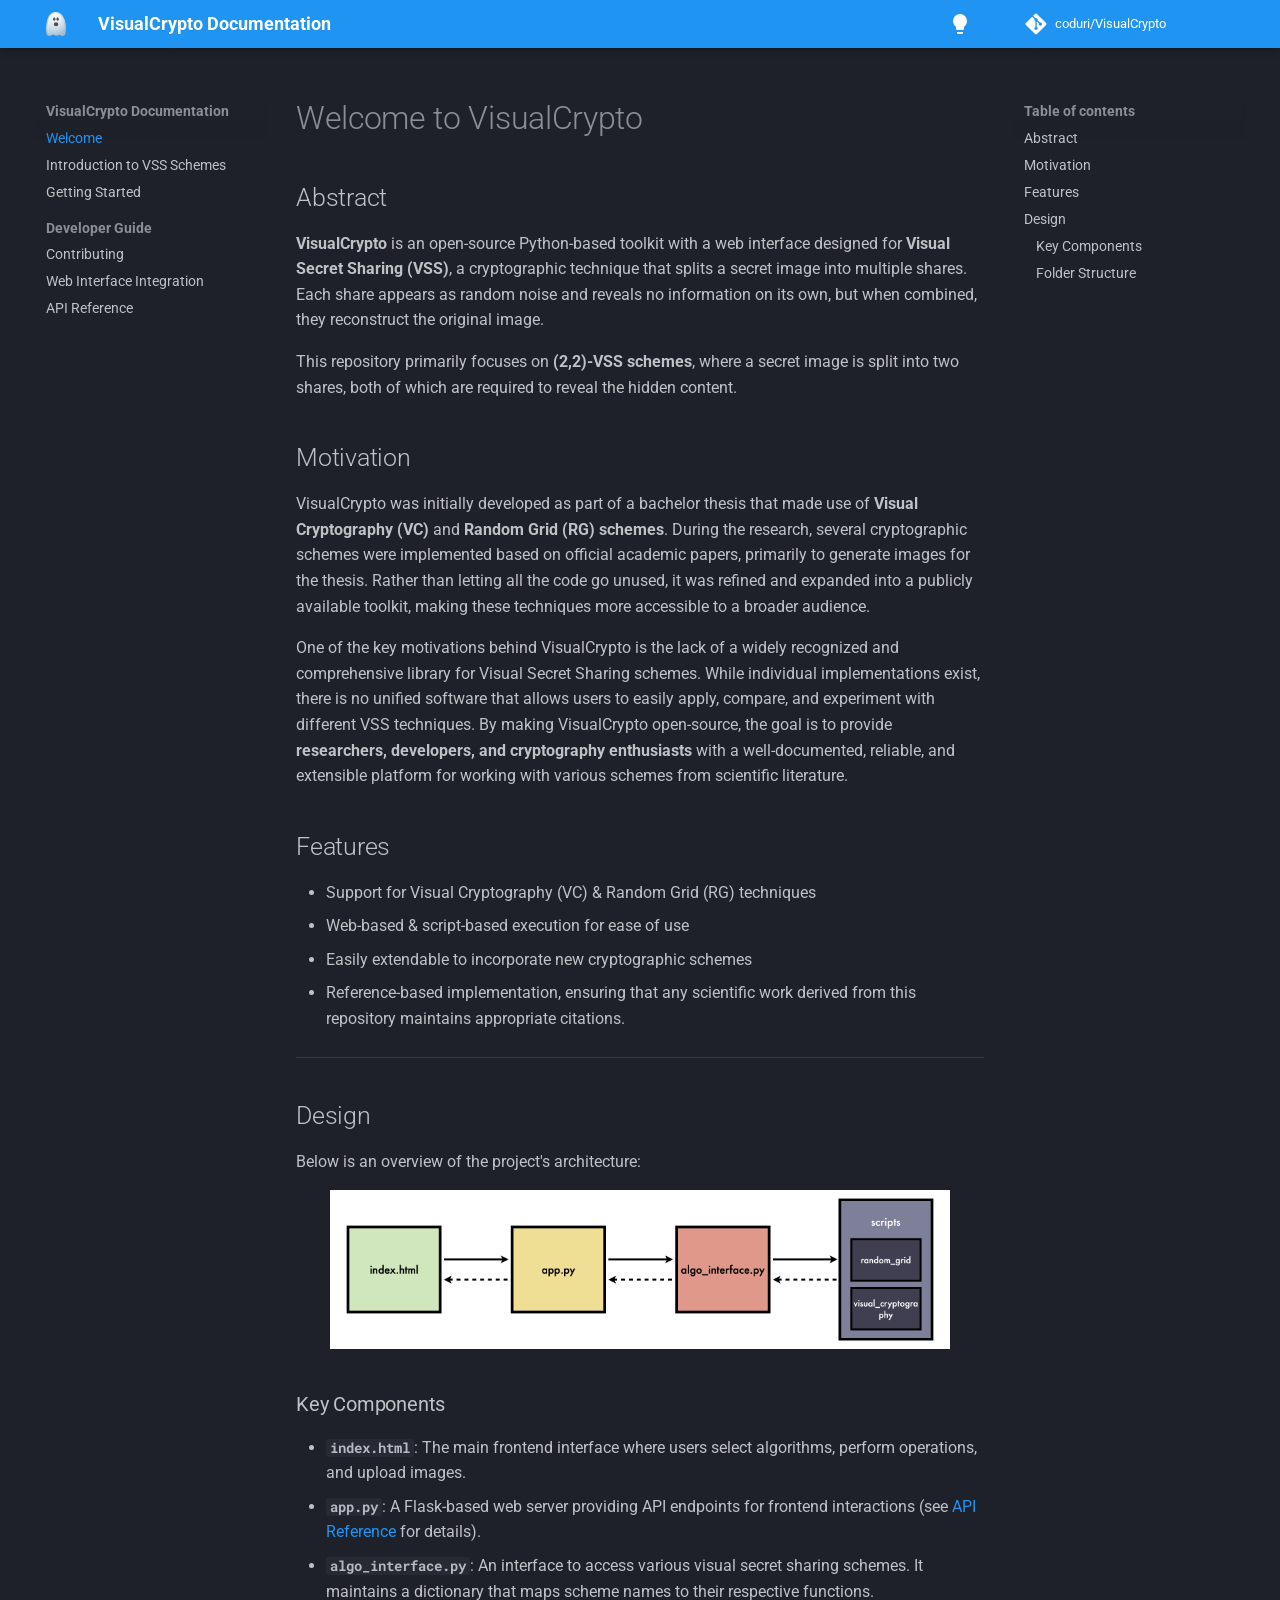
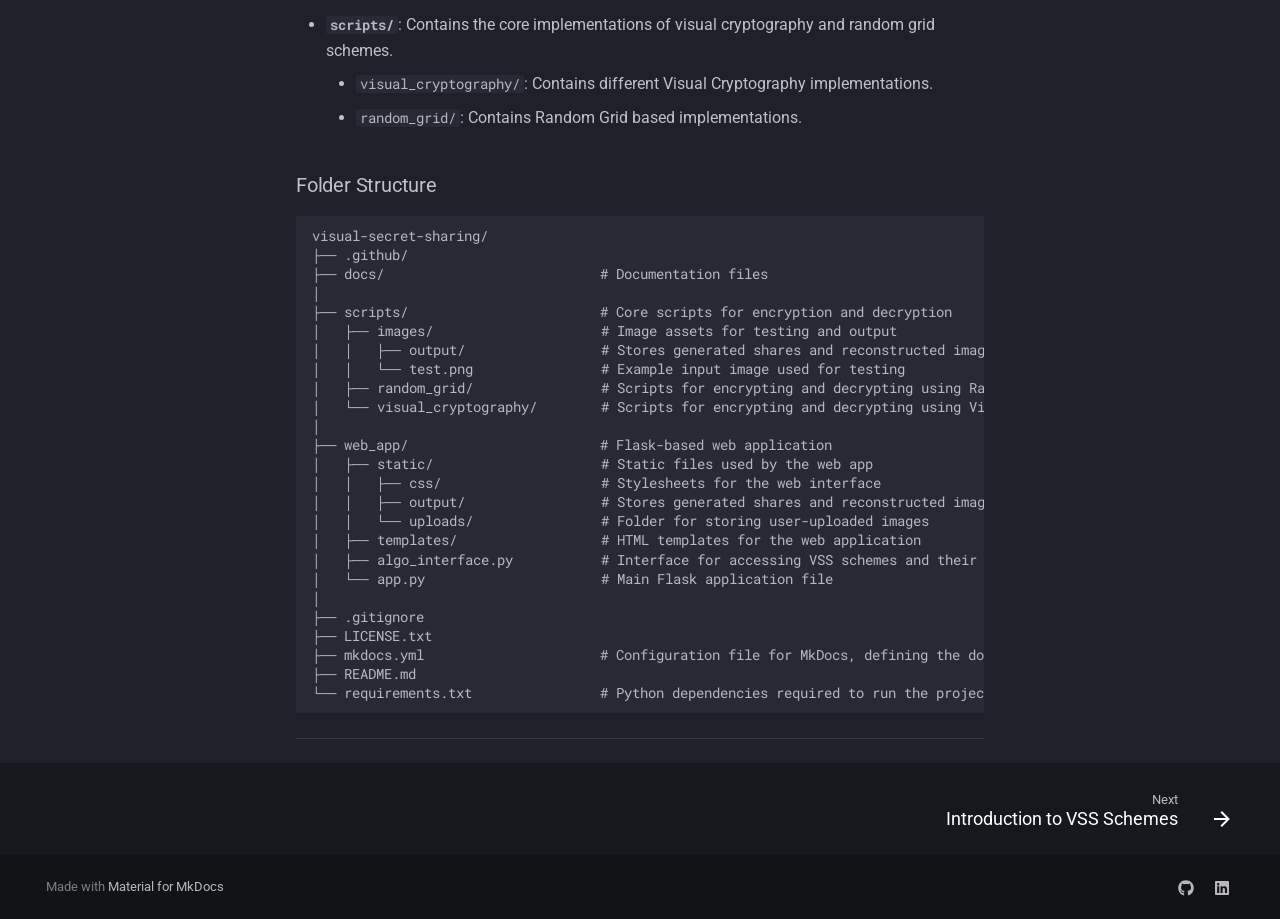
<file: index.html>
<!doctype html>
<html lang="en" class="no-js">
  <head>
    
      <meta charset="utf-8">
      <meta name="viewport" content="width=device-width,initial-scale=1">
      
        <meta name="description" content="Documentation of VisualCrypto, a repository containing a collection of Visual Cryptography and Random Grid schemes.">
      
      
        <meta name="author" content="Christian Coduri">
      
      
        <link rel="canonical" href="https://coduri.cc/">
      
      
      
        <link rel="next" href="pages/introductionVSS/">
      
      
        
      
      
      <link rel="icon" href="assets/ghost.svg">
      <meta name="generator" content="mkdocs-1.6.1, mkdocs-material-9.7.7">
    
    
      
        <title>VisualCrypto Documentation</title>
      
    
    
      <link rel="stylesheet" href="assets/stylesheets/main.ec1eaa64.min.css">
      
        
        <link rel="stylesheet" href="assets/stylesheets/palette.ab4e12ef.min.css">
      
      


    
    
      
    
    
      
        
        
        <link rel="preconnect" href="https://fonts.gstatic.com" crossorigin>
        <link rel="stylesheet" href="https://fonts.googleapis.com/css?family=Roboto:300,300i,400,400i,700,700i%7CRoboto+Mono:400,400i,700,700i&display=fallback">
        <style>:root{--md-text-font:"Roboto";--md-code-font:"Roboto Mono"}</style>
      
    
    
    <script>__md_scope=new URL(".",location),__md_hash=e=>[...e].reduce(((e,_)=>(e<<5)-e+_.charCodeAt(0)),0),__md_get=(e,_=localStorage,t=__md_scope)=>JSON.parse(_.getItem(t.pathname+"."+e)),__md_set=(e,_,t=localStorage,a=__md_scope)=>{try{t.setItem(a.pathname+"."+e,JSON.stringify(_))}catch(e){}}</script>
    
      

    
    
  </head>
  
  
    
    
      
    
    
    
    
    <body dir="ltr" data-md-color-scheme="slate" data-md-color-primary="blue" data-md-color-accent="indigo">
  
    
    <input class="md-toggle" data-md-toggle="drawer" type="checkbox" id="__drawer" autocomplete="off">
    <input class="md-toggle" data-md-toggle="search" type="checkbox" id="__search" autocomplete="off">
    <label class="md-overlay" for="__drawer"></label>
    <div data-md-component="skip">
      
        
        <a href="#welcome-to-visualcrypto" class="md-skip">
          Skip to content
        </a>
      
    </div>
    <div data-md-component="announce">
      
    </div>
    
    
      

  

<header class="md-header md-header--shadow" data-md-component="header">
  <nav class="md-header__inner md-grid" aria-label="Header">
    <a href="." title="VisualCrypto Documentation" class="md-header__button md-logo" aria-label="VisualCrypto Documentation" data-md-component="logo">
      
  <img src="assets/ghost.svg" alt="logo">

    </a>
    <label class="md-header__button md-icon" for="__drawer">
      
      <svg xmlns="http://www.w3.org/2000/svg" viewBox="0 0 24 24"><path d="M3 6h18v2H3zm0 5h18v2H3zm0 5h18v2H3z"/></svg>
    </label>
    <div class="md-header__title" data-md-component="header-title">
      <div class="md-header__ellipsis">
        <div class="md-header__topic">
          <span class="md-ellipsis">
            VisualCrypto Documentation
          </span>
        </div>
        <div class="md-header__topic" data-md-component="header-topic">
          <span class="md-ellipsis">
            
              Welcome
            
          </span>
        </div>
      </div>
    </div>
    
      
        <form class="md-header__option" data-md-component="palette">
  
    
    
    
    <input class="md-option" data-md-color-media="" data-md-color-scheme="slate" data-md-color-primary="blue" data-md-color-accent="indigo"  aria-label="Switch to light mode"  type="radio" name="__palette" id="__palette_0">
    
      <label class="md-header__button md-icon" title="Switch to light mode" for="__palette_1" hidden>
        <svg xmlns="http://www.w3.org/2000/svg" viewBox="0 0 24 24"><path d="M12 2a7 7 0 0 0-7 7c0 2.38 1.19 4.47 3 5.74V17a1 1 0 0 0 1 1h6a1 1 0 0 0 1-1v-2.26c1.81-1.27 3-3.36 3-5.74a7 7 0 0 0-7-7M9 21a1 1 0 0 0 1 1h4a1 1 0 0 0 1-1v-1H9z"/></svg>
      </label>
    
  
    
    
    
    <input class="md-option" data-md-color-media="" data-md-color-scheme="default" data-md-color-primary="blue" data-md-color-accent="indigo"  aria-label="Switch to dark mode"  type="radio" name="__palette" id="__palette_1">
    
      <label class="md-header__button md-icon" title="Switch to dark mode" for="__palette_0" hidden>
        <svg xmlns="http://www.w3.org/2000/svg" viewBox="0 0 24 24"><path d="M12 2a7 7 0 0 1 7 7c0 2.38-1.19 4.47-3 5.74V17a1 1 0 0 1-1 1H9a1 1 0 0 1-1-1v-2.26C6.19 13.47 5 11.38 5 9a7 7 0 0 1 7-7M9 21v-1h6v1a1 1 0 0 1-1 1h-4a1 1 0 0 1-1-1m3-17a5 5 0 0 0-5 5c0 2.05 1.23 3.81 3 4.58V16h4v-2.42c1.77-.77 3-2.53 3-4.58a5 5 0 0 0-5-5"/></svg>
      </label>
    
  
</form>
      
    
    
      <script>var palette=__md_get("__palette");if(palette&&palette.color){if("(prefers-color-scheme)"===palette.color.media){var media=matchMedia("(prefers-color-scheme: light)"),input=document.querySelector(media.matches?"[data-md-color-media='(prefers-color-scheme: light)']":"[data-md-color-media='(prefers-color-scheme: dark)']");palette.color.media=input.getAttribute("data-md-color-media"),palette.color.scheme=input.getAttribute("data-md-color-scheme"),palette.color.primary=input.getAttribute("data-md-color-primary"),palette.color.accent=input.getAttribute("data-md-color-accent")}for(var[key,value]of Object.entries(palette.color))document.body.setAttribute("data-md-color-"+key,value)}</script>
    
    
    
    
      <div class="md-header__source">
        <a href="https://github.com/coduri/VisualCrypto" title="Go to repository" class="md-source" data-md-component="source">
  <div class="md-source__icon md-icon">
    
    <svg xmlns="http://www.w3.org/2000/svg" viewBox="0 0 448 512"><!--! Font Awesome Free 7.1.0 by @fontawesome - https://fontawesome.com License - https://fontawesome.com/license/free (Icons: CC BY 4.0, Fonts: SIL OFL 1.1, Code: MIT License) Copyright 2025 Fonticons, Inc.--><path d="M439.6 236.1 244 40.5c-5.4-5.5-12.8-8.5-20.4-8.5s-15 3-20.4 8.4L162.5 81l51.5 51.5c27.1-9.1 52.7 16.8 43.4 43.7l49.7 49.7c34.2-11.8 61.2 31 35.5 56.7-26.5 26.5-70.2-2.9-56-37.3L240.3 199v121.9c25.3 12.5 22.3 41.8 9.1 55-6.4 6.4-15.2 10.1-24.3 10.1s-17.8-3.6-24.3-10.1c-17.6-17.6-11.1-46.9 11.2-56v-123c-20.8-8.5-24.6-30.7-18.6-45L142.6 101 8.5 235.1C3 240.6 0 247.9 0 255.5s3 15 8.5 20.4l195.6 195.7c5.4 5.4 12.7 8.4 20.4 8.4s15-3 20.4-8.4l194.7-194.7c5.4-5.4 8.4-12.8 8.4-20.4s-3-15-8.4-20.4"/></svg>
  </div>
  <div class="md-source__repository">
    coduri/VisualCrypto
  </div>
</a>
      </div>
    
  </nav>
  
</header>
    
    <div class="md-container" data-md-component="container">
      
      
        
          
        
      
      <main class="md-main" data-md-component="main">
        <div class="md-main__inner md-grid">
          
            
              
              <div class="md-sidebar md-sidebar--primary" data-md-component="sidebar" data-md-type="navigation" >
                <div class="md-sidebar__scrollwrap">
                  <div class="md-sidebar__inner">
                    



<nav class="md-nav md-nav--primary" aria-label="Navigation" data-md-level="0">
  <label class="md-nav__title" for="__drawer">
    <a href="." title="VisualCrypto Documentation" class="md-nav__button md-logo" aria-label="VisualCrypto Documentation" data-md-component="logo">
      
  <img src="assets/ghost.svg" alt="logo">

    </a>
    VisualCrypto Documentation
  </label>
  
    <div class="md-nav__source">
      <a href="https://github.com/coduri/VisualCrypto" title="Go to repository" class="md-source" data-md-component="source">
  <div class="md-source__icon md-icon">
    
    <svg xmlns="http://www.w3.org/2000/svg" viewBox="0 0 448 512"><!--! Font Awesome Free 7.1.0 by @fontawesome - https://fontawesome.com License - https://fontawesome.com/license/free (Icons: CC BY 4.0, Fonts: SIL OFL 1.1, Code: MIT License) Copyright 2025 Fonticons, Inc.--><path d="M439.6 236.1 244 40.5c-5.4-5.5-12.8-8.5-20.4-8.5s-15 3-20.4 8.4L162.5 81l51.5 51.5c27.1-9.1 52.7 16.8 43.4 43.7l49.7 49.7c34.2-11.8 61.2 31 35.5 56.7-26.5 26.5-70.2-2.9-56-37.3L240.3 199v121.9c25.3 12.5 22.3 41.8 9.1 55-6.4 6.4-15.2 10.1-24.3 10.1s-17.8-3.6-24.3-10.1c-17.6-17.6-11.1-46.9 11.2-56v-123c-20.8-8.5-24.6-30.7-18.6-45L142.6 101 8.5 235.1C3 240.6 0 247.9 0 255.5s3 15 8.5 20.4l195.6 195.7c5.4 5.4 12.7 8.4 20.4 8.4s15-3 20.4-8.4l194.7-194.7c5.4-5.4 8.4-12.8 8.4-20.4s-3-15-8.4-20.4"/></svg>
  </div>
  <div class="md-source__repository">
    coduri/VisualCrypto
  </div>
</a>
    </div>
  
  <ul class="md-nav__list" data-md-scrollfix>
    
      
      
  
  
    
  
  
  
    <li class="md-nav__item md-nav__item--active">
      
      <input class="md-nav__toggle md-toggle" type="checkbox" id="__toc">
      
      
        
      
      
        <label class="md-nav__link md-nav__link--active" for="__toc">
          
  
  
  <span class="md-ellipsis">
    
  
    Welcome
  

    
  </span>
  
  

          <span class="md-nav__icon md-icon"></span>
        </label>
      
      <a href="." class="md-nav__link md-nav__link--active">
        
  
  
  <span class="md-ellipsis">
    
  
    Welcome
  

    
  </span>
  
  

      </a>
      
        

<nav class="md-nav md-nav--secondary" aria-label="Table of contents">
  
  
  
    
  
  
    <label class="md-nav__title" for="__toc">
      <span class="md-nav__icon md-icon"></span>
      Table of contents
    </label>
    <ul class="md-nav__list" data-md-component="toc" data-md-scrollfix>
      
        <li class="md-nav__item">
  <a href="#abstract" class="md-nav__link">
    <span class="md-ellipsis">
      
        Abstract
      
    </span>
  </a>
  
</li>
      
        <li class="md-nav__item">
  <a href="#motivation" class="md-nav__link">
    <span class="md-ellipsis">
      
        Motivation
      
    </span>
  </a>
  
</li>
      
        <li class="md-nav__item">
  <a href="#features" class="md-nav__link">
    <span class="md-ellipsis">
      
        Features
      
    </span>
  </a>
  
</li>
      
        <li class="md-nav__item">
  <a href="#design" class="md-nav__link">
    <span class="md-ellipsis">
      
        Design
      
    </span>
  </a>
  
    <nav class="md-nav" aria-label="Design">
      <ul class="md-nav__list">
        
          <li class="md-nav__item">
  <a href="#key-components" class="md-nav__link">
    <span class="md-ellipsis">
      
        Key Components
      
    </span>
  </a>
  
</li>
        
          <li class="md-nav__item">
  <a href="#folder-structure" class="md-nav__link">
    <span class="md-ellipsis">
      
        Folder Structure
      
    </span>
  </a>
  
</li>
        
      </ul>
    </nav>
  
</li>
      
    </ul>
  
</nav>
      
    </li>
  

    
      
      
  
  
  
  
    <li class="md-nav__item">
      <a href="pages/introductionVSS/" class="md-nav__link">
        
  
  
  <span class="md-ellipsis">
    
  
    Introduction to VSS Schemes
  

    
  </span>
  
  

      </a>
    </li>
  

    
      
      
  
  
  
  
    <li class="md-nav__item">
      <a href="pages/getting_started/" class="md-nav__link">
        
  
  
  <span class="md-ellipsis">
    
  
    Getting Started
  

    
  </span>
  
  

      </a>
    </li>
  

    
      
      
  
  
  
  
    
    
    
    
      
        
        
      
    
    
    <li class="md-nav__item md-nav__item--section md-nav__item--nested">
      
        
        
        <input class="md-nav__toggle md-toggle " type="checkbox" id="__nav_4" >
        
          
          <label class="md-nav__link" for="__nav_4" id="__nav_4_label" tabindex="">
            
  
  
  <span class="md-ellipsis">
    
  
    Developer Guide
  

    
  </span>
  
  

            <span class="md-nav__icon md-icon"></span>
          </label>
        
        <nav class="md-nav" data-md-level="1" aria-labelledby="__nav_4_label" aria-expanded="false">
          <label class="md-nav__title" for="__nav_4">
            <span class="md-nav__icon md-icon"></span>
            
  
    Developer Guide
  

          </label>
          <ul class="md-nav__list" data-md-scrollfix>
            
              
                
  
  
  
  
    <li class="md-nav__item">
      <a href="pages/contributing/" class="md-nav__link">
        
  
  
  <span class="md-ellipsis">
    
  
    Contributing
  

    
  </span>
  
  

      </a>
    </li>
  

              
            
              
                
  
  
  
  
    <li class="md-nav__item">
      <a href="pages/web_interface_integration/" class="md-nav__link">
        
  
  
  <span class="md-ellipsis">
    
  
    Web Interface Integration
  

    
  </span>
  
  

      </a>
    </li>
  

              
            
              
                
  
  
  
  
    <li class="md-nav__item">
      <a href="pages/api_reference/" class="md-nav__link">
        
  
  
  <span class="md-ellipsis">
    
  
    API Reference
  

    
  </span>
  
  

      </a>
    </li>
  

              
            
          </ul>
        </nav>
      
    </li>
  

    
  </ul>
</nav>
                  </div>
                </div>
              </div>
            
            
              
              <div class="md-sidebar md-sidebar--secondary" data-md-component="sidebar" data-md-type="toc" >
                <div class="md-sidebar__scrollwrap">
                  <div class="md-sidebar__inner">
                    

<nav class="md-nav md-nav--secondary" aria-label="Table of contents">
  
  
  
    
  
  
    <label class="md-nav__title" for="__toc">
      <span class="md-nav__icon md-icon"></span>
      Table of contents
    </label>
    <ul class="md-nav__list" data-md-component="toc" data-md-scrollfix>
      
        <li class="md-nav__item">
  <a href="#abstract" class="md-nav__link">
    <span class="md-ellipsis">
      
        Abstract
      
    </span>
  </a>
  
</li>
      
        <li class="md-nav__item">
  <a href="#motivation" class="md-nav__link">
    <span class="md-ellipsis">
      
        Motivation
      
    </span>
  </a>
  
</li>
      
        <li class="md-nav__item">
  <a href="#features" class="md-nav__link">
    <span class="md-ellipsis">
      
        Features
      
    </span>
  </a>
  
</li>
      
        <li class="md-nav__item">
  <a href="#design" class="md-nav__link">
    <span class="md-ellipsis">
      
        Design
      
    </span>
  </a>
  
    <nav class="md-nav" aria-label="Design">
      <ul class="md-nav__list">
        
          <li class="md-nav__item">
  <a href="#key-components" class="md-nav__link">
    <span class="md-ellipsis">
      
        Key Components
      
    </span>
  </a>
  
</li>
        
          <li class="md-nav__item">
  <a href="#folder-structure" class="md-nav__link">
    <span class="md-ellipsis">
      
        Folder Structure
      
    </span>
  </a>
  
</li>
        
      </ul>
    </nav>
  
</li>
      
    </ul>
  
</nav>
                  </div>
                </div>
              </div>
            
          
          
            <div class="md-content" data-md-component="content">
              
              <article class="md-content__inner md-typeset">
                
                  


  
  


<h1 id="welcome-to-visualcrypto">Welcome to VisualCrypto</h1>
<h2 id="abstract">Abstract</h2>
<p><strong>VisualCrypto</strong> is an open-source Python-based toolkit with a web interface designed for <strong>Visual Secret Sharing (VSS)</strong>, a cryptographic technique that splits a secret image into multiple shares. Each share appears as random noise and reveals no information on its own, but when combined, they reconstruct the original image.</p>
<p>This repository primarily focuses on <strong>(2,2)-VSS schemes</strong>, where a secret image is split into two shares, both of which are required to reveal the hidden content.</p>
<h2 id="motivation">Motivation</h2>
<p>VisualCrypto was initially developed as part of a bachelor thesis that made use of <strong>Visual Cryptography (VC)</strong> and <strong>Random Grid (RG) schemes</strong>. During the research, several cryptographic schemes were implemented based on official academic papers, primarily to generate images for the thesis. Rather than letting all the code go unused, it was refined and expanded into a publicly available toolkit, making these techniques more accessible to a broader audience.  </p>
<p>One of the key motivations behind VisualCrypto is the lack of a widely recognized and comprehensive library for Visual Secret Sharing schemes. While individual implementations exist, there is no unified software that allows users to easily apply, compare, and experiment with different VSS techniques. By making VisualCrypto open-source, the goal is to provide <strong>researchers, developers, and cryptography enthusiasts</strong> with a well-documented, reliable, and extensible platform for working with various schemes from scientific literature.</p>
<h2 id="features">Features</h2>
<ul>
<li>Support for Visual Cryptography (VC) &amp; Random Grid (RG) techniques</li>
<li>Web-based &amp; script-based execution for ease of use</li>
<li>Easily extendable to incorporate new cryptographic schemes</li>
<li>Reference-based implementation, ensuring that any scientific work derived from this repository maintains appropriate citations.</li>
</ul>
<hr />
<h2 id="design">Design</h2>
<p>Below is an overview of the project's architecture:</p>
<div align="center">
    <img src="assets/design.png" alt="Project Structure" width="90%"> 
</div>

<h3 id="key-components">Key Components</h3>
<ul>
<li><strong><code>index.html</code></strong>: The main frontend interface where users select algorithms, perform operations, and upload images.</li>
<li><strong><code>app.py</code></strong>: A Flask-based web server providing API endpoints for frontend interactions (see <a href="pages/api_reference/">API Reference</a> for details).</li>
<li><strong><code>algo_interface.py</code></strong>: An interface to access various visual secret sharing schemes. It maintains a dictionary that maps scheme names to their respective functions.</li>
<li><strong><code>scripts/</code></strong>: Contains the core implementations of visual cryptography and random grid schemes.<ul>
<li><code>visual_cryptography/</code>: Contains different Visual Cryptography implementations.</li>
<li><code>random_grid/</code>: Contains Random Grid based implementations.</li>
</ul>
</li>
</ul>
<h3 id="folder-structure">Folder Structure</h3>
<div class="highlight"><pre><span></span><code>visual-secret-sharing/
├── .github/
├── docs/                           # Documentation files
│
├── scripts/                        # Core scripts for encryption and decryption
│   ├── images/                     # Image assets for testing and output
│   │   ├── output/                 # Stores generated shares and reconstructed images (when using CLI)
│   │   └── test.png                # Example input image used for testing
│   ├── random_grid/                # Scripts for encrypting and decrypting using Random Grid schemes
│   └── visual_cryptography/        # Scripts for encrypting and decrypting using Visual Cryptography schemes
│
├── web_app/                        # Flask-based web application
│   ├── static/                     # Static files used by the web app
│   │   ├── css/                    # Stylesheets for the web interface
│   │   ├── output/                 # Stores generated shares and reconstructed images (when using GUI)
│   │   └── uploads/                # Folder for storing user-uploaded images
│   ├── templates/                  # HTML templates for the web application
│   ├── algo_interface.py           # Interface for accessing VSS schemes and their corresponding functions
│   └── app.py                      # Main Flask application file
│
├── .gitignore
├── LICENSE.txt
├── mkdocs.yml                      # Configuration file for MkDocs, defining the documentation structure
├── README.md
└── requirements.txt                # Python dependencies required to run the project
</code></pre></div>
<hr />












                
              </article>
            </div>
          
          
<script>var target=document.getElementById(location.hash.slice(1));target&&target.name&&(target.checked=target.name.startsWith("__tabbed_"))</script>
        </div>
        
      </main>
      
        <footer class="md-footer">
  
    
      
      <nav class="md-footer__inner md-grid" aria-label="Footer" >
        
        
          
          <a href="pages/introductionVSS/" class="md-footer__link md-footer__link--next" aria-label="Next: Introduction to VSS Schemes">
            <div class="md-footer__title">
              <span class="md-footer__direction">
                Next
              </span>
              <div class="md-ellipsis">
                Introduction to VSS Schemes
              </div>
            </div>
            <div class="md-footer__button md-icon">
              
              <svg xmlns="http://www.w3.org/2000/svg" viewBox="0 0 24 24"><path d="M4 11v2h12l-5.5 5.5 1.42 1.42L19.84 12l-7.92-7.92L10.5 5.5 16 11z"/></svg>
            </div>
          </a>
        
      </nav>
    
  
  <div class="md-footer-meta md-typeset">
    <div class="md-footer-meta__inner md-grid">
      <div class="md-copyright">
  
  
    Made with
    <a href="https://squidfunk.github.io/mkdocs-material/" target="_blank" rel="noopener">
      Material for MkDocs
    </a>
  
</div>
      
        
<div class="md-social">
  
    
    
    
    
      
      
    
    <a href="https://github.com/coduri" target="_blank" rel="noopener" title="github.com" class="md-social__link">
      <svg xmlns="http://www.w3.org/2000/svg" viewBox="0 0 512 512"><!--! Font Awesome Free 7.1.0 by @fontawesome - https://fontawesome.com License - https://fontawesome.com/license/free (Icons: CC BY 4.0, Fonts: SIL OFL 1.1, Code: MIT License) Copyright 2025 Fonticons, Inc.--><path d="M173.9 397.4c0 2-2.3 3.6-5.2 3.6-3.3.3-5.6-1.3-5.6-3.6 0-2 2.3-3.6 5.2-3.6 3-.3 5.6 1.3 5.6 3.6m-31.1-4.5c-.7 2 1.3 4.3 4.3 4.9 2.6 1 5.6 0 6.2-2s-1.3-4.3-4.3-5.2c-2.6-.7-5.5.3-6.2 2.3m44.2-1.7c-2.9.7-4.9 2.6-4.6 4.9.3 2 2.9 3.3 5.9 2.6 2.9-.7 4.9-2.6 4.6-4.6-.3-1.9-3-3.2-5.9-2.9M252.8 8C114.1 8 8 113.3 8 252c0 110.9 69.8 205.8 169.5 239.2 12.8 2.3 17.3-5.6 17.3-12.1 0-6.2-.3-40.4-.3-61.4 0 0-70 15-84.7-29.8 0 0-11.4-29.1-27.8-36.6 0 0-22.9-15.7 1.6-15.4 0 0 24.9 2 38.6 25.8 21.9 38.6 58.6 27.5 72.9 20.9 2.3-16 8.8-27.1 16-33.7-55.9-6.2-112.3-14.3-112.3-110.5 0-27.5 7.6-41.3 23.6-58.9-2.6-6.5-11.1-33.3 2.6-67.9 20.9-6.5 69 27 69 27 20-5.6 41.5-8.5 62.8-8.5s42.8 2.9 62.8 8.5c0 0 48.1-33.6 69-27 13.7 34.7 5.2 61.4 2.6 67.9 16 17.7 25.8 31.5 25.8 58.9 0 96.5-58.9 104.2-114.8 110.5 9.2 7.9 17 22.9 17 46.4 0 33.7-.3 75.4-.3 83.6 0 6.5 4.6 14.4 17.3 12.1C436.2 457.8 504 362.9 504 252 504 113.3 391.5 8 252.8 8M105.2 352.9c-1.3 1-1 3.3.7 5.2 1.6 1.6 3.9 2.3 5.2 1 1.3-1 1-3.3-.7-5.2-1.6-1.6-3.9-2.3-5.2-1m-10.8-8.1c-.7 1.3.3 2.9 2.3 3.9 1.6 1 3.6.7 4.3-.7.7-1.3-.3-2.9-2.3-3.9-2-.6-3.6-.3-4.3.7m32.4 35.6c-1.6 1.3-1 4.3 1.3 6.2 2.3 2.3 5.2 2.6 6.5 1 1.3-1.3.7-4.3-1.3-6.2-2.2-2.3-5.2-2.6-6.5-1m-11.4-14.7c-1.6 1-1.6 3.6 0 5.9s4.3 3.3 5.6 2.3c1.6-1.3 1.6-3.9 0-6.2-1.4-2.3-4-3.3-5.6-2"/></svg>
    </a>
  
    
    
    
    
      
      
    
    <a href="https://www.linkedin.com/in/christiancoduri/" target="_blank" rel="noopener" title="www.linkedin.com" class="md-social__link">
      <svg xmlns="http://www.w3.org/2000/svg" viewBox="0 0 448 512"><!--! Font Awesome Free 7.1.0 by @fontawesome - https://fontawesome.com License - https://fontawesome.com/license/free (Icons: CC BY 4.0, Fonts: SIL OFL 1.1, Code: MIT License) Copyright 2025 Fonticons, Inc.--><path d="M416 32H31.9C14.3 32 0 46.5 0 64.3v383.4C0 465.5 14.3 480 31.9 480H416c17.6 0 32-14.5 32-32.3V64.3c0-17.8-14.4-32.3-32-32.3M135.4 416H69V202.2h66.5V416zM102.2 96a38.5 38.5 0 1 1 0 77 38.5 38.5 0 1 1 0-77m282.1 320h-66.4V312c0-24.8-.5-56.7-34.5-56.7-34.6 0-39.9 27-39.9 54.9V416h-66.4V202.2h63.7v29.2h.9c8.9-16.8 30.6-34.5 62.9-34.5 67.2 0 79.7 44.3 79.7 101.9z"/></svg>
    </a>
  
</div>
      
    </div>
  </div>
</footer>
      
    </div>
    <div class="md-dialog" data-md-component="dialog">
      <div class="md-dialog__inner md-typeset"></div>
    </div>
    
    
    
      
      
      <script id="__config" type="application/json">{"annotate": null, "base": ".", "features": ["navigation.instant", "navigation.sections", "navigation.instant.prefetch", "navigation.footer"], "search": "assets/javascripts/workers/search.2c215733.min.js", "tags": null, "translations": {"clipboard.copied": "Copied to clipboard", "clipboard.copy": "Copy to clipboard", "search.result.more.one": "1 more on this page", "search.result.more.other": "# more on this page", "search.result.none": "No matching documents", "search.result.one": "1 matching document", "search.result.other": "# matching documents", "search.result.placeholder": "Type to start searching", "search.result.term.missing": "Missing", "select.version": "Select version"}, "version": null}</script>
    
    
      <script src="assets/javascripts/bundle.d7400e89.min.js"></script>
      
    
  </body>
</html>
</file>
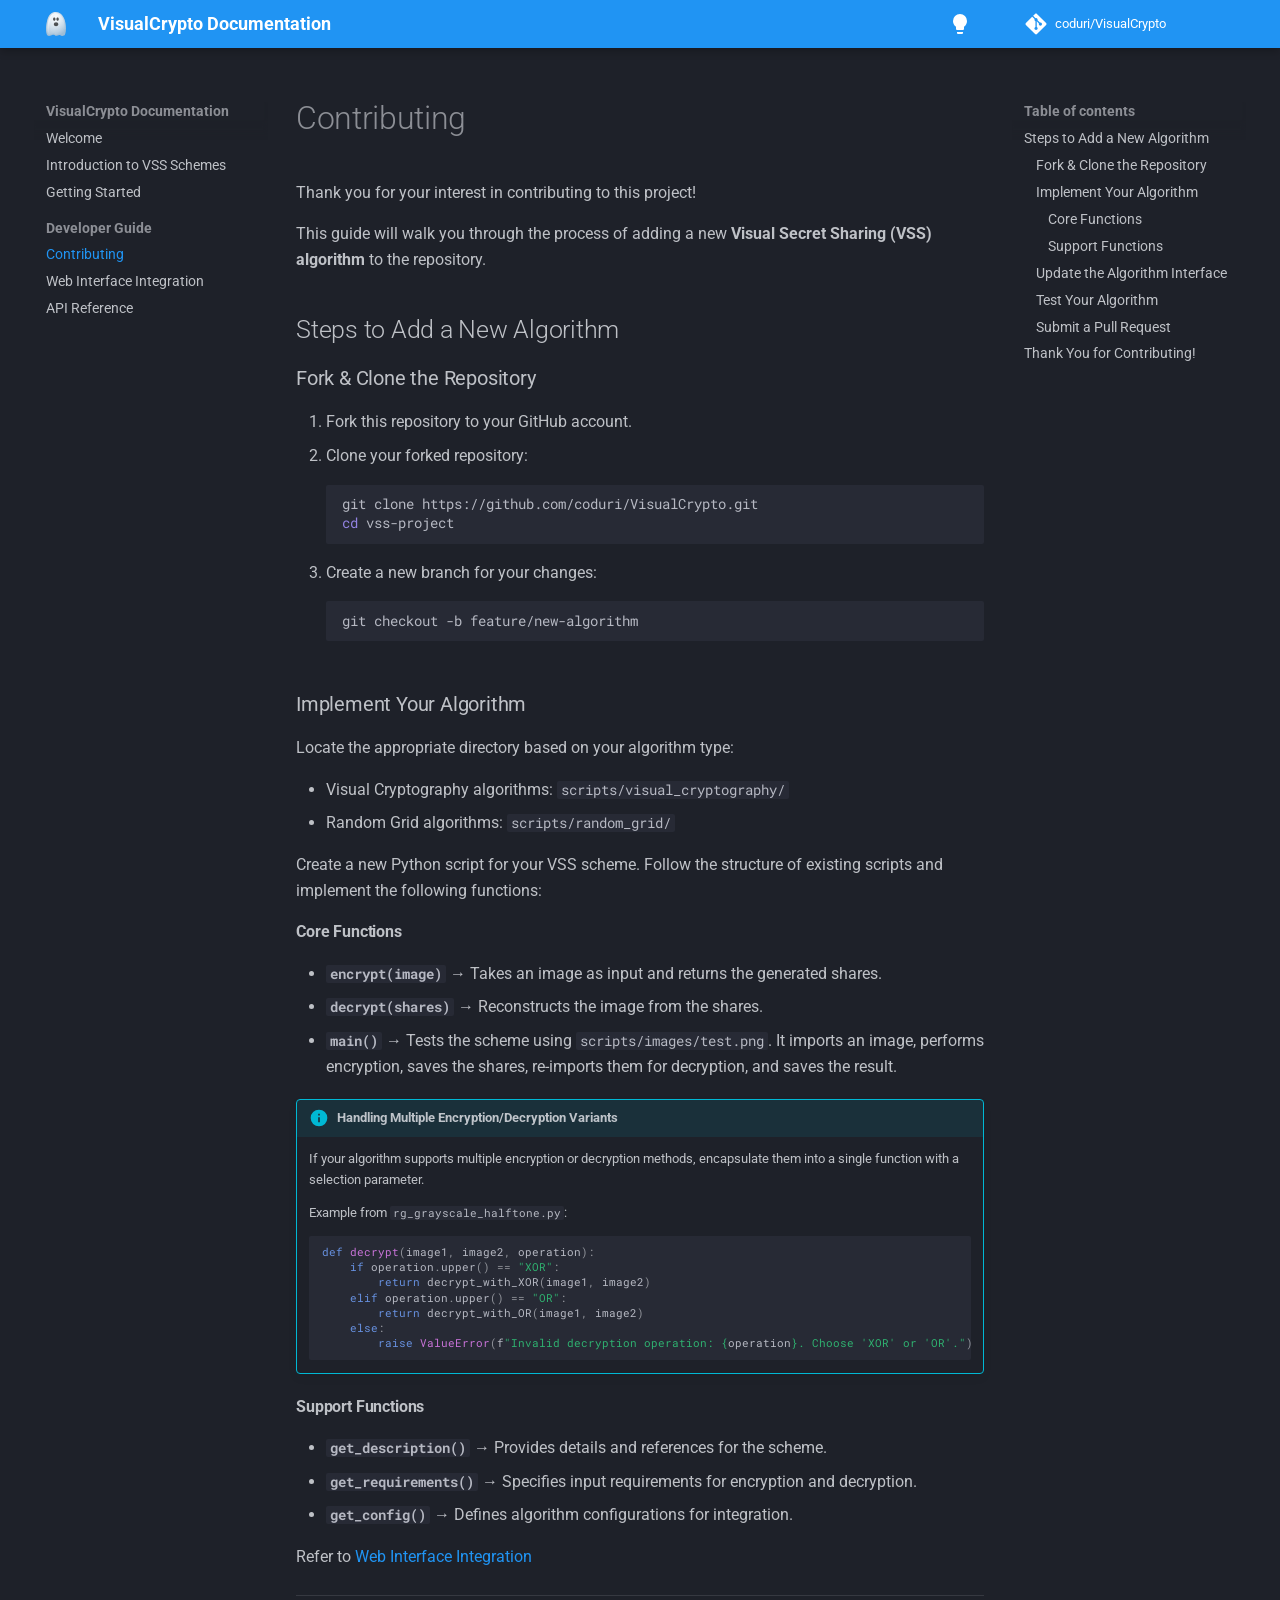
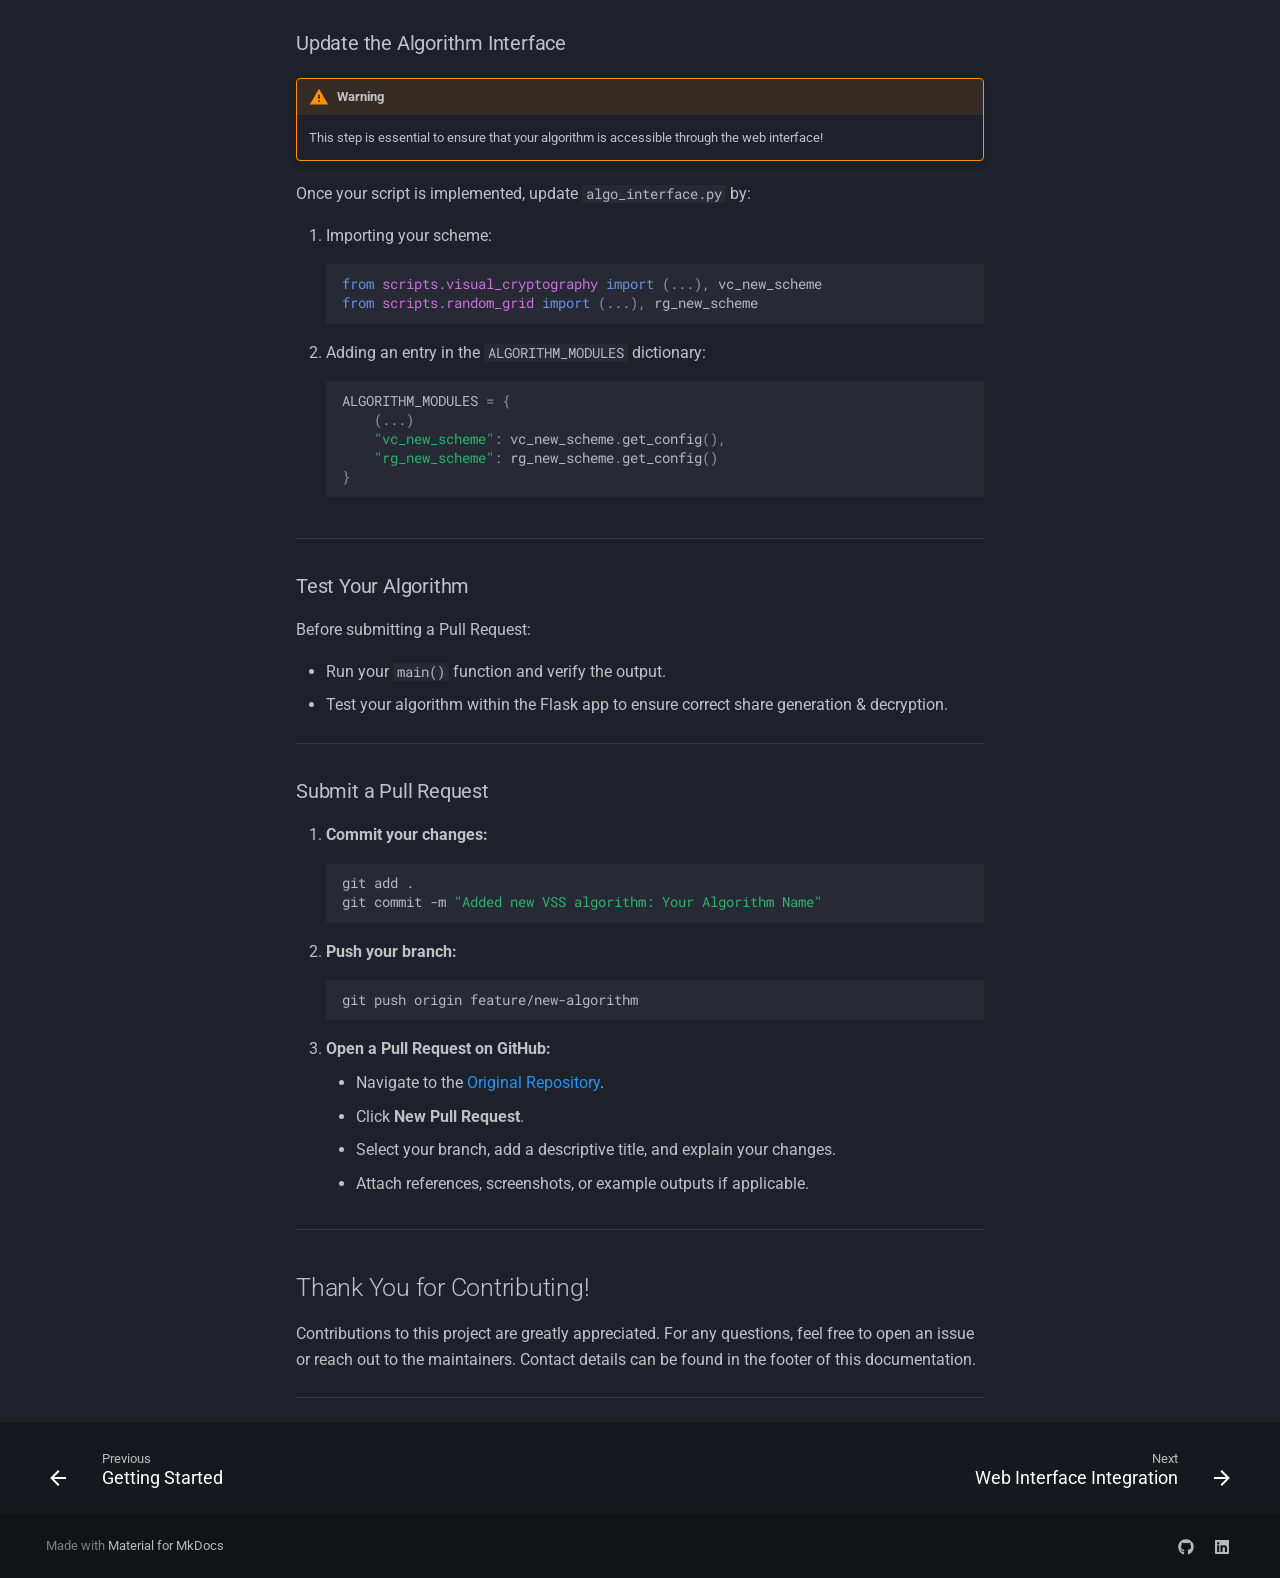
<file: pages/contributing/index.html>
<!doctype html>
<html lang="en" class="no-js">
  <head>
    
      <meta charset="utf-8">
      <meta name="viewport" content="width=device-width,initial-scale=1">
      
        <meta name="description" content="Documentation of VisualCrypto, a repository containing a collection of Visual Cryptography and Random Grid schemes.">
      
      
        <meta name="author" content="Christian Coduri">
      
      
        <link rel="canonical" href="https://coduri.cc/pages/contributing/">
      
      
        <link rel="prev" href="../getting_started/">
      
      
        <link rel="next" href="../web_interface_integration/">
      
      
        
      
      
      <link rel="icon" href="../../assets/ghost.svg">
      <meta name="generator" content="mkdocs-1.6.1, mkdocs-material-9.7.7">
    
    
      
        <title>Contributing - VisualCrypto Documentation</title>
      
    
    
      <link rel="stylesheet" href="../../assets/stylesheets/main.ec1eaa64.min.css">
      
        
        <link rel="stylesheet" href="../../assets/stylesheets/palette.ab4e12ef.min.css">
      
      


    
    
      
    
    
      
        
        
        <link rel="preconnect" href="https://fonts.gstatic.com" crossorigin>
        <link rel="stylesheet" href="https://fonts.googleapis.com/css?family=Roboto:300,300i,400,400i,700,700i%7CRoboto+Mono:400,400i,700,700i&display=fallback">
        <style>:root{--md-text-font:"Roboto";--md-code-font:"Roboto Mono"}</style>
      
    
    
    <script>__md_scope=new URL("../..",location),__md_hash=e=>[...e].reduce(((e,_)=>(e<<5)-e+_.charCodeAt(0)),0),__md_get=(e,_=localStorage,t=__md_scope)=>JSON.parse(_.getItem(t.pathname+"."+e)),__md_set=(e,_,t=localStorage,a=__md_scope)=>{try{t.setItem(a.pathname+"."+e,JSON.stringify(_))}catch(e){}}</script>
    
      

    
    
  </head>
  
  
    
    
      
    
    
    
    
    <body dir="ltr" data-md-color-scheme="slate" data-md-color-primary="blue" data-md-color-accent="indigo">
  
    
    <input class="md-toggle" data-md-toggle="drawer" type="checkbox" id="__drawer" autocomplete="off">
    <input class="md-toggle" data-md-toggle="search" type="checkbox" id="__search" autocomplete="off">
    <label class="md-overlay" for="__drawer"></label>
    <div data-md-component="skip">
      
        
        <a href="#contributing" class="md-skip">
          Skip to content
        </a>
      
    </div>
    <div data-md-component="announce">
      
    </div>
    
    
      

  

<header class="md-header md-header--shadow" data-md-component="header">
  <nav class="md-header__inner md-grid" aria-label="Header">
    <a href="../.." title="VisualCrypto Documentation" class="md-header__button md-logo" aria-label="VisualCrypto Documentation" data-md-component="logo">
      
  <img src="../../assets/ghost.svg" alt="logo">

    </a>
    <label class="md-header__button md-icon" for="__drawer">
      
      <svg xmlns="http://www.w3.org/2000/svg" viewBox="0 0 24 24"><path d="M3 6h18v2H3zm0 5h18v2H3zm0 5h18v2H3z"/></svg>
    </label>
    <div class="md-header__title" data-md-component="header-title">
      <div class="md-header__ellipsis">
        <div class="md-header__topic">
          <span class="md-ellipsis">
            VisualCrypto Documentation
          </span>
        </div>
        <div class="md-header__topic" data-md-component="header-topic">
          <span class="md-ellipsis">
            
              Contributing
            
          </span>
        </div>
      </div>
    </div>
    
      
        <form class="md-header__option" data-md-component="palette">
  
    
    
    
    <input class="md-option" data-md-color-media="" data-md-color-scheme="slate" data-md-color-primary="blue" data-md-color-accent="indigo"  aria-label="Switch to light mode"  type="radio" name="__palette" id="__palette_0">
    
      <label class="md-header__button md-icon" title="Switch to light mode" for="__palette_1" hidden>
        <svg xmlns="http://www.w3.org/2000/svg" viewBox="0 0 24 24"><path d="M12 2a7 7 0 0 0-7 7c0 2.38 1.19 4.47 3 5.74V17a1 1 0 0 0 1 1h6a1 1 0 0 0 1-1v-2.26c1.81-1.27 3-3.36 3-5.74a7 7 0 0 0-7-7M9 21a1 1 0 0 0 1 1h4a1 1 0 0 0 1-1v-1H9z"/></svg>
      </label>
    
  
    
    
    
    <input class="md-option" data-md-color-media="" data-md-color-scheme="default" data-md-color-primary="blue" data-md-color-accent="indigo"  aria-label="Switch to dark mode"  type="radio" name="__palette" id="__palette_1">
    
      <label class="md-header__button md-icon" title="Switch to dark mode" for="__palette_0" hidden>
        <svg xmlns="http://www.w3.org/2000/svg" viewBox="0 0 24 24"><path d="M12 2a7 7 0 0 1 7 7c0 2.38-1.19 4.47-3 5.74V17a1 1 0 0 1-1 1H9a1 1 0 0 1-1-1v-2.26C6.19 13.47 5 11.38 5 9a7 7 0 0 1 7-7M9 21v-1h6v1a1 1 0 0 1-1 1h-4a1 1 0 0 1-1-1m3-17a5 5 0 0 0-5 5c0 2.05 1.23 3.81 3 4.58V16h4v-2.42c1.77-.77 3-2.53 3-4.58a5 5 0 0 0-5-5"/></svg>
      </label>
    
  
</form>
      
    
    
      <script>var palette=__md_get("__palette");if(palette&&palette.color){if("(prefers-color-scheme)"===palette.color.media){var media=matchMedia("(prefers-color-scheme: light)"),input=document.querySelector(media.matches?"[data-md-color-media='(prefers-color-scheme: light)']":"[data-md-color-media='(prefers-color-scheme: dark)']");palette.color.media=input.getAttribute("data-md-color-media"),palette.color.scheme=input.getAttribute("data-md-color-scheme"),palette.color.primary=input.getAttribute("data-md-color-primary"),palette.color.accent=input.getAttribute("data-md-color-accent")}for(var[key,value]of Object.entries(palette.color))document.body.setAttribute("data-md-color-"+key,value)}</script>
    
    
    
    
      <div class="md-header__source">
        <a href="https://github.com/coduri/VisualCrypto" title="Go to repository" class="md-source" data-md-component="source">
  <div class="md-source__icon md-icon">
    
    <svg xmlns="http://www.w3.org/2000/svg" viewBox="0 0 448 512"><!--! Font Awesome Free 7.1.0 by @fontawesome - https://fontawesome.com License - https://fontawesome.com/license/free (Icons: CC BY 4.0, Fonts: SIL OFL 1.1, Code: MIT License) Copyright 2025 Fonticons, Inc.--><path d="M439.6 236.1 244 40.5c-5.4-5.5-12.8-8.5-20.4-8.5s-15 3-20.4 8.4L162.5 81l51.5 51.5c27.1-9.1 52.7 16.8 43.4 43.7l49.7 49.7c34.2-11.8 61.2 31 35.5 56.7-26.5 26.5-70.2-2.9-56-37.3L240.3 199v121.9c25.3 12.5 22.3 41.8 9.1 55-6.4 6.4-15.2 10.1-24.3 10.1s-17.8-3.6-24.3-10.1c-17.6-17.6-11.1-46.9 11.2-56v-123c-20.8-8.5-24.6-30.7-18.6-45L142.6 101 8.5 235.1C3 240.6 0 247.9 0 255.5s3 15 8.5 20.4l195.6 195.7c5.4 5.4 12.7 8.4 20.4 8.4s15-3 20.4-8.4l194.7-194.7c5.4-5.4 8.4-12.8 8.4-20.4s-3-15-8.4-20.4"/></svg>
  </div>
  <div class="md-source__repository">
    coduri/VisualCrypto
  </div>
</a>
      </div>
    
  </nav>
  
</header>
    
    <div class="md-container" data-md-component="container">
      
      
        
          
        
      
      <main class="md-main" data-md-component="main">
        <div class="md-main__inner md-grid">
          
            
              
              <div class="md-sidebar md-sidebar--primary" data-md-component="sidebar" data-md-type="navigation" >
                <div class="md-sidebar__scrollwrap">
                  <div class="md-sidebar__inner">
                    



<nav class="md-nav md-nav--primary" aria-label="Navigation" data-md-level="0">
  <label class="md-nav__title" for="__drawer">
    <a href="../.." title="VisualCrypto Documentation" class="md-nav__button md-logo" aria-label="VisualCrypto Documentation" data-md-component="logo">
      
  <img src="../../assets/ghost.svg" alt="logo">

    </a>
    VisualCrypto Documentation
  </label>
  
    <div class="md-nav__source">
      <a href="https://github.com/coduri/VisualCrypto" title="Go to repository" class="md-source" data-md-component="source">
  <div class="md-source__icon md-icon">
    
    <svg xmlns="http://www.w3.org/2000/svg" viewBox="0 0 448 512"><!--! Font Awesome Free 7.1.0 by @fontawesome - https://fontawesome.com License - https://fontawesome.com/license/free (Icons: CC BY 4.0, Fonts: SIL OFL 1.1, Code: MIT License) Copyright 2025 Fonticons, Inc.--><path d="M439.6 236.1 244 40.5c-5.4-5.5-12.8-8.5-20.4-8.5s-15 3-20.4 8.4L162.5 81l51.5 51.5c27.1-9.1 52.7 16.8 43.4 43.7l49.7 49.7c34.2-11.8 61.2 31 35.5 56.7-26.5 26.5-70.2-2.9-56-37.3L240.3 199v121.9c25.3 12.5 22.3 41.8 9.1 55-6.4 6.4-15.2 10.1-24.3 10.1s-17.8-3.6-24.3-10.1c-17.6-17.6-11.1-46.9 11.2-56v-123c-20.8-8.5-24.6-30.7-18.6-45L142.6 101 8.5 235.1C3 240.6 0 247.9 0 255.5s3 15 8.5 20.4l195.6 195.7c5.4 5.4 12.7 8.4 20.4 8.4s15-3 20.4-8.4l194.7-194.7c5.4-5.4 8.4-12.8 8.4-20.4s-3-15-8.4-20.4"/></svg>
  </div>
  <div class="md-source__repository">
    coduri/VisualCrypto
  </div>
</a>
    </div>
  
  <ul class="md-nav__list" data-md-scrollfix>
    
      
      
  
  
  
  
    <li class="md-nav__item">
      <a href="../.." class="md-nav__link">
        
  
  
  <span class="md-ellipsis">
    
  
    Welcome
  

    
  </span>
  
  

      </a>
    </li>
  

    
      
      
  
  
  
  
    <li class="md-nav__item">
      <a href="../introductionVSS/" class="md-nav__link">
        
  
  
  <span class="md-ellipsis">
    
  
    Introduction to VSS Schemes
  

    
  </span>
  
  

      </a>
    </li>
  

    
      
      
  
  
  
  
    <li class="md-nav__item">
      <a href="../getting_started/" class="md-nav__link">
        
  
  
  <span class="md-ellipsis">
    
  
    Getting Started
  

    
  </span>
  
  

      </a>
    </li>
  

    
      
      
  
  
    
  
  
  
    
    
    
    
      
        
        
      
    
    
    <li class="md-nav__item md-nav__item--active md-nav__item--section md-nav__item--nested">
      
        
        
        <input class="md-nav__toggle md-toggle " type="checkbox" id="__nav_4" checked>
        
          
          <label class="md-nav__link" for="__nav_4" id="__nav_4_label" tabindex="">
            
  
  
  <span class="md-ellipsis">
    
  
    Developer Guide
  

    
  </span>
  
  

            <span class="md-nav__icon md-icon"></span>
          </label>
        
        <nav class="md-nav" data-md-level="1" aria-labelledby="__nav_4_label" aria-expanded="true">
          <label class="md-nav__title" for="__nav_4">
            <span class="md-nav__icon md-icon"></span>
            
  
    Developer Guide
  

          </label>
          <ul class="md-nav__list" data-md-scrollfix>
            
              
                
  
  
    
  
  
  
    <li class="md-nav__item md-nav__item--active">
      
      <input class="md-nav__toggle md-toggle" type="checkbox" id="__toc">
      
      
        
      
      
        <label class="md-nav__link md-nav__link--active" for="__toc">
          
  
  
  <span class="md-ellipsis">
    
  
    Contributing
  

    
  </span>
  
  

          <span class="md-nav__icon md-icon"></span>
        </label>
      
      <a href="./" class="md-nav__link md-nav__link--active">
        
  
  
  <span class="md-ellipsis">
    
  
    Contributing
  

    
  </span>
  
  

      </a>
      
        

<nav class="md-nav md-nav--secondary" aria-label="Table of contents">
  
  
  
    
  
  
    <label class="md-nav__title" for="__toc">
      <span class="md-nav__icon md-icon"></span>
      Table of contents
    </label>
    <ul class="md-nav__list" data-md-component="toc" data-md-scrollfix>
      
        <li class="md-nav__item">
  <a href="#steps-to-add-a-new-algorithm" class="md-nav__link">
    <span class="md-ellipsis">
      
        Steps to Add a New Algorithm
      
    </span>
  </a>
  
    <nav class="md-nav" aria-label="Steps to Add a New Algorithm">
      <ul class="md-nav__list">
        
          <li class="md-nav__item">
  <a href="#fork-clone-the-repository" class="md-nav__link">
    <span class="md-ellipsis">
      
        Fork &amp; Clone the Repository
      
    </span>
  </a>
  
</li>
        
          <li class="md-nav__item">
  <a href="#implement-your-algorithm" class="md-nav__link">
    <span class="md-ellipsis">
      
        Implement Your Algorithm
      
    </span>
  </a>
  
    <nav class="md-nav" aria-label="Implement Your Algorithm">
      <ul class="md-nav__list">
        
          <li class="md-nav__item">
  <a href="#core-functions" class="md-nav__link">
    <span class="md-ellipsis">
      
        Core Functions
      
    </span>
  </a>
  
</li>
        
          <li class="md-nav__item">
  <a href="#support-functions" class="md-nav__link">
    <span class="md-ellipsis">
      
        Support Functions
      
    </span>
  </a>
  
</li>
        
      </ul>
    </nav>
  
</li>
        
          <li class="md-nav__item">
  <a href="#update-the-algorithm-interface" class="md-nav__link">
    <span class="md-ellipsis">
      
        Update the Algorithm Interface
      
    </span>
  </a>
  
</li>
        
          <li class="md-nav__item">
  <a href="#test-your-algorithm" class="md-nav__link">
    <span class="md-ellipsis">
      
        Test Your Algorithm
      
    </span>
  </a>
  
</li>
        
          <li class="md-nav__item">
  <a href="#submit-a-pull-request" class="md-nav__link">
    <span class="md-ellipsis">
      
        Submit a Pull Request
      
    </span>
  </a>
  
</li>
        
      </ul>
    </nav>
  
</li>
      
        <li class="md-nav__item">
  <a href="#thank-you-for-contributing" class="md-nav__link">
    <span class="md-ellipsis">
      
        Thank You for Contributing!
      
    </span>
  </a>
  
</li>
      
    </ul>
  
</nav>
      
    </li>
  

              
            
              
                
  
  
  
  
    <li class="md-nav__item">
      <a href="../web_interface_integration/" class="md-nav__link">
        
  
  
  <span class="md-ellipsis">
    
  
    Web Interface Integration
  

    
  </span>
  
  

      </a>
    </li>
  

              
            
              
                
  
  
  
  
    <li class="md-nav__item">
      <a href="../api_reference/" class="md-nav__link">
        
  
  
  <span class="md-ellipsis">
    
  
    API Reference
  

    
  </span>
  
  

      </a>
    </li>
  

              
            
          </ul>
        </nav>
      
    </li>
  

    
  </ul>
</nav>
                  </div>
                </div>
              </div>
            
            
              
              <div class="md-sidebar md-sidebar--secondary" data-md-component="sidebar" data-md-type="toc" >
                <div class="md-sidebar__scrollwrap">
                  <div class="md-sidebar__inner">
                    

<nav class="md-nav md-nav--secondary" aria-label="Table of contents">
  
  
  
    
  
  
    <label class="md-nav__title" for="__toc">
      <span class="md-nav__icon md-icon"></span>
      Table of contents
    </label>
    <ul class="md-nav__list" data-md-component="toc" data-md-scrollfix>
      
        <li class="md-nav__item">
  <a href="#steps-to-add-a-new-algorithm" class="md-nav__link">
    <span class="md-ellipsis">
      
        Steps to Add a New Algorithm
      
    </span>
  </a>
  
    <nav class="md-nav" aria-label="Steps to Add a New Algorithm">
      <ul class="md-nav__list">
        
          <li class="md-nav__item">
  <a href="#fork-clone-the-repository" class="md-nav__link">
    <span class="md-ellipsis">
      
        Fork &amp; Clone the Repository
      
    </span>
  </a>
  
</li>
        
          <li class="md-nav__item">
  <a href="#implement-your-algorithm" class="md-nav__link">
    <span class="md-ellipsis">
      
        Implement Your Algorithm
      
    </span>
  </a>
  
    <nav class="md-nav" aria-label="Implement Your Algorithm">
      <ul class="md-nav__list">
        
          <li class="md-nav__item">
  <a href="#core-functions" class="md-nav__link">
    <span class="md-ellipsis">
      
        Core Functions
      
    </span>
  </a>
  
</li>
        
          <li class="md-nav__item">
  <a href="#support-functions" class="md-nav__link">
    <span class="md-ellipsis">
      
        Support Functions
      
    </span>
  </a>
  
</li>
        
      </ul>
    </nav>
  
</li>
        
          <li class="md-nav__item">
  <a href="#update-the-algorithm-interface" class="md-nav__link">
    <span class="md-ellipsis">
      
        Update the Algorithm Interface
      
    </span>
  </a>
  
</li>
        
          <li class="md-nav__item">
  <a href="#test-your-algorithm" class="md-nav__link">
    <span class="md-ellipsis">
      
        Test Your Algorithm
      
    </span>
  </a>
  
</li>
        
          <li class="md-nav__item">
  <a href="#submit-a-pull-request" class="md-nav__link">
    <span class="md-ellipsis">
      
        Submit a Pull Request
      
    </span>
  </a>
  
</li>
        
      </ul>
    </nav>
  
</li>
      
        <li class="md-nav__item">
  <a href="#thank-you-for-contributing" class="md-nav__link">
    <span class="md-ellipsis">
      
        Thank You for Contributing!
      
    </span>
  </a>
  
</li>
      
    </ul>
  
</nav>
                  </div>
                </div>
              </div>
            
          
          
            <div class="md-content" data-md-component="content">
              
              <article class="md-content__inner md-typeset">
                
                  


  
  


<h1 id="contributing">Contributing</h1>
<p>Thank you for your interest in contributing to this project!</p>
<p>This guide will walk you through the process of adding a new <strong>Visual Secret Sharing (VSS) algorithm</strong> to the repository.  </p>
<h2 id="steps-to-add-a-new-algorithm">Steps to Add a New Algorithm</h2>
<h3 id="fork-clone-the-repository">Fork &amp; Clone the Repository</h3>
<ol>
<li>Fork this repository to your GitHub account.  </li>
<li>Clone your forked repository:<br />
   <div class="highlight"><pre><span></span><code>git<span class="w"> </span>clone<span class="w"> </span>https://github.com/coduri/VisualCrypto.git
<span class="nb">cd</span><span class="w"> </span>vss-project
</code></pre></div></li>
<li>Create a new branch for your changes:<br />
   <div class="highlight"><pre><span></span><code>git<span class="w"> </span>checkout<span class="w"> </span>-b<span class="w"> </span>feature/new-algorithm
</code></pre></div></li>
</ol>
<h3 id="implement-your-algorithm">Implement Your Algorithm</h3>
<p>Locate the appropriate directory based on your algorithm type:</p>
<ul>
<li>Visual Cryptography algorithms: <code>scripts/visual_cryptography/</code>  </li>
<li>Random Grid algorithms: <code>scripts/random_grid/</code></li>
</ul>
<p>Create a new Python script for your VSS scheme. Follow the structure of existing scripts and implement the following functions:</p>
<h4 id="core-functions"><strong>Core Functions</strong></h4>
<ul>
<li><strong><code>encrypt(image)</code></strong> → Takes an image as input and returns the generated shares.  </li>
<li><strong><code>decrypt(shares)</code></strong> → Reconstructs the image from the shares.  </li>
<li><strong><code>main()</code></strong> → Tests the scheme using <code>scripts/images/test.png</code>. It imports an image, performs encryption, saves the shares, re-imports them for decryption, and saves the result. </li>
</ul>
<div class="admonition info">
<p class="admonition-title">Handling Multiple Encryption/Decryption Variants</p>
<p>If your algorithm supports multiple encryption or decryption methods, encapsulate them into a single function with a selection parameter.</p>
<p>Example from <code>rg_grayscale_halftone.py</code>:</p>
<div class="highlight"><pre><span></span><code><span class="k">def</span><span class="w"> </span><span class="nf">decrypt</span><span class="p">(</span><span class="n">image1</span><span class="p">,</span> <span class="n">image2</span><span class="p">,</span> <span class="n">operation</span><span class="p">):</span>
    <span class="k">if</span> <span class="n">operation</span><span class="o">.</span><span class="n">upper</span><span class="p">()</span> <span class="o">==</span> <span class="s2">"XOR"</span><span class="p">:</span>
        <span class="k">return</span> <span class="n">decrypt_with_XOR</span><span class="p">(</span><span class="n">image1</span><span class="p">,</span> <span class="n">image2</span><span class="p">)</span>
    <span class="k">elif</span> <span class="n">operation</span><span class="o">.</span><span class="n">upper</span><span class="p">()</span> <span class="o">==</span> <span class="s2">"OR"</span><span class="p">:</span>
        <span class="k">return</span> <span class="n">decrypt_with_OR</span><span class="p">(</span><span class="n">image1</span><span class="p">,</span> <span class="n">image2</span><span class="p">)</span>
    <span class="k">else</span><span class="p">:</span>
        <span class="k">raise</span> <span class="ne">ValueError</span><span class="p">(</span><span class="sa">f</span><span class="s2">"Invalid decryption operation: </span><span class="si">{</span><span class="n">operation</span><span class="si">}</span><span class="s2">. Choose 'XOR' or 'OR'."</span><span class="p">)</span>
</code></pre></div>
</div>
<h4 id="support-functions"><strong>Support Functions</strong></h4>
<ul>
<li><strong><code>get_description()</code></strong> → Provides details and references for the scheme.  </li>
<li><strong><code>get_requirements()</code></strong> → Specifies input requirements for encryption and decryption.  </li>
<li><strong><code>get_config()</code></strong> → Defines algorithm configurations for integration.</li>
</ul>
<p>Refer to <a href="../web_interface_integration/#required-support-functions">Web Interface Integration</a></p>
<hr />
<h3 id="update-the-algorithm-interface">Update the Algorithm Interface</h3>
<div class="admonition warning">
<p class="admonition-title">Warning</p>
<p>This step is essential to ensure that your algorithm is accessible through the web interface!</p>
</div>
<p>Once your script is implemented, update <code>algo_interface.py</code> by:</p>
<ol>
<li>Importing your scheme:<br />
   <div class="highlight"><pre><span></span><code><span class="kn">from</span><span class="w"> </span><span class="nn">scripts.visual_cryptography</span><span class="w"> </span><span class="kn">import</span> <span class="p">(</span><span class="o">...</span><span class="p">),</span> <span class="n">vc_new_scheme</span>
<span class="kn">from</span><span class="w"> </span><span class="nn">scripts.random_grid</span><span class="w"> </span><span class="kn">import</span> <span class="p">(</span><span class="o">...</span><span class="p">),</span> <span class="n">rg_new_scheme</span>
</code></pre></div></li>
<li>Adding an entry in the <code>ALGORITHM_MODULES</code> dictionary:<br />
   <div class="highlight"><pre><span></span><code><span class="n">ALGORITHM_MODULES</span> <span class="o">=</span> <span class="p">{</span>
    <span class="p">(</span><span class="o">...</span><span class="p">)</span>
    <span class="s2">"vc_new_scheme"</span><span class="p">:</span> <span class="n">vc_new_scheme</span><span class="o">.</span><span class="n">get_config</span><span class="p">(),</span>
    <span class="s2">"rg_new_scheme"</span><span class="p">:</span> <span class="n">rg_new_scheme</span><span class="o">.</span><span class="n">get_config</span><span class="p">()</span>
<span class="p">}</span>
</code></pre></div></li>
</ol>
<hr />
<h3 id="test-your-algorithm">Test Your Algorithm</h3>
<p>Before submitting a Pull Request:</p>
<ul>
<li>Run your <code>main()</code> function and verify the output.  </li>
<li>Test your algorithm within the Flask app to ensure correct share generation &amp; decryption.</li>
</ul>
<hr />
<h3 id="submit-a-pull-request">Submit a Pull Request</h3>
<ol>
<li><strong>Commit your changes:</strong><br />
   <div class="highlight"><pre><span></span><code>git<span class="w"> </span>add<span class="w"> </span>.
git<span class="w"> </span>commit<span class="w"> </span>-m<span class="w"> </span><span class="s2">"Added new VSS algorithm: Your Algorithm Name"</span>
</code></pre></div></li>
<li><strong>Push your branch:</strong><br />
   <div class="highlight"><pre><span></span><code>git<span class="w"> </span>push<span class="w"> </span>origin<span class="w"> </span>feature/new-algorithm
</code></pre></div></li>
<li><strong>Open a Pull Request on GitHub:</strong>  <ul>
<li>Navigate to the <a href="https://github.com/coduri/VisualCrypto" target="_blank">Original Repository</a>.  </li>
<li>Click <strong>New Pull Request</strong>.  </li>
<li>Select your branch, add a descriptive title, and explain your changes.  </li>
<li>Attach references, screenshots, or example outputs if applicable.  </li>
</ul>
</li>
</ol>
<hr />
<h2 id="thank-you-for-contributing">Thank You for Contributing!</h2>
<p>Contributions to this project are greatly appreciated. For any questions, feel free to open an issue or reach out to the maintainers. Contact details can be found in the footer of this documentation.</p>
<hr />












                
              </article>
            </div>
          
          
<script>var target=document.getElementById(location.hash.slice(1));target&&target.name&&(target.checked=target.name.startsWith("__tabbed_"))</script>
        </div>
        
      </main>
      
        <footer class="md-footer">
  
    
      
      <nav class="md-footer__inner md-grid" aria-label="Footer" >
        
          
          <a href="../getting_started/" class="md-footer__link md-footer__link--prev" aria-label="Previous: Getting Started">
            <div class="md-footer__button md-icon">
              
              <svg xmlns="http://www.w3.org/2000/svg" viewBox="0 0 24 24"><path d="M20 11v2H8l5.5 5.5-1.42 1.42L4.16 12l7.92-7.92L13.5 5.5 8 11z"/></svg>
            </div>
            <div class="md-footer__title">
              <span class="md-footer__direction">
                Previous
              </span>
              <div class="md-ellipsis">
                Getting Started
              </div>
            </div>
          </a>
        
        
          
          <a href="../web_interface_integration/" class="md-footer__link md-footer__link--next" aria-label="Next: Web Interface Integration">
            <div class="md-footer__title">
              <span class="md-footer__direction">
                Next
              </span>
              <div class="md-ellipsis">
                Web Interface Integration
              </div>
            </div>
            <div class="md-footer__button md-icon">
              
              <svg xmlns="http://www.w3.org/2000/svg" viewBox="0 0 24 24"><path d="M4 11v2h12l-5.5 5.5 1.42 1.42L19.84 12l-7.92-7.92L10.5 5.5 16 11z"/></svg>
            </div>
          </a>
        
      </nav>
    
  
  <div class="md-footer-meta md-typeset">
    <div class="md-footer-meta__inner md-grid">
      <div class="md-copyright">
  
  
    Made with
    <a href="https://squidfunk.github.io/mkdocs-material/" target="_blank" rel="noopener">
      Material for MkDocs
    </a>
  
</div>
      
        
<div class="md-social">
  
    
    
    
    
      
      
    
    <a href="https://github.com/coduri" target="_blank" rel="noopener" title="github.com" class="md-social__link">
      <svg xmlns="http://www.w3.org/2000/svg" viewBox="0 0 512 512"><!--! Font Awesome Free 7.1.0 by @fontawesome - https://fontawesome.com License - https://fontawesome.com/license/free (Icons: CC BY 4.0, Fonts: SIL OFL 1.1, Code: MIT License) Copyright 2025 Fonticons, Inc.--><path d="M173.9 397.4c0 2-2.3 3.6-5.2 3.6-3.3.3-5.6-1.3-5.6-3.6 0-2 2.3-3.6 5.2-3.6 3-.3 5.6 1.3 5.6 3.6m-31.1-4.5c-.7 2 1.3 4.3 4.3 4.9 2.6 1 5.6 0 6.2-2s-1.3-4.3-4.3-5.2c-2.6-.7-5.5.3-6.2 2.3m44.2-1.7c-2.9.7-4.9 2.6-4.6 4.9.3 2 2.9 3.3 5.9 2.6 2.9-.7 4.9-2.6 4.6-4.6-.3-1.9-3-3.2-5.9-2.9M252.8 8C114.1 8 8 113.3 8 252c0 110.9 69.8 205.8 169.5 239.2 12.8 2.3 17.3-5.6 17.3-12.1 0-6.2-.3-40.4-.3-61.4 0 0-70 15-84.7-29.8 0 0-11.4-29.1-27.8-36.6 0 0-22.9-15.7 1.6-15.4 0 0 24.9 2 38.6 25.8 21.9 38.6 58.6 27.5 72.9 20.9 2.3-16 8.8-27.1 16-33.7-55.9-6.2-112.3-14.3-112.3-110.5 0-27.5 7.6-41.3 23.6-58.9-2.6-6.5-11.1-33.3 2.6-67.9 20.9-6.5 69 27 69 27 20-5.6 41.5-8.5 62.8-8.5s42.8 2.9 62.8 8.5c0 0 48.1-33.6 69-27 13.7 34.7 5.2 61.4 2.6 67.9 16 17.7 25.8 31.5 25.8 58.9 0 96.5-58.9 104.2-114.8 110.5 9.2 7.9 17 22.9 17 46.4 0 33.7-.3 75.4-.3 83.6 0 6.5 4.6 14.4 17.3 12.1C436.2 457.8 504 362.9 504 252 504 113.3 391.5 8 252.8 8M105.2 352.9c-1.3 1-1 3.3.7 5.2 1.6 1.6 3.9 2.3 5.2 1 1.3-1 1-3.3-.7-5.2-1.6-1.6-3.9-2.3-5.2-1m-10.8-8.1c-.7 1.3.3 2.9 2.3 3.9 1.6 1 3.6.7 4.3-.7.7-1.3-.3-2.9-2.3-3.9-2-.6-3.6-.3-4.3.7m32.4 35.6c-1.6 1.3-1 4.3 1.3 6.2 2.3 2.3 5.2 2.6 6.5 1 1.3-1.3.7-4.3-1.3-6.2-2.2-2.3-5.2-2.6-6.5-1m-11.4-14.7c-1.6 1-1.6 3.6 0 5.9s4.3 3.3 5.6 2.3c1.6-1.3 1.6-3.9 0-6.2-1.4-2.3-4-3.3-5.6-2"/></svg>
    </a>
  
    
    
    
    
      
      
    
    <a href="https://www.linkedin.com/in/christiancoduri/" target="_blank" rel="noopener" title="www.linkedin.com" class="md-social__link">
      <svg xmlns="http://www.w3.org/2000/svg" viewBox="0 0 448 512"><!--! Font Awesome Free 7.1.0 by @fontawesome - https://fontawesome.com License - https://fontawesome.com/license/free (Icons: CC BY 4.0, Fonts: SIL OFL 1.1, Code: MIT License) Copyright 2025 Fonticons, Inc.--><path d="M416 32H31.9C14.3 32 0 46.5 0 64.3v383.4C0 465.5 14.3 480 31.9 480H416c17.6 0 32-14.5 32-32.3V64.3c0-17.8-14.4-32.3-32-32.3M135.4 416H69V202.2h66.5V416zM102.2 96a38.5 38.5 0 1 1 0 77 38.5 38.5 0 1 1 0-77m282.1 320h-66.4V312c0-24.8-.5-56.7-34.5-56.7-34.6 0-39.9 27-39.9 54.9V416h-66.4V202.2h63.7v29.2h.9c8.9-16.8 30.6-34.5 62.9-34.5 67.2 0 79.7 44.3 79.7 101.9z"/></svg>
    </a>
  
</div>
      
    </div>
  </div>
</footer>
      
    </div>
    <div class="md-dialog" data-md-component="dialog">
      <div class="md-dialog__inner md-typeset"></div>
    </div>
    
    
    
      
      
      <script id="__config" type="application/json">{"annotate": null, "base": "../..", "features": ["navigation.instant", "navigation.sections", "navigation.instant.prefetch", "navigation.footer"], "search": "../../assets/javascripts/workers/search.2c215733.min.js", "tags": null, "translations": {"clipboard.copied": "Copied to clipboard", "clipboard.copy": "Copy to clipboard", "search.result.more.one": "1 more on this page", "search.result.more.other": "# more on this page", "search.result.none": "No matching documents", "search.result.one": "1 matching document", "search.result.other": "# matching documents", "search.result.placeholder": "Type to start searching", "search.result.term.missing": "Missing", "select.version": "Select version"}, "version": null}</script>
    
    
      <script src="../../assets/javascripts/bundle.d7400e89.min.js"></script>
      
    
  </body>
</html>
</file>
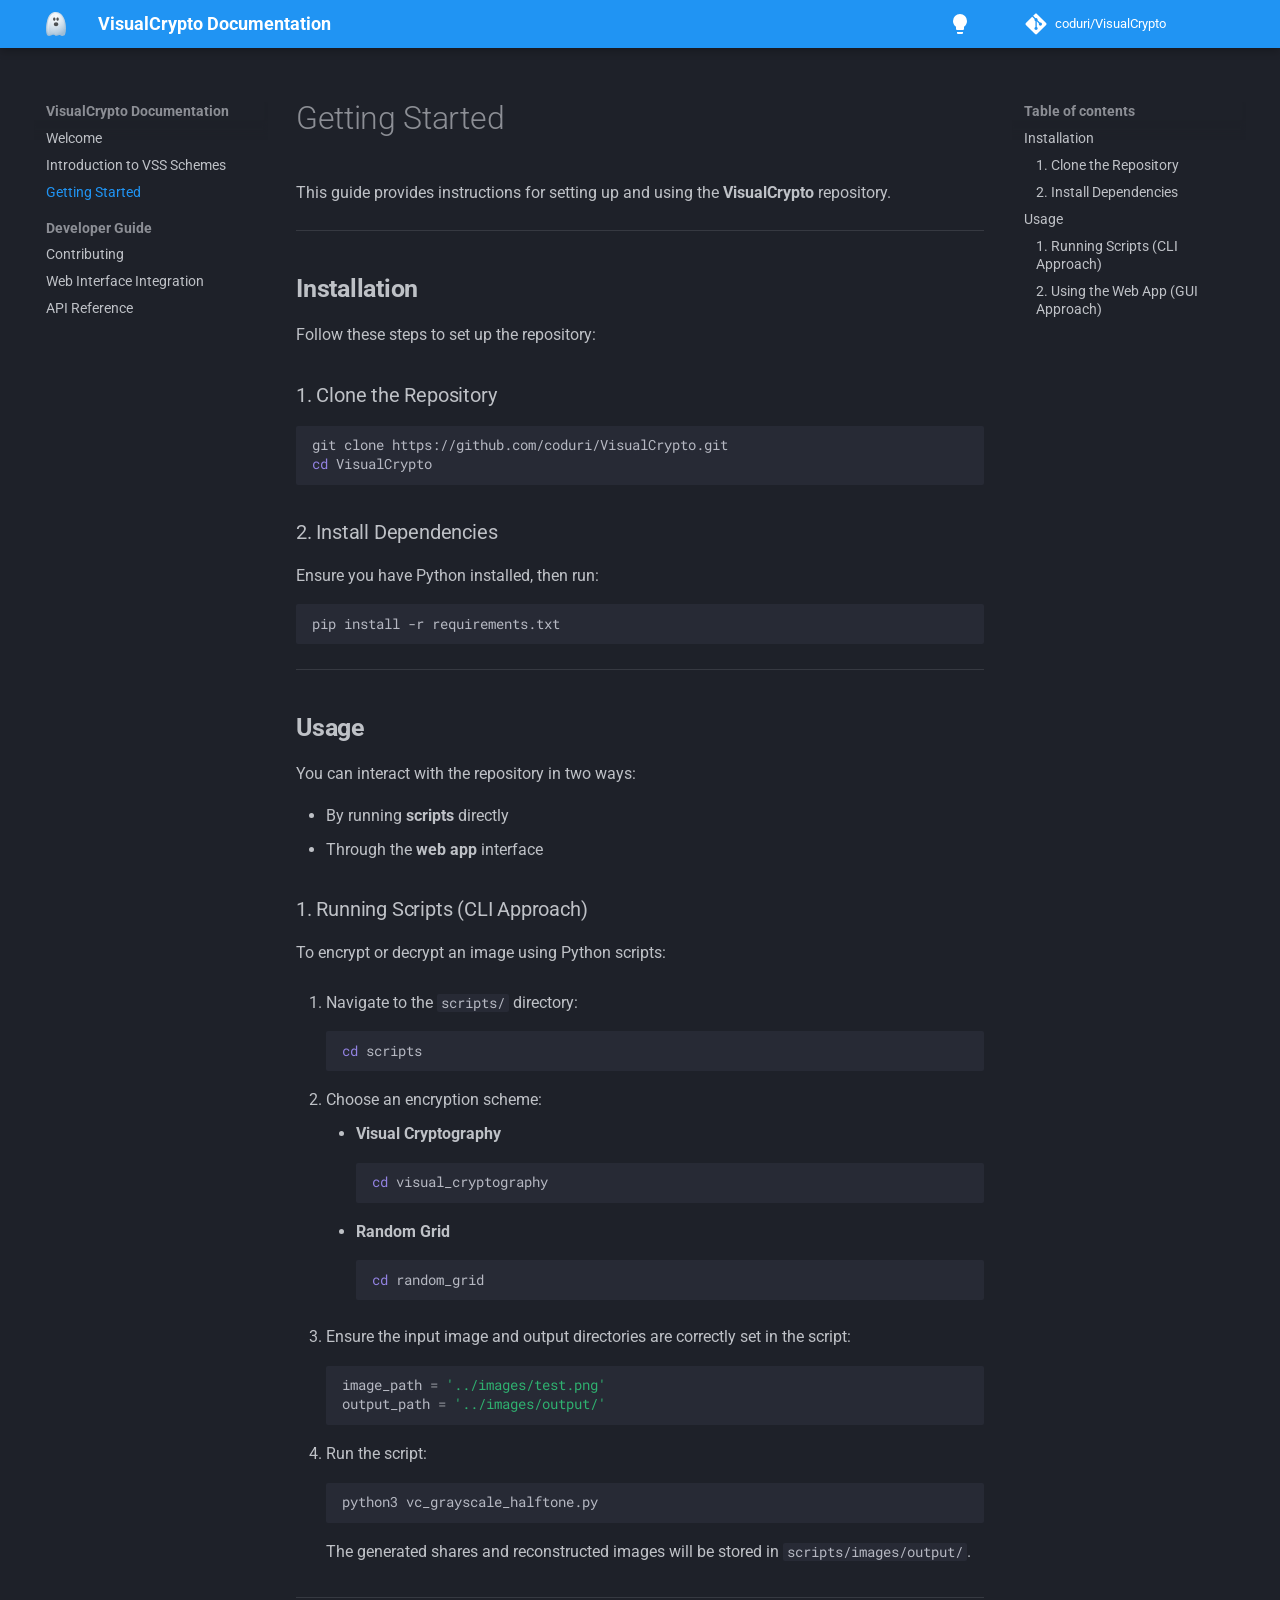
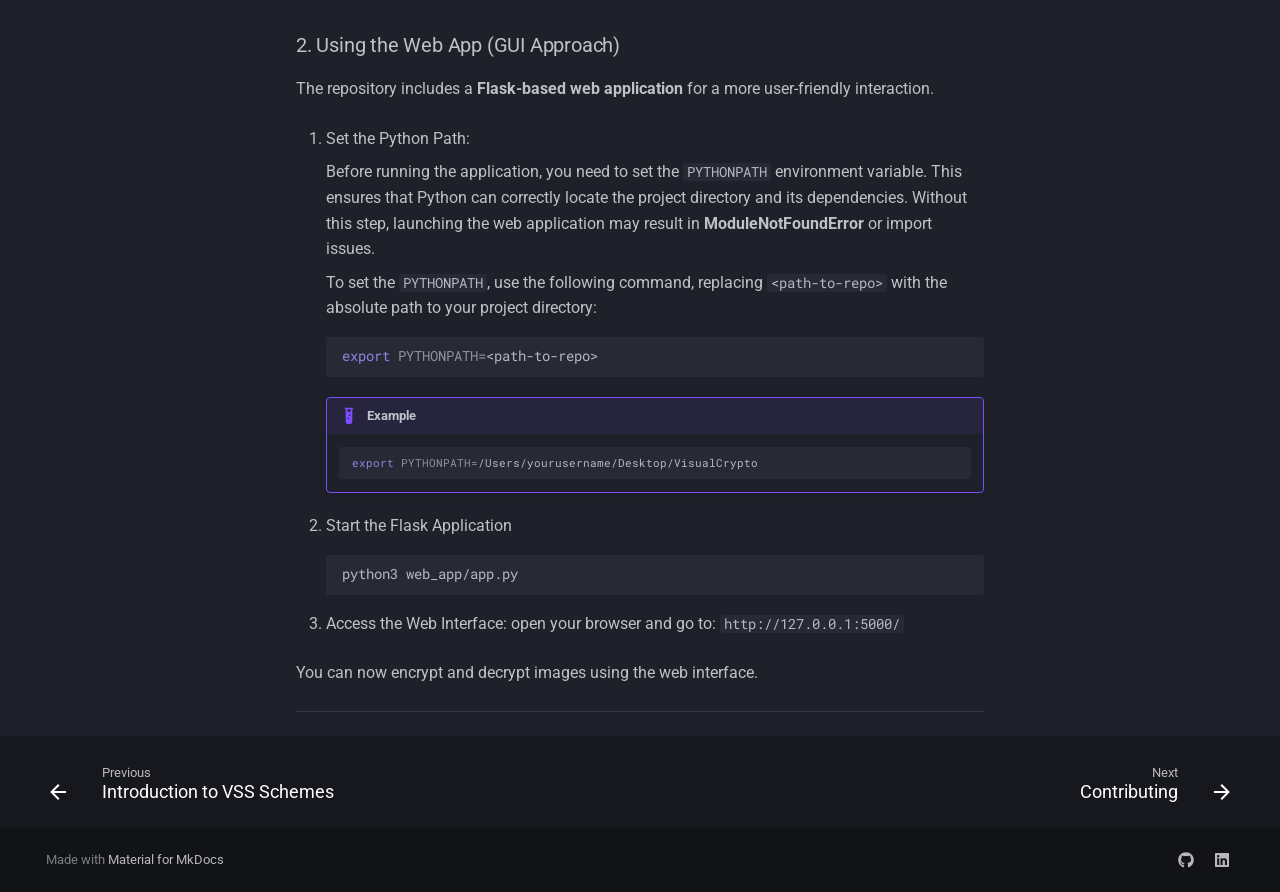
<file: pages/getting_started/index.html>
<!doctype html>
<html lang="en" class="no-js">
  <head>
    
      <meta charset="utf-8">
      <meta name="viewport" content="width=device-width,initial-scale=1">
      
        <meta name="description" content="Documentation of VisualCrypto, a repository containing a collection of Visual Cryptography and Random Grid schemes.">
      
      
        <meta name="author" content="Christian Coduri">
      
      
        <link rel="canonical" href="https://coduri.cc/pages/getting_started/">
      
      
        <link rel="prev" href="../introductionVSS/">
      
      
        <link rel="next" href="../contributing/">
      
      
        
      
      
      <link rel="icon" href="../../assets/ghost.svg">
      <meta name="generator" content="mkdocs-1.6.1, mkdocs-material-9.7.7">
    
    
      
        <title>Getting Started - VisualCrypto Documentation</title>
      
    
    
      <link rel="stylesheet" href="../../assets/stylesheets/main.ec1eaa64.min.css">
      
        
        <link rel="stylesheet" href="../../assets/stylesheets/palette.ab4e12ef.min.css">
      
      


    
    
      
    
    
      
        
        
        <link rel="preconnect" href="https://fonts.gstatic.com" crossorigin>
        <link rel="stylesheet" href="https://fonts.googleapis.com/css?family=Roboto:300,300i,400,400i,700,700i%7CRoboto+Mono:400,400i,700,700i&display=fallback">
        <style>:root{--md-text-font:"Roboto";--md-code-font:"Roboto Mono"}</style>
      
    
    
    <script>__md_scope=new URL("../..",location),__md_hash=e=>[...e].reduce(((e,_)=>(e<<5)-e+_.charCodeAt(0)),0),__md_get=(e,_=localStorage,t=__md_scope)=>JSON.parse(_.getItem(t.pathname+"."+e)),__md_set=(e,_,t=localStorage,a=__md_scope)=>{try{t.setItem(a.pathname+"."+e,JSON.stringify(_))}catch(e){}}</script>
    
      

    
    
  </head>
  
  
    
    
      
    
    
    
    
    <body dir="ltr" data-md-color-scheme="slate" data-md-color-primary="blue" data-md-color-accent="indigo">
  
    
    <input class="md-toggle" data-md-toggle="drawer" type="checkbox" id="__drawer" autocomplete="off">
    <input class="md-toggle" data-md-toggle="search" type="checkbox" id="__search" autocomplete="off">
    <label class="md-overlay" for="__drawer"></label>
    <div data-md-component="skip">
      
        
        <a href="#getting-started" class="md-skip">
          Skip to content
        </a>
      
    </div>
    <div data-md-component="announce">
      
    </div>
    
    
      

  

<header class="md-header md-header--shadow" data-md-component="header">
  <nav class="md-header__inner md-grid" aria-label="Header">
    <a href="../.." title="VisualCrypto Documentation" class="md-header__button md-logo" aria-label="VisualCrypto Documentation" data-md-component="logo">
      
  <img src="../../assets/ghost.svg" alt="logo">

    </a>
    <label class="md-header__button md-icon" for="__drawer">
      
      <svg xmlns="http://www.w3.org/2000/svg" viewBox="0 0 24 24"><path d="M3 6h18v2H3zm0 5h18v2H3zm0 5h18v2H3z"/></svg>
    </label>
    <div class="md-header__title" data-md-component="header-title">
      <div class="md-header__ellipsis">
        <div class="md-header__topic">
          <span class="md-ellipsis">
            VisualCrypto Documentation
          </span>
        </div>
        <div class="md-header__topic" data-md-component="header-topic">
          <span class="md-ellipsis">
            
              Getting Started
            
          </span>
        </div>
      </div>
    </div>
    
      
        <form class="md-header__option" data-md-component="palette">
  
    
    
    
    <input class="md-option" data-md-color-media="" data-md-color-scheme="slate" data-md-color-primary="blue" data-md-color-accent="indigo"  aria-label="Switch to light mode"  type="radio" name="__palette" id="__palette_0">
    
      <label class="md-header__button md-icon" title="Switch to light mode" for="__palette_1" hidden>
        <svg xmlns="http://www.w3.org/2000/svg" viewBox="0 0 24 24"><path d="M12 2a7 7 0 0 0-7 7c0 2.38 1.19 4.47 3 5.74V17a1 1 0 0 0 1 1h6a1 1 0 0 0 1-1v-2.26c1.81-1.27 3-3.36 3-5.74a7 7 0 0 0-7-7M9 21a1 1 0 0 0 1 1h4a1 1 0 0 0 1-1v-1H9z"/></svg>
      </label>
    
  
    
    
    
    <input class="md-option" data-md-color-media="" data-md-color-scheme="default" data-md-color-primary="blue" data-md-color-accent="indigo"  aria-label="Switch to dark mode"  type="radio" name="__palette" id="__palette_1">
    
      <label class="md-header__button md-icon" title="Switch to dark mode" for="__palette_0" hidden>
        <svg xmlns="http://www.w3.org/2000/svg" viewBox="0 0 24 24"><path d="M12 2a7 7 0 0 1 7 7c0 2.38-1.19 4.47-3 5.74V17a1 1 0 0 1-1 1H9a1 1 0 0 1-1-1v-2.26C6.19 13.47 5 11.38 5 9a7 7 0 0 1 7-7M9 21v-1h6v1a1 1 0 0 1-1 1h-4a1 1 0 0 1-1-1m3-17a5 5 0 0 0-5 5c0 2.05 1.23 3.81 3 4.58V16h4v-2.42c1.77-.77 3-2.53 3-4.58a5 5 0 0 0-5-5"/></svg>
      </label>
    
  
</form>
      
    
    
      <script>var palette=__md_get("__palette");if(palette&&palette.color){if("(prefers-color-scheme)"===palette.color.media){var media=matchMedia("(prefers-color-scheme: light)"),input=document.querySelector(media.matches?"[data-md-color-media='(prefers-color-scheme: light)']":"[data-md-color-media='(prefers-color-scheme: dark)']");palette.color.media=input.getAttribute("data-md-color-media"),palette.color.scheme=input.getAttribute("data-md-color-scheme"),palette.color.primary=input.getAttribute("data-md-color-primary"),palette.color.accent=input.getAttribute("data-md-color-accent")}for(var[key,value]of Object.entries(palette.color))document.body.setAttribute("data-md-color-"+key,value)}</script>
    
    
    
    
      <div class="md-header__source">
        <a href="https://github.com/coduri/VisualCrypto" title="Go to repository" class="md-source" data-md-component="source">
  <div class="md-source__icon md-icon">
    
    <svg xmlns="http://www.w3.org/2000/svg" viewBox="0 0 448 512"><!--! Font Awesome Free 7.1.0 by @fontawesome - https://fontawesome.com License - https://fontawesome.com/license/free (Icons: CC BY 4.0, Fonts: SIL OFL 1.1, Code: MIT License) Copyright 2025 Fonticons, Inc.--><path d="M439.6 236.1 244 40.5c-5.4-5.5-12.8-8.5-20.4-8.5s-15 3-20.4 8.4L162.5 81l51.5 51.5c27.1-9.1 52.7 16.8 43.4 43.7l49.7 49.7c34.2-11.8 61.2 31 35.5 56.7-26.5 26.5-70.2-2.9-56-37.3L240.3 199v121.9c25.3 12.5 22.3 41.8 9.1 55-6.4 6.4-15.2 10.1-24.3 10.1s-17.8-3.6-24.3-10.1c-17.6-17.6-11.1-46.9 11.2-56v-123c-20.8-8.5-24.6-30.7-18.6-45L142.6 101 8.5 235.1C3 240.6 0 247.9 0 255.5s3 15 8.5 20.4l195.6 195.7c5.4 5.4 12.7 8.4 20.4 8.4s15-3 20.4-8.4l194.7-194.7c5.4-5.4 8.4-12.8 8.4-20.4s-3-15-8.4-20.4"/></svg>
  </div>
  <div class="md-source__repository">
    coduri/VisualCrypto
  </div>
</a>
      </div>
    
  </nav>
  
</header>
    
    <div class="md-container" data-md-component="container">
      
      
        
          
        
      
      <main class="md-main" data-md-component="main">
        <div class="md-main__inner md-grid">
          
            
              
              <div class="md-sidebar md-sidebar--primary" data-md-component="sidebar" data-md-type="navigation" >
                <div class="md-sidebar__scrollwrap">
                  <div class="md-sidebar__inner">
                    



<nav class="md-nav md-nav--primary" aria-label="Navigation" data-md-level="0">
  <label class="md-nav__title" for="__drawer">
    <a href="../.." title="VisualCrypto Documentation" class="md-nav__button md-logo" aria-label="VisualCrypto Documentation" data-md-component="logo">
      
  <img src="../../assets/ghost.svg" alt="logo">

    </a>
    VisualCrypto Documentation
  </label>
  
    <div class="md-nav__source">
      <a href="https://github.com/coduri/VisualCrypto" title="Go to repository" class="md-source" data-md-component="source">
  <div class="md-source__icon md-icon">
    
    <svg xmlns="http://www.w3.org/2000/svg" viewBox="0 0 448 512"><!--! Font Awesome Free 7.1.0 by @fontawesome - https://fontawesome.com License - https://fontawesome.com/license/free (Icons: CC BY 4.0, Fonts: SIL OFL 1.1, Code: MIT License) Copyright 2025 Fonticons, Inc.--><path d="M439.6 236.1 244 40.5c-5.4-5.5-12.8-8.5-20.4-8.5s-15 3-20.4 8.4L162.5 81l51.5 51.5c27.1-9.1 52.7 16.8 43.4 43.7l49.7 49.7c34.2-11.8 61.2 31 35.5 56.7-26.5 26.5-70.2-2.9-56-37.3L240.3 199v121.9c25.3 12.5 22.3 41.8 9.1 55-6.4 6.4-15.2 10.1-24.3 10.1s-17.8-3.6-24.3-10.1c-17.6-17.6-11.1-46.9 11.2-56v-123c-20.8-8.5-24.6-30.7-18.6-45L142.6 101 8.5 235.1C3 240.6 0 247.9 0 255.5s3 15 8.5 20.4l195.6 195.7c5.4 5.4 12.7 8.4 20.4 8.4s15-3 20.4-8.4l194.7-194.7c5.4-5.4 8.4-12.8 8.4-20.4s-3-15-8.4-20.4"/></svg>
  </div>
  <div class="md-source__repository">
    coduri/VisualCrypto
  </div>
</a>
    </div>
  
  <ul class="md-nav__list" data-md-scrollfix>
    
      
      
  
  
  
  
    <li class="md-nav__item">
      <a href="../.." class="md-nav__link">
        
  
  
  <span class="md-ellipsis">
    
  
    Welcome
  

    
  </span>
  
  

      </a>
    </li>
  

    
      
      
  
  
  
  
    <li class="md-nav__item">
      <a href="../introductionVSS/" class="md-nav__link">
        
  
  
  <span class="md-ellipsis">
    
  
    Introduction to VSS Schemes
  

    
  </span>
  
  

      </a>
    </li>
  

    
      
      
  
  
    
  
  
  
    <li class="md-nav__item md-nav__item--active">
      
      <input class="md-nav__toggle md-toggle" type="checkbox" id="__toc">
      
      
        
      
      
        <label class="md-nav__link md-nav__link--active" for="__toc">
          
  
  
  <span class="md-ellipsis">
    
  
    Getting Started
  

    
  </span>
  
  

          <span class="md-nav__icon md-icon"></span>
        </label>
      
      <a href="./" class="md-nav__link md-nav__link--active">
        
  
  
  <span class="md-ellipsis">
    
  
    Getting Started
  

    
  </span>
  
  

      </a>
      
        

<nav class="md-nav md-nav--secondary" aria-label="Table of contents">
  
  
  
    
  
  
    <label class="md-nav__title" for="__toc">
      <span class="md-nav__icon md-icon"></span>
      Table of contents
    </label>
    <ul class="md-nav__list" data-md-component="toc" data-md-scrollfix>
      
        <li class="md-nav__item">
  <a href="#installation" class="md-nav__link">
    <span class="md-ellipsis">
      
        Installation
      
    </span>
  </a>
  
    <nav class="md-nav" aria-label="Installation">
      <ul class="md-nav__list">
        
          <li class="md-nav__item">
  <a href="#1-clone-the-repository" class="md-nav__link">
    <span class="md-ellipsis">
      
        1. Clone the Repository
      
    </span>
  </a>
  
</li>
        
          <li class="md-nav__item">
  <a href="#2-install-dependencies" class="md-nav__link">
    <span class="md-ellipsis">
      
        2. Install Dependencies
      
    </span>
  </a>
  
</li>
        
      </ul>
    </nav>
  
</li>
      
        <li class="md-nav__item">
  <a href="#usage" class="md-nav__link">
    <span class="md-ellipsis">
      
        Usage
      
    </span>
  </a>
  
    <nav class="md-nav" aria-label="Usage">
      <ul class="md-nav__list">
        
          <li class="md-nav__item">
  <a href="#1-running-scripts-cli-approach" class="md-nav__link">
    <span class="md-ellipsis">
      
        1. Running Scripts (CLI Approach)
      
    </span>
  </a>
  
</li>
        
          <li class="md-nav__item">
  <a href="#2-using-the-web-app-gui-approach" class="md-nav__link">
    <span class="md-ellipsis">
      
        2. Using the Web App (GUI Approach)
      
    </span>
  </a>
  
</li>
        
      </ul>
    </nav>
  
</li>
      
    </ul>
  
</nav>
      
    </li>
  

    
      
      
  
  
  
  
    
    
    
    
      
        
        
      
    
    
    <li class="md-nav__item md-nav__item--section md-nav__item--nested">
      
        
        
        <input class="md-nav__toggle md-toggle " type="checkbox" id="__nav_4" >
        
          
          <label class="md-nav__link" for="__nav_4" id="__nav_4_label" tabindex="">
            
  
  
  <span class="md-ellipsis">
    
  
    Developer Guide
  

    
  </span>
  
  

            <span class="md-nav__icon md-icon"></span>
          </label>
        
        <nav class="md-nav" data-md-level="1" aria-labelledby="__nav_4_label" aria-expanded="false">
          <label class="md-nav__title" for="__nav_4">
            <span class="md-nav__icon md-icon"></span>
            
  
    Developer Guide
  

          </label>
          <ul class="md-nav__list" data-md-scrollfix>
            
              
                
  
  
  
  
    <li class="md-nav__item">
      <a href="../contributing/" class="md-nav__link">
        
  
  
  <span class="md-ellipsis">
    
  
    Contributing
  

    
  </span>
  
  

      </a>
    </li>
  

              
            
              
                
  
  
  
  
    <li class="md-nav__item">
      <a href="../web_interface_integration/" class="md-nav__link">
        
  
  
  <span class="md-ellipsis">
    
  
    Web Interface Integration
  

    
  </span>
  
  

      </a>
    </li>
  

              
            
              
                
  
  
  
  
    <li class="md-nav__item">
      <a href="../api_reference/" class="md-nav__link">
        
  
  
  <span class="md-ellipsis">
    
  
    API Reference
  

    
  </span>
  
  

      </a>
    </li>
  

              
            
          </ul>
        </nav>
      
    </li>
  

    
  </ul>
</nav>
                  </div>
                </div>
              </div>
            
            
              
              <div class="md-sidebar md-sidebar--secondary" data-md-component="sidebar" data-md-type="toc" >
                <div class="md-sidebar__scrollwrap">
                  <div class="md-sidebar__inner">
                    

<nav class="md-nav md-nav--secondary" aria-label="Table of contents">
  
  
  
    
  
  
    <label class="md-nav__title" for="__toc">
      <span class="md-nav__icon md-icon"></span>
      Table of contents
    </label>
    <ul class="md-nav__list" data-md-component="toc" data-md-scrollfix>
      
        <li class="md-nav__item">
  <a href="#installation" class="md-nav__link">
    <span class="md-ellipsis">
      
        Installation
      
    </span>
  </a>
  
    <nav class="md-nav" aria-label="Installation">
      <ul class="md-nav__list">
        
          <li class="md-nav__item">
  <a href="#1-clone-the-repository" class="md-nav__link">
    <span class="md-ellipsis">
      
        1. Clone the Repository
      
    </span>
  </a>
  
</li>
        
          <li class="md-nav__item">
  <a href="#2-install-dependencies" class="md-nav__link">
    <span class="md-ellipsis">
      
        2. Install Dependencies
      
    </span>
  </a>
  
</li>
        
      </ul>
    </nav>
  
</li>
      
        <li class="md-nav__item">
  <a href="#usage" class="md-nav__link">
    <span class="md-ellipsis">
      
        Usage
      
    </span>
  </a>
  
    <nav class="md-nav" aria-label="Usage">
      <ul class="md-nav__list">
        
          <li class="md-nav__item">
  <a href="#1-running-scripts-cli-approach" class="md-nav__link">
    <span class="md-ellipsis">
      
        1. Running Scripts (CLI Approach)
      
    </span>
  </a>
  
</li>
        
          <li class="md-nav__item">
  <a href="#2-using-the-web-app-gui-approach" class="md-nav__link">
    <span class="md-ellipsis">
      
        2. Using the Web App (GUI Approach)
      
    </span>
  </a>
  
</li>
        
      </ul>
    </nav>
  
</li>
      
    </ul>
  
</nav>
                  </div>
                </div>
              </div>
            
          
          
            <div class="md-content" data-md-component="content">
              
              <article class="md-content__inner md-typeset">
                
                  


  
  


<h1 id="getting-started">Getting Started</h1>
<p>This guide provides instructions for setting up and using the <strong>VisualCrypto</strong> repository.</p>
<hr />
<h2 id="installation"><strong>Installation</strong></h2>
<p>Follow these steps to set up the repository:  </p>
<h3 id="1-clone-the-repository">1. Clone the Repository</h3>
<div class="highlight"><pre><span></span><code>git<span class="w"> </span>clone<span class="w"> </span>https://github.com/coduri/VisualCrypto.git
<span class="nb">cd</span><span class="w"> </span>VisualCrypto
</code></pre></div>
<h3 id="2-install-dependencies">2. Install Dependencies</h3>
<p>Ensure you have Python installed, then run:<br />
<div class="highlight"><pre><span></span><code>pip<span class="w"> </span>install<span class="w"> </span>-r<span class="w"> </span>requirements.txt
</code></pre></div></p>
<hr />
<h2 id="usage"><strong>Usage</strong></h2>
<p>You can interact with the repository in two ways:  </p>
<ul>
<li>By running <strong>scripts</strong> directly </li>
<li>Through the <strong>web app</strong> interface </li>
</ul>
<h3 id="1-running-scripts-cli-approach">1. Running Scripts (CLI Approach)</h3>
<p>To encrypt or decrypt an image using Python scripts:  </p>
<ol>
<li>
<p>Navigate to the <code>scripts/</code> directory:<br />
   <div class="highlight"><pre><span></span><code><span class="nb">cd</span><span class="w"> </span>scripts
</code></pre></div></p>
</li>
<li>
<p>Choose an encryption scheme:  </p>
<ul>
<li><strong>Visual Cryptography</strong><br />
 <div class="highlight"><pre><span></span><code><span class="nb">cd</span><span class="w"> </span>visual_cryptography
</code></pre></div></li>
<li><strong>Random Grid</strong><br />
 <div class="highlight"><pre><span></span><code><span class="nb">cd</span><span class="w"> </span>random_grid
</code></pre></div></li>
</ul>
</li>
<li>
<p>Ensure the input image and output directories are correctly set in the script:<br />
   <div class="highlight"><pre><span></span><code><span class="n">image_path</span> <span class="o">=</span> <span class="s1">'../images/test.png'</span>
<span class="n">output_path</span> <span class="o">=</span> <span class="s1">'../images/output/'</span>
</code></pre></div></p>
</li>
<li>
<p>Run the script:<br />
   <div class="highlight"><pre><span></span><code>python3<span class="w"> </span>vc_grayscale_halftone.py
</code></pre></div>
   The generated shares and reconstructed images will be stored in <code>scripts/images/output/</code>.  </p>
</li>
</ol>
<hr />
<h3 id="2-using-the-web-app-gui-approach">2. Using the Web App (GUI Approach)</h3>
<p>The repository includes a <strong>Flask-based web application</strong> for a more user-friendly interaction.  </p>
<ol>
<li>
<p>Set the Python Path:</p>
<p>Before running the application, you need to set the <code>PYTHONPATH</code> environment variable. This ensures that Python can correctly locate the project directory and its dependencies. Without this step, launching the web application may result in <strong>ModuleNotFoundError</strong> or import issues.</p>
<p>To set the <code>PYTHONPATH</code>, use the following command, replacing <code>&lt;path-to-repo&gt;</code> with the absolute path to your project directory:
<div class="highlight"><pre><span></span><code><span class="nb">export</span><span class="w"> </span><span class="nv">PYTHONPATH</span><span class="o">=</span>&lt;path-to-repo&gt;
</code></pre></div></p>
<div class="admonition example">
<p class="admonition-title">Example</p>
<div class="highlight"><pre><span></span><code><span class="nb">export</span><span class="w"> </span><span class="nv">PYTHONPATH</span><span class="o">=</span>/Users/yourusername/Desktop/VisualCrypto
</code></pre></div>
</div>
</li>
<li>
<p>Start the Flask Application
<div class="highlight"><pre><span></span><code>python3<span class="w"> </span>web_app/app.py
</code></pre></div></p>
</li>
<li>
<p>Access the Web Interface: open your browser and go to: <code>http://127.0.0.1:5000/</code>  </p>
</li>
</ol>
<p>You can now encrypt and decrypt images using the web interface.  </p>
<hr />












                
              </article>
            </div>
          
          
<script>var target=document.getElementById(location.hash.slice(1));target&&target.name&&(target.checked=target.name.startsWith("__tabbed_"))</script>
        </div>
        
      </main>
      
        <footer class="md-footer">
  
    
      
      <nav class="md-footer__inner md-grid" aria-label="Footer" >
        
          
          <a href="../introductionVSS/" class="md-footer__link md-footer__link--prev" aria-label="Previous: Introduction to VSS Schemes">
            <div class="md-footer__button md-icon">
              
              <svg xmlns="http://www.w3.org/2000/svg" viewBox="0 0 24 24"><path d="M20 11v2H8l5.5 5.5-1.42 1.42L4.16 12l7.92-7.92L13.5 5.5 8 11z"/></svg>
            </div>
            <div class="md-footer__title">
              <span class="md-footer__direction">
                Previous
              </span>
              <div class="md-ellipsis">
                Introduction to VSS Schemes
              </div>
            </div>
          </a>
        
        
          
          <a href="../contributing/" class="md-footer__link md-footer__link--next" aria-label="Next: Contributing">
            <div class="md-footer__title">
              <span class="md-footer__direction">
                Next
              </span>
              <div class="md-ellipsis">
                Contributing
              </div>
            </div>
            <div class="md-footer__button md-icon">
              
              <svg xmlns="http://www.w3.org/2000/svg" viewBox="0 0 24 24"><path d="M4 11v2h12l-5.5 5.5 1.42 1.42L19.84 12l-7.92-7.92L10.5 5.5 16 11z"/></svg>
            </div>
          </a>
        
      </nav>
    
  
  <div class="md-footer-meta md-typeset">
    <div class="md-footer-meta__inner md-grid">
      <div class="md-copyright">
  
  
    Made with
    <a href="https://squidfunk.github.io/mkdocs-material/" target="_blank" rel="noopener">
      Material for MkDocs
    </a>
  
</div>
      
        
<div class="md-social">
  
    
    
    
    
      
      
    
    <a href="https://github.com/coduri" target="_blank" rel="noopener" title="github.com" class="md-social__link">
      <svg xmlns="http://www.w3.org/2000/svg" viewBox="0 0 512 512"><!--! Font Awesome Free 7.1.0 by @fontawesome - https://fontawesome.com License - https://fontawesome.com/license/free (Icons: CC BY 4.0, Fonts: SIL OFL 1.1, Code: MIT License) Copyright 2025 Fonticons, Inc.--><path d="M173.9 397.4c0 2-2.3 3.6-5.2 3.6-3.3.3-5.6-1.3-5.6-3.6 0-2 2.3-3.6 5.2-3.6 3-.3 5.6 1.3 5.6 3.6m-31.1-4.5c-.7 2 1.3 4.3 4.3 4.9 2.6 1 5.6 0 6.2-2s-1.3-4.3-4.3-5.2c-2.6-.7-5.5.3-6.2 2.3m44.2-1.7c-2.9.7-4.9 2.6-4.6 4.9.3 2 2.9 3.3 5.9 2.6 2.9-.7 4.9-2.6 4.6-4.6-.3-1.9-3-3.2-5.9-2.9M252.8 8C114.1 8 8 113.3 8 252c0 110.9 69.8 205.8 169.5 239.2 12.8 2.3 17.3-5.6 17.3-12.1 0-6.2-.3-40.4-.3-61.4 0 0-70 15-84.7-29.8 0 0-11.4-29.1-27.8-36.6 0 0-22.9-15.7 1.6-15.4 0 0 24.9 2 38.6 25.8 21.9 38.6 58.6 27.5 72.9 20.9 2.3-16 8.8-27.1 16-33.7-55.9-6.2-112.3-14.3-112.3-110.5 0-27.5 7.6-41.3 23.6-58.9-2.6-6.5-11.1-33.3 2.6-67.9 20.9-6.5 69 27 69 27 20-5.6 41.5-8.5 62.8-8.5s42.8 2.9 62.8 8.5c0 0 48.1-33.6 69-27 13.7 34.7 5.2 61.4 2.6 67.9 16 17.7 25.8 31.5 25.8 58.9 0 96.5-58.9 104.2-114.8 110.5 9.2 7.9 17 22.9 17 46.4 0 33.7-.3 75.4-.3 83.6 0 6.5 4.6 14.4 17.3 12.1C436.2 457.8 504 362.9 504 252 504 113.3 391.5 8 252.8 8M105.2 352.9c-1.3 1-1 3.3.7 5.2 1.6 1.6 3.9 2.3 5.2 1 1.3-1 1-3.3-.7-5.2-1.6-1.6-3.9-2.3-5.2-1m-10.8-8.1c-.7 1.3.3 2.9 2.3 3.9 1.6 1 3.6.7 4.3-.7.7-1.3-.3-2.9-2.3-3.9-2-.6-3.6-.3-4.3.7m32.4 35.6c-1.6 1.3-1 4.3 1.3 6.2 2.3 2.3 5.2 2.6 6.5 1 1.3-1.3.7-4.3-1.3-6.2-2.2-2.3-5.2-2.6-6.5-1m-11.4-14.7c-1.6 1-1.6 3.6 0 5.9s4.3 3.3 5.6 2.3c1.6-1.3 1.6-3.9 0-6.2-1.4-2.3-4-3.3-5.6-2"/></svg>
    </a>
  
    
    
    
    
      
      
    
    <a href="https://www.linkedin.com/in/christiancoduri/" target="_blank" rel="noopener" title="www.linkedin.com" class="md-social__link">
      <svg xmlns="http://www.w3.org/2000/svg" viewBox="0 0 448 512"><!--! Font Awesome Free 7.1.0 by @fontawesome - https://fontawesome.com License - https://fontawesome.com/license/free (Icons: CC BY 4.0, Fonts: SIL OFL 1.1, Code: MIT License) Copyright 2025 Fonticons, Inc.--><path d="M416 32H31.9C14.3 32 0 46.5 0 64.3v383.4C0 465.5 14.3 480 31.9 480H416c17.6 0 32-14.5 32-32.3V64.3c0-17.8-14.4-32.3-32-32.3M135.4 416H69V202.2h66.5V416zM102.2 96a38.5 38.5 0 1 1 0 77 38.5 38.5 0 1 1 0-77m282.1 320h-66.4V312c0-24.8-.5-56.7-34.5-56.7-34.6 0-39.9 27-39.9 54.9V416h-66.4V202.2h63.7v29.2h.9c8.9-16.8 30.6-34.5 62.9-34.5 67.2 0 79.7 44.3 79.7 101.9z"/></svg>
    </a>
  
</div>
      
    </div>
  </div>
</footer>
      
    </div>
    <div class="md-dialog" data-md-component="dialog">
      <div class="md-dialog__inner md-typeset"></div>
    </div>
    
    
    
      
      
      <script id="__config" type="application/json">{"annotate": null, "base": "../..", "features": ["navigation.instant", "navigation.sections", "navigation.instant.prefetch", "navigation.footer"], "search": "../../assets/javascripts/workers/search.2c215733.min.js", "tags": null, "translations": {"clipboard.copied": "Copied to clipboard", "clipboard.copy": "Copy to clipboard", "search.result.more.one": "1 more on this page", "search.result.more.other": "# more on this page", "search.result.none": "No matching documents", "search.result.one": "1 matching document", "search.result.other": "# matching documents", "search.result.placeholder": "Type to start searching", "search.result.term.missing": "Missing", "select.version": "Select version"}, "version": null}</script>
    
    
      <script src="../../assets/javascripts/bundle.d7400e89.min.js"></script>
      
    
  </body>
</html>
</file>
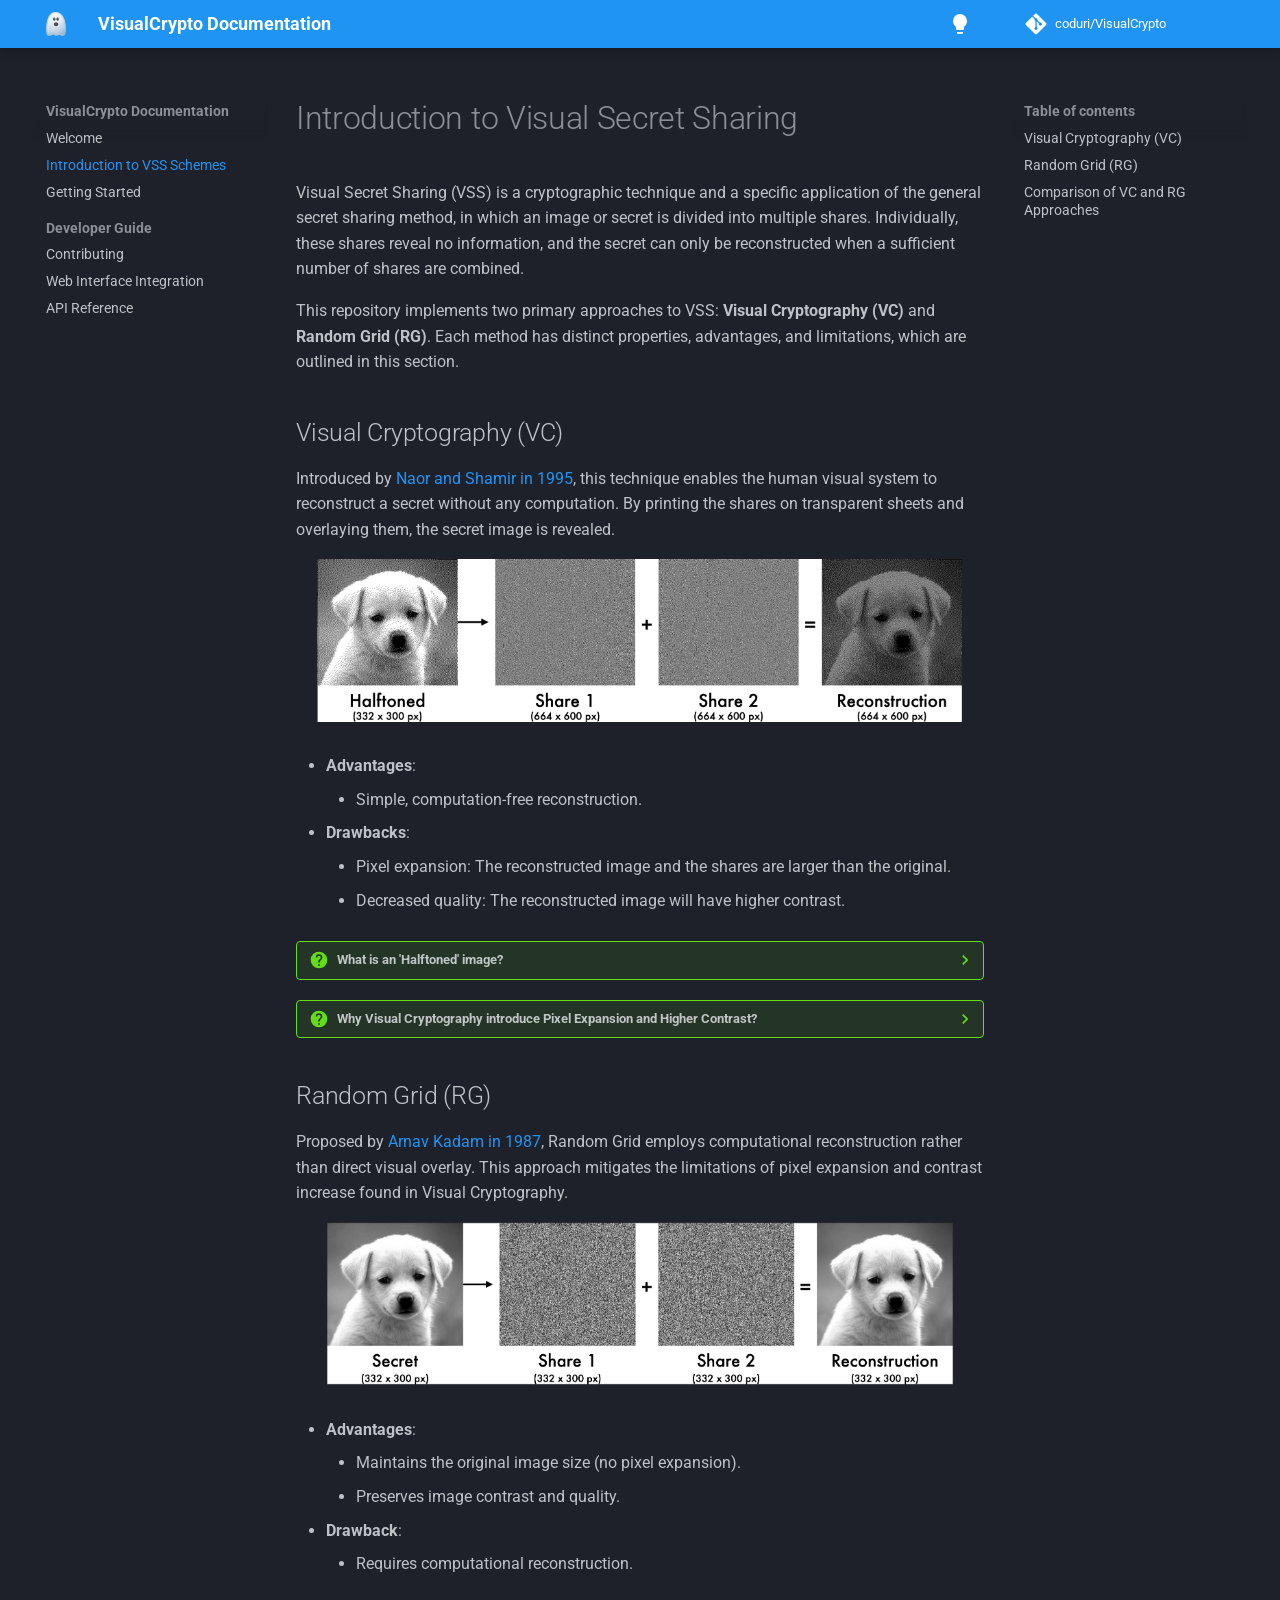
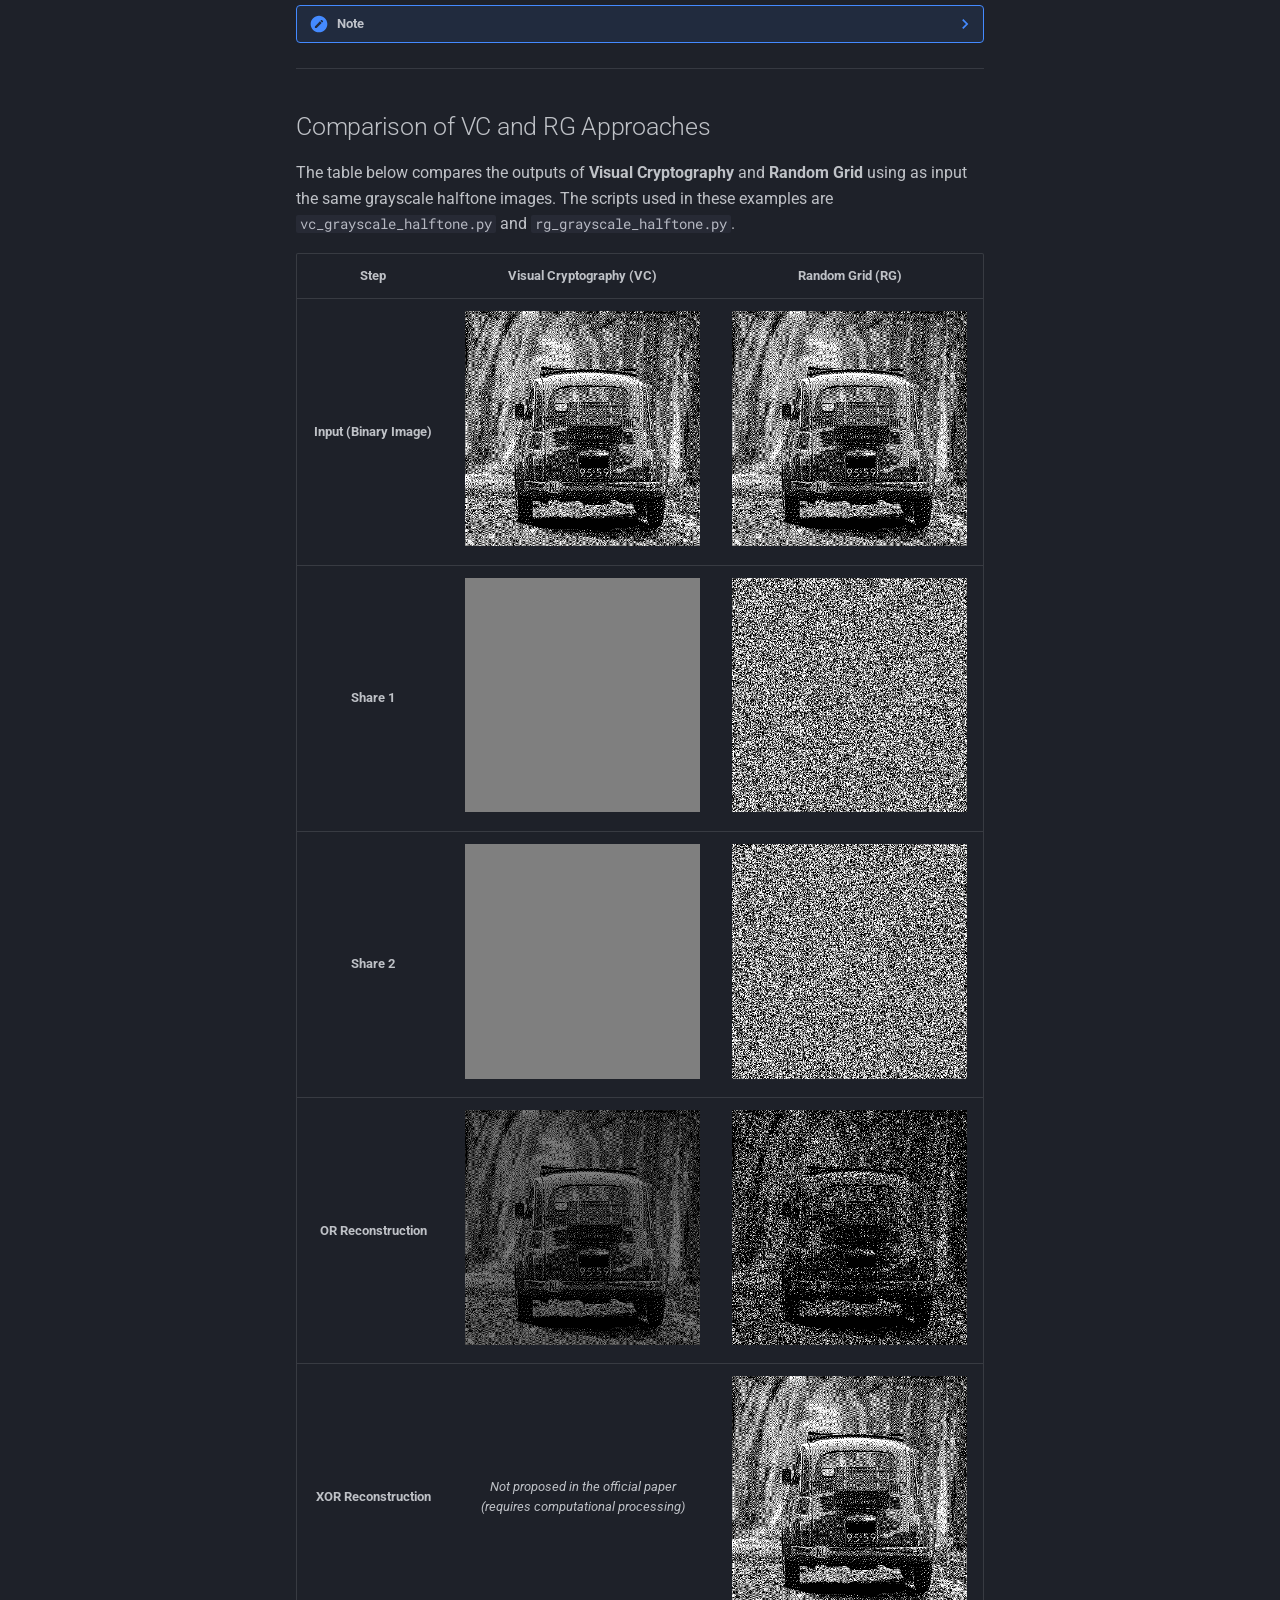
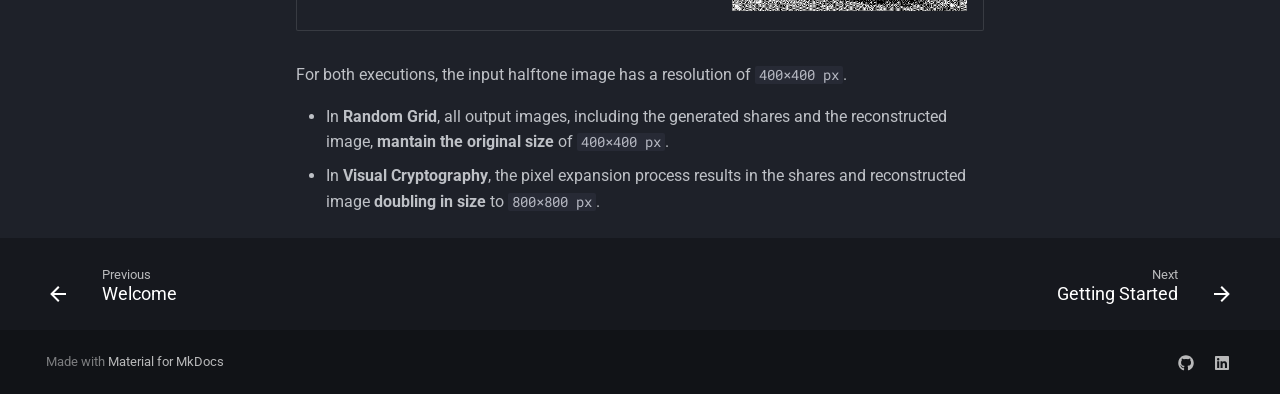
<file: pages/introductionVSS/index.html>
<!doctype html>
<html lang="en" class="no-js">
  <head>
    
      <meta charset="utf-8">
      <meta name="viewport" content="width=device-width,initial-scale=1">
      
        <meta name="description" content="Documentation of VisualCrypto, a repository containing a collection of Visual Cryptography and Random Grid schemes.">
      
      
        <meta name="author" content="Christian Coduri">
      
      
        <link rel="canonical" href="https://coduri.cc/pages/introductionVSS/">
      
      
        <link rel="prev" href="../..">
      
      
        <link rel="next" href="../getting_started/">
      
      
        
      
      
      <link rel="icon" href="../../assets/ghost.svg">
      <meta name="generator" content="mkdocs-1.6.1, mkdocs-material-9.7.7">
    
    
      
        <title>Introduction to VSS Schemes - VisualCrypto Documentation</title>
      
    
    
      <link rel="stylesheet" href="../../assets/stylesheets/main.ec1eaa64.min.css">
      
        
        <link rel="stylesheet" href="../../assets/stylesheets/palette.ab4e12ef.min.css">
      
      


    
    
      
    
    
      
        
        
        <link rel="preconnect" href="https://fonts.gstatic.com" crossorigin>
        <link rel="stylesheet" href="https://fonts.googleapis.com/css?family=Roboto:300,300i,400,400i,700,700i%7CRoboto+Mono:400,400i,700,700i&display=fallback">
        <style>:root{--md-text-font:"Roboto";--md-code-font:"Roboto Mono"}</style>
      
    
    
    <script>__md_scope=new URL("../..",location),__md_hash=e=>[...e].reduce(((e,_)=>(e<<5)-e+_.charCodeAt(0)),0),__md_get=(e,_=localStorage,t=__md_scope)=>JSON.parse(_.getItem(t.pathname+"."+e)),__md_set=(e,_,t=localStorage,a=__md_scope)=>{try{t.setItem(a.pathname+"."+e,JSON.stringify(_))}catch(e){}}</script>
    
      

    
    
  </head>
  
  
    
    
      
    
    
    
    
    <body dir="ltr" data-md-color-scheme="slate" data-md-color-primary="blue" data-md-color-accent="indigo">
  
    
    <input class="md-toggle" data-md-toggle="drawer" type="checkbox" id="__drawer" autocomplete="off">
    <input class="md-toggle" data-md-toggle="search" type="checkbox" id="__search" autocomplete="off">
    <label class="md-overlay" for="__drawer"></label>
    <div data-md-component="skip">
      
        
        <a href="#introduction-to-visual-secret-sharing" class="md-skip">
          Skip to content
        </a>
      
    </div>
    <div data-md-component="announce">
      
    </div>
    
    
      

  

<header class="md-header md-header--shadow" data-md-component="header">
  <nav class="md-header__inner md-grid" aria-label="Header">
    <a href="../.." title="VisualCrypto Documentation" class="md-header__button md-logo" aria-label="VisualCrypto Documentation" data-md-component="logo">
      
  <img src="../../assets/ghost.svg" alt="logo">

    </a>
    <label class="md-header__button md-icon" for="__drawer">
      
      <svg xmlns="http://www.w3.org/2000/svg" viewBox="0 0 24 24"><path d="M3 6h18v2H3zm0 5h18v2H3zm0 5h18v2H3z"/></svg>
    </label>
    <div class="md-header__title" data-md-component="header-title">
      <div class="md-header__ellipsis">
        <div class="md-header__topic">
          <span class="md-ellipsis">
            VisualCrypto Documentation
          </span>
        </div>
        <div class="md-header__topic" data-md-component="header-topic">
          <span class="md-ellipsis">
            
              Introduction to VSS Schemes
            
          </span>
        </div>
      </div>
    </div>
    
      
        <form class="md-header__option" data-md-component="palette">
  
    
    
    
    <input class="md-option" data-md-color-media="" data-md-color-scheme="slate" data-md-color-primary="blue" data-md-color-accent="indigo"  aria-label="Switch to light mode"  type="radio" name="__palette" id="__palette_0">
    
      <label class="md-header__button md-icon" title="Switch to light mode" for="__palette_1" hidden>
        <svg xmlns="http://www.w3.org/2000/svg" viewBox="0 0 24 24"><path d="M12 2a7 7 0 0 0-7 7c0 2.38 1.19 4.47 3 5.74V17a1 1 0 0 0 1 1h6a1 1 0 0 0 1-1v-2.26c1.81-1.27 3-3.36 3-5.74a7 7 0 0 0-7-7M9 21a1 1 0 0 0 1 1h4a1 1 0 0 0 1-1v-1H9z"/></svg>
      </label>
    
  
    
    
    
    <input class="md-option" data-md-color-media="" data-md-color-scheme="default" data-md-color-primary="blue" data-md-color-accent="indigo"  aria-label="Switch to dark mode"  type="radio" name="__palette" id="__palette_1">
    
      <label class="md-header__button md-icon" title="Switch to dark mode" for="__palette_0" hidden>
        <svg xmlns="http://www.w3.org/2000/svg" viewBox="0 0 24 24"><path d="M12 2a7 7 0 0 1 7 7c0 2.38-1.19 4.47-3 5.74V17a1 1 0 0 1-1 1H9a1 1 0 0 1-1-1v-2.26C6.19 13.47 5 11.38 5 9a7 7 0 0 1 7-7M9 21v-1h6v1a1 1 0 0 1-1 1h-4a1 1 0 0 1-1-1m3-17a5 5 0 0 0-5 5c0 2.05 1.23 3.81 3 4.58V16h4v-2.42c1.77-.77 3-2.53 3-4.58a5 5 0 0 0-5-5"/></svg>
      </label>
    
  
</form>
      
    
    
      <script>var palette=__md_get("__palette");if(palette&&palette.color){if("(prefers-color-scheme)"===palette.color.media){var media=matchMedia("(prefers-color-scheme: light)"),input=document.querySelector(media.matches?"[data-md-color-media='(prefers-color-scheme: light)']":"[data-md-color-media='(prefers-color-scheme: dark)']");palette.color.media=input.getAttribute("data-md-color-media"),palette.color.scheme=input.getAttribute("data-md-color-scheme"),palette.color.primary=input.getAttribute("data-md-color-primary"),palette.color.accent=input.getAttribute("data-md-color-accent")}for(var[key,value]of Object.entries(palette.color))document.body.setAttribute("data-md-color-"+key,value)}</script>
    
    
    
    
      <div class="md-header__source">
        <a href="https://github.com/coduri/VisualCrypto" title="Go to repository" class="md-source" data-md-component="source">
  <div class="md-source__icon md-icon">
    
    <svg xmlns="http://www.w3.org/2000/svg" viewBox="0 0 448 512"><!--! Font Awesome Free 7.1.0 by @fontawesome - https://fontawesome.com License - https://fontawesome.com/license/free (Icons: CC BY 4.0, Fonts: SIL OFL 1.1, Code: MIT License) Copyright 2025 Fonticons, Inc.--><path d="M439.6 236.1 244 40.5c-5.4-5.5-12.8-8.5-20.4-8.5s-15 3-20.4 8.4L162.5 81l51.5 51.5c27.1-9.1 52.7 16.8 43.4 43.7l49.7 49.7c34.2-11.8 61.2 31 35.5 56.7-26.5 26.5-70.2-2.9-56-37.3L240.3 199v121.9c25.3 12.5 22.3 41.8 9.1 55-6.4 6.4-15.2 10.1-24.3 10.1s-17.8-3.6-24.3-10.1c-17.6-17.6-11.1-46.9 11.2-56v-123c-20.8-8.5-24.6-30.7-18.6-45L142.6 101 8.5 235.1C3 240.6 0 247.9 0 255.5s3 15 8.5 20.4l195.6 195.7c5.4 5.4 12.7 8.4 20.4 8.4s15-3 20.4-8.4l194.7-194.7c5.4-5.4 8.4-12.8 8.4-20.4s-3-15-8.4-20.4"/></svg>
  </div>
  <div class="md-source__repository">
    coduri/VisualCrypto
  </div>
</a>
      </div>
    
  </nav>
  
</header>
    
    <div class="md-container" data-md-component="container">
      
      
        
          
        
      
      <main class="md-main" data-md-component="main">
        <div class="md-main__inner md-grid">
          
            
              
              <div class="md-sidebar md-sidebar--primary" data-md-component="sidebar" data-md-type="navigation" >
                <div class="md-sidebar__scrollwrap">
                  <div class="md-sidebar__inner">
                    



<nav class="md-nav md-nav--primary" aria-label="Navigation" data-md-level="0">
  <label class="md-nav__title" for="__drawer">
    <a href="../.." title="VisualCrypto Documentation" class="md-nav__button md-logo" aria-label="VisualCrypto Documentation" data-md-component="logo">
      
  <img src="../../assets/ghost.svg" alt="logo">

    </a>
    VisualCrypto Documentation
  </label>
  
    <div class="md-nav__source">
      <a href="https://github.com/coduri/VisualCrypto" title="Go to repository" class="md-source" data-md-component="source">
  <div class="md-source__icon md-icon">
    
    <svg xmlns="http://www.w3.org/2000/svg" viewBox="0 0 448 512"><!--! Font Awesome Free 7.1.0 by @fontawesome - https://fontawesome.com License - https://fontawesome.com/license/free (Icons: CC BY 4.0, Fonts: SIL OFL 1.1, Code: MIT License) Copyright 2025 Fonticons, Inc.--><path d="M439.6 236.1 244 40.5c-5.4-5.5-12.8-8.5-20.4-8.5s-15 3-20.4 8.4L162.5 81l51.5 51.5c27.1-9.1 52.7 16.8 43.4 43.7l49.7 49.7c34.2-11.8 61.2 31 35.5 56.7-26.5 26.5-70.2-2.9-56-37.3L240.3 199v121.9c25.3 12.5 22.3 41.8 9.1 55-6.4 6.4-15.2 10.1-24.3 10.1s-17.8-3.6-24.3-10.1c-17.6-17.6-11.1-46.9 11.2-56v-123c-20.8-8.5-24.6-30.7-18.6-45L142.6 101 8.5 235.1C3 240.6 0 247.9 0 255.5s3 15 8.5 20.4l195.6 195.7c5.4 5.4 12.7 8.4 20.4 8.4s15-3 20.4-8.4l194.7-194.7c5.4-5.4 8.4-12.8 8.4-20.4s-3-15-8.4-20.4"/></svg>
  </div>
  <div class="md-source__repository">
    coduri/VisualCrypto
  </div>
</a>
    </div>
  
  <ul class="md-nav__list" data-md-scrollfix>
    
      
      
  
  
  
  
    <li class="md-nav__item">
      <a href="../.." class="md-nav__link">
        
  
  
  <span class="md-ellipsis">
    
  
    Welcome
  

    
  </span>
  
  

      </a>
    </li>
  

    
      
      
  
  
    
  
  
  
    <li class="md-nav__item md-nav__item--active">
      
      <input class="md-nav__toggle md-toggle" type="checkbox" id="__toc">
      
      
        
      
      
        <label class="md-nav__link md-nav__link--active" for="__toc">
          
  
  
  <span class="md-ellipsis">
    
  
    Introduction to VSS Schemes
  

    
  </span>
  
  

          <span class="md-nav__icon md-icon"></span>
        </label>
      
      <a href="./" class="md-nav__link md-nav__link--active">
        
  
  
  <span class="md-ellipsis">
    
  
    Introduction to VSS Schemes
  

    
  </span>
  
  

      </a>
      
        

<nav class="md-nav md-nav--secondary" aria-label="Table of contents">
  
  
  
    
  
  
    <label class="md-nav__title" for="__toc">
      <span class="md-nav__icon md-icon"></span>
      Table of contents
    </label>
    <ul class="md-nav__list" data-md-component="toc" data-md-scrollfix>
      
        <li class="md-nav__item">
  <a href="#visual-cryptography-vc" class="md-nav__link">
    <span class="md-ellipsis">
      
        Visual Cryptography (VC)
      
    </span>
  </a>
  
</li>
      
        <li class="md-nav__item">
  <a href="#random-grid-rg" class="md-nav__link">
    <span class="md-ellipsis">
      
        Random Grid (RG)
      
    </span>
  </a>
  
</li>
      
        <li class="md-nav__item">
  <a href="#comparison-of-vc-and-rg-approaches" class="md-nav__link">
    <span class="md-ellipsis">
      
        Comparison of VC and RG Approaches
      
    </span>
  </a>
  
</li>
      
    </ul>
  
</nav>
      
    </li>
  

    
      
      
  
  
  
  
    <li class="md-nav__item">
      <a href="../getting_started/" class="md-nav__link">
        
  
  
  <span class="md-ellipsis">
    
  
    Getting Started
  

    
  </span>
  
  

      </a>
    </li>
  

    
      
      
  
  
  
  
    
    
    
    
      
        
        
      
    
    
    <li class="md-nav__item md-nav__item--section md-nav__item--nested">
      
        
        
        <input class="md-nav__toggle md-toggle " type="checkbox" id="__nav_4" >
        
          
          <label class="md-nav__link" for="__nav_4" id="__nav_4_label" tabindex="">
            
  
  
  <span class="md-ellipsis">
    
  
    Developer Guide
  

    
  </span>
  
  

            <span class="md-nav__icon md-icon"></span>
          </label>
        
        <nav class="md-nav" data-md-level="1" aria-labelledby="__nav_4_label" aria-expanded="false">
          <label class="md-nav__title" for="__nav_4">
            <span class="md-nav__icon md-icon"></span>
            
  
    Developer Guide
  

          </label>
          <ul class="md-nav__list" data-md-scrollfix>
            
              
                
  
  
  
  
    <li class="md-nav__item">
      <a href="../contributing/" class="md-nav__link">
        
  
  
  <span class="md-ellipsis">
    
  
    Contributing
  

    
  </span>
  
  

      </a>
    </li>
  

              
            
              
                
  
  
  
  
    <li class="md-nav__item">
      <a href="../web_interface_integration/" class="md-nav__link">
        
  
  
  <span class="md-ellipsis">
    
  
    Web Interface Integration
  

    
  </span>
  
  

      </a>
    </li>
  

              
            
              
                
  
  
  
  
    <li class="md-nav__item">
      <a href="../api_reference/" class="md-nav__link">
        
  
  
  <span class="md-ellipsis">
    
  
    API Reference
  

    
  </span>
  
  

      </a>
    </li>
  

              
            
          </ul>
        </nav>
      
    </li>
  

    
  </ul>
</nav>
                  </div>
                </div>
              </div>
            
            
              
              <div class="md-sidebar md-sidebar--secondary" data-md-component="sidebar" data-md-type="toc" >
                <div class="md-sidebar__scrollwrap">
                  <div class="md-sidebar__inner">
                    

<nav class="md-nav md-nav--secondary" aria-label="Table of contents">
  
  
  
    
  
  
    <label class="md-nav__title" for="__toc">
      <span class="md-nav__icon md-icon"></span>
      Table of contents
    </label>
    <ul class="md-nav__list" data-md-component="toc" data-md-scrollfix>
      
        <li class="md-nav__item">
  <a href="#visual-cryptography-vc" class="md-nav__link">
    <span class="md-ellipsis">
      
        Visual Cryptography (VC)
      
    </span>
  </a>
  
</li>
      
        <li class="md-nav__item">
  <a href="#random-grid-rg" class="md-nav__link">
    <span class="md-ellipsis">
      
        Random Grid (RG)
      
    </span>
  </a>
  
</li>
      
        <li class="md-nav__item">
  <a href="#comparison-of-vc-and-rg-approaches" class="md-nav__link">
    <span class="md-ellipsis">
      
        Comparison of VC and RG Approaches
      
    </span>
  </a>
  
</li>
      
    </ul>
  
</nav>
                  </div>
                </div>
              </div>
            
          
          
            <div class="md-content" data-md-component="content">
              
              <article class="md-content__inner md-typeset">
                
                  


  
  


<h1 id="introduction-to-visual-secret-sharing">Introduction to Visual Secret Sharing</h1>
<p>Visual Secret Sharing (VSS) is a cryptographic technique and a specific application of the general secret sharing method, in which an image or secret is divided into multiple shares. Individually, these shares reveal no information, and the secret can only be reconstructed when a sufficient number of shares are combined.</p>
<p>This repository implements two primary approaches to VSS: <strong>Visual Cryptography (VC)</strong> and <strong>Random Grid (RG)</strong>. Each method has distinct properties, advantages, and limitations, which are outlined in this section.</p>
<h2 id="visual-cryptography-vc">Visual Cryptography (VC)</h2>
<p>Introduced by <a href="https://doi.org/10.1007/BFb0053419" target="_blank">Naor and Shamir in 1995</a>, this technique enables the human visual system to reconstruct a secret without any computation. By printing the shares on transparent sheets and overlaying them, the secret image is revealed.</p>
<div align="center">
  <img src="../../assets/vc/process.png"/>
</div>

<ul>
<li>
<p><strong>Advantages</strong>:</p>
<ul>
<li>Simple, computation-free reconstruction.</li>
</ul>
</li>
<li>
<p><strong>Drawbacks</strong>:</p>
<ul>
<li>Pixel expansion: The reconstructed image and the shares are larger than the original.</li>
<li>Decreased quality: The reconstructed image will have higher contrast.</li>
</ul>
</li>
</ul>
<details class="question">
<summary>What is an 'Halftoned' image?</summary>
<p><strong>Visual Cryptography operates exclusively on binary images.</strong> While the original input can be grayscale or even color, it must first be converted into a binary format to be compatible with VC schemes. A <strong>binary image</strong> consists of only two colors, typically black and white, though other color pairs can be used.  </p>
<p>This conversion is often achieved through <strong>halftoning</strong>, a technique that simulates continuous tones using only two distinct colors. One widely used halftoning method is <strong>Floyd-Steinberg dithering</strong>, which distributes quantization errors to neighboring pixels, creating a visually smoother representation of grayscale images. By transforming images into a binary format, halftoning ensures that VC can effectively encode and reconstruct secret images.</p>
<p><div align="center">
  <img src="../../assets/vc/halftoning.png" width="50%"/>
</div></p>
</details>
<details class="question">
<summary>Why Visual Cryptography introduce Pixel Expansion and Higher Contrast?</summary>
<p>Visual Cryptography relies on pixel expansion to enable a purely visual decryption process. Since VC does not require computational decryption, each pixel of the secret image is expanded into multiple subpixels in the generated shares. This ensures that when the shares are stacked together, a human observer can visually perceive the reconstructed image without additional processing.</p>
<p>In a (2,2)-VC scheme, each pixel of the original image is expanded into four subpixels in each share. This expansion allows the encoding of visual information in a way that maintains perfect secrecy, as the shares appear completely random when viewed independently. However, when the shares are overlaid, the expanded subpixels align in a way that reveals the hidden image.</p>
<p><div align="center">
  <img src="../../assets/vc/black.png" width="48%"/>
  <img src="../../assets/vc/white.png" width="48%"/>
</div></p>
<p>One consequence of this pixel expansion is an increase in contrast. When an original pixel is white, both shares use identical subpixel patterns, resulting in areas that appear partially white when stacked. In contrast, if the original pixel is black, the two shares contain complementary subpixel patterns, making the reconstructed area appear fully black. This difference causes a 50% increase in contrast for white pixels, making the reconstructed image darker and more visually distinct compared to the original.</p>
<p>The following illustration demonstrates how pixel expansion works and how it impacts the reconstructed image's contrast:</p>
<p><div align="center">
  <img src="../../assets/vc/pattern.png" width="80%"/>
</div></p>
<p>By expanding each pixel and carefully structuring the subpixels, Visual Cryptography ensures that human vision alone can decrypt the secret image while inherently increasing its contrast.</p>
</details>
<h2 id="random-grid-rg">Random Grid (RG)</h2>
<p>Proposed by <a href="https://doi.org/10.1364/ol.12.000377" target="_blank" rel="noopener noreferrer">Arnav Kadam in 1987</a>, Random Grid employs computational reconstruction rather than direct visual overlay. This approach mitigates the limitations of pixel expansion and contrast increase found in Visual Cryptography.</p>
<div align="center">
  <img src="../../assets/rg/process.png"/>
</div>

<ul>
<li>
<p><strong>Advantages</strong>:</p>
<ul>
<li>Maintains the original image size (no pixel expansion).</li>
<li>Preserves image contrast and quality.</li>
</ul>
</li>
<li>
<p><strong>Drawback</strong>:</p>
<ul>
<li>Requires computational reconstruction.</li>
</ul>
</li>
</ul>
<details class="note">
<summary>Note</summary>
<p>In the <strong>Random Grid approach</strong>, computation is possible, allowing for the application of <strong>general secret sharing techniques</strong> beyond traditional visual decryption. Unlike Visual Cryptography, which relies solely on the human visual system for decoding, RG-based schemes can leverage mathematical and computational methods to enhance security and improve reconstruction accuracy. This flexibility makes Random Grid a suitable approach for scenarios where digital processing is available and additional cryptographic techniques can be applied.</p>
</details>
<hr />
<h2 id="comparison-of-vc-and-rg-approaches">Comparison of VC and RG Approaches</h2>
<p>The table below compares the outputs of <strong>Visual Cryptography</strong> and <strong>Random Grid</strong> using as input the same grayscale halftone images. The scripts used in these examples are <code>vc_grayscale_halftone.py</code> and <code>rg_grayscale_halftone.py</code>.</p>
<table style="border-collapse: collapse; width: 100%; text-align: center;">
    <colgroup>
        <col style="width: 20%;" />
        <col style="width: 35%;" />
        <col style="width: 35%;" />
    </colgroup>
    <thead>
        <tr>
            <th style="vertical-align: middle; text-align: center;">Step</th>
            <th style="vertical-align: middle; text-align: center;">Visual Cryptography (VC)</th>
            <th style="vertical-align: middle; text-align: center;">Random Grid (RG)</th>
        </tr>
    </thead>
    <tbody>
        <tr>
            <td style="vertical-align: middle; text-align: center;"><strong>Input (Binary Image)</strong></td>
            <td><img src="../../assets/vc/halftoned.png"/></td>
            <td><img src="../../assets/rg/halftoned.png"/></td>
        </tr>
        <tr>
            <td style="vertical-align: middle; text-align: center;"><strong>Share 1</strong></td>
            <td><img src="../../assets/vc/share1.png"/></td>
            <td><img src="../../assets/rg/RG1.png"/></td>
        </tr>
        <tr>
            <td style="vertical-align: middle; text-align: center;"><strong>Share 2</strong></td>
            <td><img src="../../assets/vc/share2.png"/></td>
            <td><img src="../../assets/rg/RG2.png"/></td>
        </tr>
        <tr>
            <td style="vertical-align: middle; text-align: center;"><strong>OR Reconstruction</strong></td>
            <td><img src="../../assets/vc/overlap.png"/></td>
            <td><img src="../../assets/rg/overlap_OR.png"/></td>
        </tr>
        <tr>
            <td style="vertical-align: middle; text-align: center;"><strong>XOR Reconstruction</strong></td>
            <td style="vertical-align: middle; text-align: center;"><i>Not proposed in the official paper (requires computational processing)</i></td>
            <td><img src="../../assets/rg/overlap_XOR.png"/></td>
        </tr>
    </tbody>
</table>

<p>For both executions, the input halftone image has a resolution of <code>400×400 px</code>.  </p>
<ul>
<li>In <strong>Random Grid</strong>, all output images, including the generated shares and the reconstructed image, <strong>mantain the original size</strong> of <code>400×400 px</code>.  </li>
<li>In <strong>Visual Cryptography</strong>, the pixel expansion process results in the shares and reconstructed image <strong>doubling in size</strong> to <code>800×800 px</code>.</li>
</ul>












                
              </article>
            </div>
          
          
<script>var target=document.getElementById(location.hash.slice(1));target&&target.name&&(target.checked=target.name.startsWith("__tabbed_"))</script>
        </div>
        
      </main>
      
        <footer class="md-footer">
  
    
      
      <nav class="md-footer__inner md-grid" aria-label="Footer" >
        
          
          <a href="../.." class="md-footer__link md-footer__link--prev" aria-label="Previous: Welcome">
            <div class="md-footer__button md-icon">
              
              <svg xmlns="http://www.w3.org/2000/svg" viewBox="0 0 24 24"><path d="M20 11v2H8l5.5 5.5-1.42 1.42L4.16 12l7.92-7.92L13.5 5.5 8 11z"/></svg>
            </div>
            <div class="md-footer__title">
              <span class="md-footer__direction">
                Previous
              </span>
              <div class="md-ellipsis">
                Welcome
              </div>
            </div>
          </a>
        
        
          
          <a href="../getting_started/" class="md-footer__link md-footer__link--next" aria-label="Next: Getting Started">
            <div class="md-footer__title">
              <span class="md-footer__direction">
                Next
              </span>
              <div class="md-ellipsis">
                Getting Started
              </div>
            </div>
            <div class="md-footer__button md-icon">
              
              <svg xmlns="http://www.w3.org/2000/svg" viewBox="0 0 24 24"><path d="M4 11v2h12l-5.5 5.5 1.42 1.42L19.84 12l-7.92-7.92L10.5 5.5 16 11z"/></svg>
            </div>
          </a>
        
      </nav>
    
  
  <div class="md-footer-meta md-typeset">
    <div class="md-footer-meta__inner md-grid">
      <div class="md-copyright">
  
  
    Made with
    <a href="https://squidfunk.github.io/mkdocs-material/" target="_blank" rel="noopener">
      Material for MkDocs
    </a>
  
</div>
      
        
<div class="md-social">
  
    
    
    
    
      
      
    
    <a href="https://github.com/coduri" target="_blank" rel="noopener" title="github.com" class="md-social__link">
      <svg xmlns="http://www.w3.org/2000/svg" viewBox="0 0 512 512"><!--! Font Awesome Free 7.1.0 by @fontawesome - https://fontawesome.com License - https://fontawesome.com/license/free (Icons: CC BY 4.0, Fonts: SIL OFL 1.1, Code: MIT License) Copyright 2025 Fonticons, Inc.--><path d="M173.9 397.4c0 2-2.3 3.6-5.2 3.6-3.3.3-5.6-1.3-5.6-3.6 0-2 2.3-3.6 5.2-3.6 3-.3 5.6 1.3 5.6 3.6m-31.1-4.5c-.7 2 1.3 4.3 4.3 4.9 2.6 1 5.6 0 6.2-2s-1.3-4.3-4.3-5.2c-2.6-.7-5.5.3-6.2 2.3m44.2-1.7c-2.9.7-4.9 2.6-4.6 4.9.3 2 2.9 3.3 5.9 2.6 2.9-.7 4.9-2.6 4.6-4.6-.3-1.9-3-3.2-5.9-2.9M252.8 8C114.1 8 8 113.3 8 252c0 110.9 69.8 205.8 169.5 239.2 12.8 2.3 17.3-5.6 17.3-12.1 0-6.2-.3-40.4-.3-61.4 0 0-70 15-84.7-29.8 0 0-11.4-29.1-27.8-36.6 0 0-22.9-15.7 1.6-15.4 0 0 24.9 2 38.6 25.8 21.9 38.6 58.6 27.5 72.9 20.9 2.3-16 8.8-27.1 16-33.7-55.9-6.2-112.3-14.3-112.3-110.5 0-27.5 7.6-41.3 23.6-58.9-2.6-6.5-11.1-33.3 2.6-67.9 20.9-6.5 69 27 69 27 20-5.6 41.5-8.5 62.8-8.5s42.8 2.9 62.8 8.5c0 0 48.1-33.6 69-27 13.7 34.7 5.2 61.4 2.6 67.9 16 17.7 25.8 31.5 25.8 58.9 0 96.5-58.9 104.2-114.8 110.5 9.2 7.9 17 22.9 17 46.4 0 33.7-.3 75.4-.3 83.6 0 6.5 4.6 14.4 17.3 12.1C436.2 457.8 504 362.9 504 252 504 113.3 391.5 8 252.8 8M105.2 352.9c-1.3 1-1 3.3.7 5.2 1.6 1.6 3.9 2.3 5.2 1 1.3-1 1-3.3-.7-5.2-1.6-1.6-3.9-2.3-5.2-1m-10.8-8.1c-.7 1.3.3 2.9 2.3 3.9 1.6 1 3.6.7 4.3-.7.7-1.3-.3-2.9-2.3-3.9-2-.6-3.6-.3-4.3.7m32.4 35.6c-1.6 1.3-1 4.3 1.3 6.2 2.3 2.3 5.2 2.6 6.5 1 1.3-1.3.7-4.3-1.3-6.2-2.2-2.3-5.2-2.6-6.5-1m-11.4-14.7c-1.6 1-1.6 3.6 0 5.9s4.3 3.3 5.6 2.3c1.6-1.3 1.6-3.9 0-6.2-1.4-2.3-4-3.3-5.6-2"/></svg>
    </a>
  
    
    
    
    
      
      
    
    <a href="https://www.linkedin.com/in/christiancoduri/" target="_blank" rel="noopener" title="www.linkedin.com" class="md-social__link">
      <svg xmlns="http://www.w3.org/2000/svg" viewBox="0 0 448 512"><!--! Font Awesome Free 7.1.0 by @fontawesome - https://fontawesome.com License - https://fontawesome.com/license/free (Icons: CC BY 4.0, Fonts: SIL OFL 1.1, Code: MIT License) Copyright 2025 Fonticons, Inc.--><path d="M416 32H31.9C14.3 32 0 46.5 0 64.3v383.4C0 465.5 14.3 480 31.9 480H416c17.6 0 32-14.5 32-32.3V64.3c0-17.8-14.4-32.3-32-32.3M135.4 416H69V202.2h66.5V416zM102.2 96a38.5 38.5 0 1 1 0 77 38.5 38.5 0 1 1 0-77m282.1 320h-66.4V312c0-24.8-.5-56.7-34.5-56.7-34.6 0-39.9 27-39.9 54.9V416h-66.4V202.2h63.7v29.2h.9c8.9-16.8 30.6-34.5 62.9-34.5 67.2 0 79.7 44.3 79.7 101.9z"/></svg>
    </a>
  
</div>
      
    </div>
  </div>
</footer>
      
    </div>
    <div class="md-dialog" data-md-component="dialog">
      <div class="md-dialog__inner md-typeset"></div>
    </div>
    
    
    
      
      
      <script id="__config" type="application/json">{"annotate": null, "base": "../..", "features": ["navigation.instant", "navigation.sections", "navigation.instant.prefetch", "navigation.footer"], "search": "../../assets/javascripts/workers/search.2c215733.min.js", "tags": null, "translations": {"clipboard.copied": "Copied to clipboard", "clipboard.copy": "Copy to clipboard", "search.result.more.one": "1 more on this page", "search.result.more.other": "# more on this page", "search.result.none": "No matching documents", "search.result.one": "1 matching document", "search.result.other": "# matching documents", "search.result.placeholder": "Type to start searching", "search.result.term.missing": "Missing", "select.version": "Select version"}, "version": null}</script>
    
    
      <script src="../../assets/javascripts/bundle.d7400e89.min.js"></script>
      
    
  </body>
</html>
</file>
<file: assets/stylesheets/main.ec1eaa64.min.css>
@charset "UTF-8";html{-webkit-text-size-adjust:none;-moz-text-size-adjust:none;text-size-adjust:none;box-sizing:border-box}*,:after,:before{box-sizing:inherit}@media (prefers-reduced-motion){*,:after,:before{transition:none!important}}body{margin:0}a,button,input,label{-webkit-tap-highlight-color:transparent}a{color:inherit;text-decoration:none}hr{border:0;box-sizing:initial;display:block;height:.05rem;overflow:visible;padding:0}small{font-size:80%}sub,sup{line-height:1em}img{border-style:none}table{border-collapse:initial;border-spacing:0}td,th{font-weight:400;vertical-align:top}button{background:#0000;border:0;font-family:inherit;font-size:inherit;margin:0;padding:0}input{border:0;outline:none}:root{--md-primary-fg-color:#4051b5;--md-primary-fg-color--light:#5d6cc0;--md-primary-fg-color--dark:#303fa1;--md-primary-bg-color:#fff;--md-primary-bg-color--light:#ffffffb3;--md-accent-fg-color:#526cfe;--md-accent-fg-color--transparent:#526cfe1a;--md-accent-bg-color:#fff;--md-accent-bg-color--light:#ffffffb3}[data-md-color-scheme=default]{color-scheme:light}[data-md-color-scheme=default] img[src$="#gh-dark-mode-only"],[data-md-color-scheme=default] img[src$="#only-dark"]{display:none}:root,[data-md-color-scheme=default]{--md-hue:225deg;--md-default-fg-color:#000000de;--md-default-fg-color--light:#0000008a;--md-default-fg-color--lighter:#00000052;--md-default-fg-color--lightest:#00000012;--md-default-bg-color:#fff;--md-default-bg-color--light:#ffffffb3;--md-default-bg-color--lighter:#ffffff4d;--md-default-bg-color--lightest:#ffffff1f;--md-code-fg-color:#36464e;--md-code-bg-color:#f5f5f5;--md-code-bg-color--light:#f5f5f5b3;--md-code-bg-color--lighter:#f5f5f54d;--md-code-hl-color:#4287ff;--md-code-hl-color--light:#4287ff1a;--md-code-hl-number-color:#d52a2a;--md-code-hl-special-color:#db1457;--md-code-hl-function-color:#a846b9;--md-code-hl-constant-color:#6e59d9;--md-code-hl-keyword-color:#3f6ec6;--md-code-hl-string-color:#1c7d4d;--md-code-hl-name-color:var(--md-code-fg-color);--md-code-hl-operator-color:var(--md-default-fg-color--light);--md-code-hl-punctuation-color:var(--md-default-fg-color--light);--md-code-hl-comment-color:var(--md-default-fg-color--light);--md-code-hl-generic-color:var(--md-default-fg-color--light);--md-code-hl-variable-color:var(--md-default-fg-color--light);--md-typeset-color:var(--md-default-fg-color);--md-typeset-a-color:var(--md-primary-fg-color);--md-typeset-del-color:#f5503d26;--md-typeset-ins-color:#0bd57026;--md-typeset-kbd-color:#fafafa;--md-typeset-kbd-accent-color:#fff;--md-typeset-kbd-border-color:#b8b8b8;--md-typeset-mark-color:#ffff0080;--md-typeset-table-color:#0000001f;--md-typeset-table-color--light:rgba(0,0,0,.035);--md-admonition-fg-color:var(--md-default-fg-color);--md-admonition-bg-color:var(--md-default-bg-color);--md-warning-fg-color:#000000de;--md-warning-bg-color:#ff9;--md-footer-fg-color:#fff;--md-footer-fg-color--light:#ffffffb3;--md-footer-fg-color--lighter:#ffffff73;--md-footer-bg-color:#000000de;--md-footer-bg-color--dark:#00000052;--md-shadow-z1:0 0.2rem 0.5rem #0000000d,0 0 0.05rem #0000001a;--md-shadow-z2:0 0.2rem 0.5rem #0000001a,0 0 0.05rem #00000040;--md-shadow-z3:0 0.2rem 0.5rem #0003,0 0 0.05rem #00000059}.md-icon svg{fill:currentcolor;display:block;height:1.2rem;width:1.2rem}body{-webkit-font-smoothing:antialiased;-moz-osx-font-smoothing:grayscale;--md-text-font-family:var(--md-text-font,_),-apple-system,BlinkMacSystemFont,Helvetica,Arial,sans-serif;--md-code-font-family:var(--md-code-font,_),SFMono-Regular,Consolas,Menlo,monospace}aside,body,input{font-feature-settings:"kern","liga";color:var(--md-typeset-color);font-family:var(--md-text-font-family)}code,kbd,pre{font-feature-settings:"kern";font-family:var(--md-code-font-family)}:root{--md-typeset-table-sort-icon:url('data:image/svg+xml;charset=utf-8,<svg xmlns="http://www.w3.org/2000/svg" viewBox="0 0 24 24"><path d="m18 21-4-4h3V7h-3l4-4 4 4h-3v10h3M2 19v-2h10v2M2 13v-2h7v2M2 7V5h4v2z"/></svg>');--md-typeset-table-sort-icon--asc:url('data:image/svg+xml;charset=utf-8,<svg xmlns="http://www.w3.org/2000/svg" viewBox="0 0 24 24"><path d="M19 17h3l-4 4-4-4h3V3h2M2 17h10v2H2M6 5v2H2V5m0 6h7v2H2z"/></svg>');--md-typeset-table-sort-icon--desc:url('data:image/svg+xml;charset=utf-8,<svg xmlns="http://www.w3.org/2000/svg" viewBox="0 0 24 24"><path d="M19 7h3l-4-4-4 4h3v14h2M2 17h10v2H2M6 5v2H2V5m0 6h7v2H2z"/></svg>')}.md-typeset{-webkit-print-color-adjust:exact;color-adjust:exact;font-size:.8rem;line-height:1.6;overflow-wrap:break-word}@media print{.md-typeset{font-size:.68rem}}.md-typeset blockquote,.md-typeset dl,.md-typeset figure,.md-typeset ol,.md-typeset pre,.md-typeset ul{margin-bottom:1em;margin-top:1em}.md-typeset h1{color:var(--md-default-fg-color--light);font-size:2em;line-height:1.3;margin:0 0 1.25em}.md-typeset h1,.md-typeset h2{font-weight:300;letter-spacing:-.01em}.md-typeset h2{font-size:1.5625em;line-height:1.4;margin:1.6em 0 .64em}.md-typeset h3{font-size:1.25em;font-weight:400;letter-spacing:-.01em;line-height:1.5;margin:1.6em 0 .8em}.md-typeset h2+h3{margin-top:.8em}.md-typeset h4{font-weight:700;letter-spacing:-.01em;margin:1em 0}.md-typeset h5,.md-typeset h6{color:var(--md-default-fg-color--light);font-size:.8em;font-weight:700;letter-spacing:-.01em;margin:1.25em 0}.md-typeset h5{text-transform:uppercase}.md-typeset h5 code{text-transform:none}.md-typeset hr{border-bottom:.05rem solid var(--md-default-fg-color--lightest);display:flow-root;margin:1.5em 0}.md-typeset a{color:var(--md-typeset-a-color);word-break:break-word}.md-typeset a,.md-typeset a:before{transition:color 125ms}.md-typeset a:focus,.md-typeset a:hover{color:var(--md-accent-fg-color)}.md-typeset a:focus code,.md-typeset a:hover code{background-color:var(--md-accent-fg-color--transparent);color:var(--md-accent-fg-color)}.md-typeset a code{color:var(--md-typeset-a-color)}.md-typeset a.focus-visible{outline-color:var(--md-accent-fg-color);outline-offset:.2rem}.md-typeset code,.md-typeset kbd,.md-typeset pre{color:var(--md-code-fg-color);direction:ltr;font-variant-ligatures:none;transition:background-color 125ms}@media print{.md-typeset code,.md-typeset kbd,.md-typeset pre{white-space:pre-wrap}}.md-typeset code{background-color:var(--md-code-bg-color);border-radius:.1rem;-webkit-box-decoration-break:clone;box-decoration-break:clone;font-size:.85em;padding:0 .2941176471em;transition:color 125ms,background-color 125ms;word-break:break-word}.md-typeset code:not(.focus-visible){-webkit-tap-highlight-color:transparent;outline:none}.md-typeset pre{display:flow-root;line-height:1.4;position:relative}.md-typeset pre>code{-webkit-box-decoration-break:slice;box-decoration-break:slice;box-shadow:none;display:block;margin:0;outline-color:var(--md-accent-fg-color);overflow:auto;padding:.7720588235em 1.1764705882em;scrollbar-color:var(--md-default-fg-color--lighter) #0000;scrollbar-width:thin;touch-action:auto;word-break:normal}.md-typeset pre>code:hover{scrollbar-color:var(--md-accent-fg-color) #0000}.md-typeset pre>code::-webkit-scrollbar{height:.2rem;width:.2rem}.md-typeset pre>code::-webkit-scrollbar-thumb{background-color:var(--md-default-fg-color--lighter)}.md-typeset pre>code::-webkit-scrollbar-thumb:hover{background-color:var(--md-accent-fg-color)}.md-typeset kbd{background-color:var(--md-typeset-kbd-color);border-radius:.1rem;box-shadow:0 .1rem 0 .05rem var(--md-typeset-kbd-border-color),0 .1rem 0 var(--md-typeset-kbd-border-color),0 -.1rem .2rem var(--md-typeset-kbd-accent-color) inset;color:var(--md-default-fg-color);display:inline-block;font-size:.75em;padding:0 .6666666667em;vertical-align:text-top;word-break:break-word}.md-typeset mark{background-color:var(--md-typeset-mark-color);-webkit-box-decoration-break:clone;box-decoration-break:clone;color:inherit;word-break:break-word}.md-typeset abbr{cursor:help;text-decoration:none}.md-typeset [data-preview],.md-typeset abbr{border-bottom:.05rem dotted var(--md-default-fg-color--light)}.md-typeset small{opacity:.75}[dir=ltr] .md-typeset sub,[dir=ltr] .md-typeset sup{margin-left:.078125em}[dir=rtl] .md-typeset sub,[dir=rtl] .md-typeset sup{margin-right:.078125em}[dir=ltr] .md-typeset blockquote{padding-left:.6rem}[dir=rtl] .md-typeset blockquote{padding-right:.6rem}[dir=ltr] .md-typeset blockquote{border-left:.2rem solid var(--md-default-fg-color--lighter)}[dir=rtl] .md-typeset blockquote{border-right:.2rem solid var(--md-default-fg-color--lighter)}.md-typeset blockquote{color:var(--md-default-fg-color--light);margin-left:0;margin-right:0}.md-typeset ul{list-style-type:disc}.md-typeset ul[type]{list-style-type:revert-layer}[dir=ltr] .md-typeset ol,[dir=ltr] .md-typeset ul{margin-left:.625em}[dir=rtl] .md-typeset ol,[dir=rtl] .md-typeset ul{margin-right:.625em}.md-typeset ol,.md-typeset ul{padding:0}.md-typeset ol:not([hidden]),.md-typeset ul:not([hidden]){display:flow-root}.md-typeset ol ol,.md-typeset ul ol{list-style-type:lower-alpha}.md-typeset ol ol ol,.md-typeset ul ol ol{list-style-type:lower-roman}.md-typeset ol ol ol ol,.md-typeset ul ol ol ol{list-style-type:upper-alpha}.md-typeset ol ol ol ol ol,.md-typeset ul ol ol ol ol{list-style-type:upper-roman}.md-typeset ol[type],.md-typeset ul[type]{list-style-type:revert-layer}[dir=ltr] .md-typeset ol li,[dir=ltr] .md-typeset ul li{margin-left:1.25em}[dir=rtl] .md-typeset ol li,[dir=rtl] .md-typeset ul li{margin-right:1.25em}.md-typeset ol li,.md-typeset ul li{margin-bottom:.5em}.md-typeset ol li blockquote,.md-typeset ol li p,.md-typeset ul li blockquote,.md-typeset ul li p{margin:.5em 0}.md-typeset ol li:last-child,.md-typeset ul li:last-child{margin-bottom:0}[dir=ltr] .md-typeset ol li ol,[dir=ltr] .md-typeset ol li ul,[dir=ltr] .md-typeset ul li ol,[dir=ltr] .md-typeset ul li ul{margin-left:.625em}[dir=rtl] .md-typeset ol li ol,[dir=rtl] .md-typeset ol li ul,[dir=rtl] .md-typeset ul li ol,[dir=rtl] .md-typeset ul li ul{margin-right:.625em}.md-typeset ol li ol,.md-typeset ol li ul,.md-typeset ul li ol,.md-typeset ul li ul{margin-bottom:.5em;margin-top:.5em}[dir=ltr] .md-typeset dd{margin-left:1.875em}[dir=rtl] .md-typeset dd{margin-right:1.875em}.md-typeset dd{margin-bottom:1.5em;margin-top:1em}.md-typeset img,.md-typeset svg,.md-typeset video{height:auto;max-width:100%}.md-typeset img[align=left]{margin:1em 1em 1em 0}.md-typeset img[align=right]{margin:1em 0 1em 1em}.md-typeset img[align]:only-child{margin-top:0}.md-typeset figure{display:flow-root;margin:1em auto;max-width:100%;text-align:center;width:fit-content}.md-typeset figure img{display:block;margin:0 auto}.md-typeset figcaption{font-style:italic;margin:1em auto;max-width:24rem}.md-typeset iframe{max-width:100%}.md-typeset table:not([class]){background-color:var(--md-default-bg-color);border:.05rem solid var(--md-typeset-table-color);border-radius:.1rem;display:inline-block;font-size:.64rem;max-width:100%;overflow:auto;touch-action:auto}@media print{.md-typeset table:not([class]){display:table}}.md-typeset table:not([class])+*{margin-top:1.5em}.md-typeset table:not([class]) td>:first-child,.md-typeset table:not([class]) th>:first-child{margin-top:0}.md-typeset table:not([class]) td>:last-child,.md-typeset table:not([class]) th>:last-child{margin-bottom:0}.md-typeset table:not([class]) td:not([align]),.md-typeset table:not([class]) th:not([align]){text-align:left}[dir=rtl] .md-typeset table:not([class]) td:not([align]),[dir=rtl] .md-typeset table:not([class]) th:not([align]){text-align:right}.md-typeset table:not([class]) th{font-weight:700;min-width:5rem;padding:.9375em 1.25em;vertical-align:top}.md-typeset table:not([class]) td{border-top:.05rem solid var(--md-typeset-table-color);padding:.9375em 1.25em;vertical-align:top}.md-typeset table:not([class]) tbody tr{transition:background-color 125ms}.md-typeset table:not([class]) tbody tr:hover{background-color:var(--md-typeset-table-color--light);box-shadow:0 .05rem 0 var(--md-default-bg-color) inset}.md-typeset table:not([class]) a{word-break:normal}.md-typeset table th[role=columnheader]{cursor:pointer}[dir=ltr] .md-typeset table th[role=columnheader]:after{margin-left:.5em}[dir=rtl] .md-typeset table th[role=columnheader]:after{margin-right:.5em}.md-typeset table th[role=columnheader]:after{content:"";display:inline-block;height:1.2em;-webkit-mask-image:var(--md-typeset-table-sort-icon);mask-image:var(--md-typeset-table-sort-icon);-webkit-mask-repeat:no-repeat;mask-repeat:no-repeat;-webkit-mask-size:contain;mask-size:contain;transition:background-color 125ms;vertical-align:text-bottom;width:1.2em}.md-typeset table th[role=columnheader]:hover:after{background-color:var(--md-default-fg-color--lighter)}.md-typeset table th[role=columnheader][aria-sort=ascending]:after{background-color:var(--md-default-fg-color--light);-webkit-mask-image:var(--md-typeset-table-sort-icon--asc);mask-image:var(--md-typeset-table-sort-icon--asc)}.md-typeset table th[role=columnheader][aria-sort=descending]:after{background-color:var(--md-default-fg-color--light);-webkit-mask-image:var(--md-typeset-table-sort-icon--desc);mask-image:var(--md-typeset-table-sort-icon--desc)}.md-typeset__scrollwrap{margin:1em -.8rem;overflow-x:auto;touch-action:auto}.md-typeset__table{display:inline-block;margin-bottom:.5em;padding:0 .8rem}@media print{.md-typeset__table{display:block}}html .md-typeset__table table{display:table;margin:0;overflow:hidden;width:100%}@media screen and (max-width:44.984375em){.md-content__inner>pre{margin:1em -.8rem}.md-content__inner>pre code{border-radius:0}}.md-typeset .md-author{border-radius:100%;display:block;flex-shrink:0;height:1.6rem;overflow:hidden;position:relative;transition:color 125ms,transform 125ms;width:1.6rem}.md-typeset .md-author img{display:block}.md-typeset .md-author--more{background:var(--md-default-fg-color--lightest);color:var(--md-default-fg-color--lighter);font-size:.6rem;font-weight:700;line-height:1.6rem;text-align:center}.md-typeset .md-author--long{height:2.4rem;width:2.4rem}.md-typeset a.md-author{transform:scale(1)}.md-typeset a.md-author img{border-radius:100%;filter:grayscale(100%) opacity(75%);transition:filter 125ms}.md-typeset a.md-author:focus,.md-typeset a.md-author:hover{transform:scale(1.1);z-index:1}.md-typeset a.md-author:focus img,.md-typeset a.md-author:hover img{filter:grayscale(0)}.md-banner{background-color:var(--md-footer-bg-color);color:var(--md-footer-fg-color);overflow:auto}@media print{.md-banner{display:none}}.md-banner--warning{background-color:var(--md-warning-bg-color);color:var(--md-warning-fg-color)}.md-banner__inner{font-size:.7rem;margin:.6rem auto;padding:0 .8rem}[dir=ltr] .md-banner__button{float:right}[dir=rtl] .md-banner__button{float:left}.md-banner__button{color:inherit;cursor:pointer;transition:opacity .25s}.no-js .md-banner__button{display:none}.md-banner__button:hover{opacity:.7}html{font-size:125%;height:100%;overflow-x:hidden}@media screen and (min-width:100em){html{font-size:137.5%}}@media screen and (min-width:125em){html{font-size:150%}}body{background-color:var(--md-default-bg-color);display:flex;flex-direction:column;font-size:.5rem;min-height:100%;position:relative;width:100%}@media print{body{display:block}}@media screen and (max-width:59.984375em){body[data-md-scrolllock]{position:fixed}}.md-grid{margin-left:auto;margin-right:auto;max-width:61rem}.md-container{display:flex;flex-direction:column;flex-grow:1}@media print{.md-container{display:block}}.md-main{flex-grow:1}.md-main__inner{display:flex;height:100%;margin-top:1.5rem}.md-ellipsis{overflow:hidden;text-overflow:ellipsis}.md-toggle{display:none}.md-option{height:0;opacity:0;position:absolute;width:0}.md-option:checked+label:not([hidden]){display:block}.md-option.focus-visible+label{outline-color:var(--md-accent-fg-color);outline-style:auto}.md-skip{background-color:var(--md-default-fg-color);border-radius:.1rem;color:var(--md-default-bg-color);font-size:.64rem;margin:.5rem;opacity:0;outline-color:var(--md-accent-fg-color);padding:.3rem .5rem;position:fixed;transform:translateY(.4rem);z-index:-1}.md-skip:focus{opacity:1;transform:translateY(0);transition:transform .25s cubic-bezier(.4,0,.2,1),opacity 175ms 75ms;z-index:10}@page{margin:25mm}:root{--md-clipboard-icon:url('data:image/svg+xml;charset=utf-8,<svg xmlns="http://www.w3.org/2000/svg" viewBox="0 0 24 24"><path d="M19 21H8V7h11m0-2H8a2 2 0 0 0-2 2v14a2 2 0 0 0 2 2h11a2 2 0 0 0 2-2V7a2 2 0 0 0-2-2m-3-4H4a2 2 0 0 0-2 2v14h2V3h12z"/></svg>')}.md-clipboard{border-radius:.1rem;color:var(--md-default-fg-color--lightest);cursor:pointer;height:1.5em;outline-color:var(--md-accent-fg-color);outline-offset:.1rem;transition:color .25s;width:1.5em;z-index:1}@media print{.md-clipboard{display:none}}.md-clipboard:not(.focus-visible){-webkit-tap-highlight-color:transparent;outline:none}:hover>.md-clipboard{color:var(--md-default-fg-color--light)}.md-clipboard:focus,.md-clipboard:hover{color:var(--md-accent-fg-color)}.md-clipboard:after{background-color:currentcolor;content:"";display:block;height:1.125em;margin:0 auto;-webkit-mask-image:var(--md-clipboard-icon);mask-image:var(--md-clipboard-icon);-webkit-mask-position:center;mask-position:center;-webkit-mask-repeat:no-repeat;mask-repeat:no-repeat;-webkit-mask-size:contain;mask-size:contain;width:1.125em}.md-clipboard--inline{cursor:pointer}.md-clipboard--inline code{transition:color .25s,background-color .25s}.md-clipboard--inline:focus code,.md-clipboard--inline:hover code{background-color:var(--md-accent-fg-color--transparent);color:var(--md-accent-fg-color)}:root{--md-code-select-icon:url('data:image/svg+xml;charset=utf-8,<svg xmlns="http://www.w3.org/2000/svg" viewBox="0 0 24 24"><path d="M19 19h-4v2h4c1.1 0 2-.9 2-2v-4h-2m0-12h-4v2h4v4h2V5c0-1.1-.9-2-2-2M5 5h4V3H5c-1.1 0-2 .9-2 2v4h2m0 6H3v4c0 1.1.9 2 2 2h4v-2H5zm2-4h2v2H7zm4 0h2v2h-2zm4 0h2v2h-2zM7 7h2v2H7zm4 0h2v2h-2zm4 0h2v2h-2zm-8 8h2v2H7zm4 0h2v2h-2zm4 0h2v2h-2z"/></svg>');--md-code-copy-icon:url('data:image/svg+xml;charset=utf-8,<svg xmlns="http://www.w3.org/2000/svg" viewBox="0 0 24 24"><path d="M19 21H8V7h11m0-2H8a2 2 0 0 0-2 2v14a2 2 0 0 0 2 2h11a2 2 0 0 0 2-2V7a2 2 0 0 0-2-2m-3-4H4a2 2 0 0 0-2 2v14h2V3h12z"/></svg>')}.md-typeset .md-code__content{display:grid}.md-code__nav{background-color:var(--md-code-bg-color--lighter);border-radius:.1rem;display:flex;gap:.2rem;padding:.2rem;position:absolute;right:.25em;top:.25em;transition:background-color .25s;z-index:1}:hover>.md-code__nav{background-color:var(--md-code-bg-color--light)}.md-code__button{color:var(--md-default-fg-color--lightest);cursor:pointer;display:block;height:1.5em;outline-color:var(--md-accent-fg-color);outline-offset:.1rem;transition:color .25s;width:1.5em}:hover>*>.md-code__button{color:var(--md-default-fg-color--light)}.md-code__button.focus-visible,.md-code__button:hover{color:var(--md-accent-fg-color)}.md-code__button--active{color:var(--md-default-fg-color)!important}.md-code__button:after{background-color:currentcolor;content:"";display:block;height:1.125em;margin:0 auto;-webkit-mask-position:center;mask-position:center;-webkit-mask-repeat:no-repeat;mask-repeat:no-repeat;-webkit-mask-size:contain;mask-size:contain;width:1.125em}.md-code__button[data-md-type=select]:after{-webkit-mask-image:var(--md-code-select-icon);mask-image:var(--md-code-select-icon)}.md-code__button[data-md-type=copy]:after{-webkit-mask-image:var(--md-code-copy-icon);mask-image:var(--md-code-copy-icon)}@keyframes consent{0%{opacity:0;transform:translateY(100%)}to{opacity:1;transform:translateY(0)}}@keyframes overlay{0%{opacity:0}to{opacity:1}}.md-consent__overlay{animation:overlay .25s both;-webkit-backdrop-filter:blur(.1rem);backdrop-filter:blur(.1rem);background-color:#0000008a;height:100%;opacity:1;position:fixed;top:0;width:100%;z-index:5}.md-consent__inner{animation:consent .5s cubic-bezier(.1,.7,.1,1) both;background-color:var(--md-default-bg-color);border:0;border-radius:.1rem;bottom:0;box-shadow:0 0 .2rem #0000001a,0 .2rem .4rem #0003;max-height:100%;overflow:auto;padding:0;position:fixed;width:100%;z-index:5}.md-consent__form{padding:.8rem}.md-consent__settings{display:none;margin:1em 0}input:checked+.md-consent__settings{display:block}.md-consent__controls{margin-bottom:.8rem}.md-typeset .md-consent__controls .md-button{display:inline}@media screen and (max-width:44.984375em){.md-typeset .md-consent__controls .md-button{display:block;margin-top:.4rem;text-align:center;width:100%}}.md-consent label{cursor:pointer}.md-content{flex-grow:1;min-width:0}.md-content__inner{margin:0 .8rem 1.2rem;padding-top:.6rem}@media screen and (min-width:76.25em){[dir=ltr] .md-sidebar--primary:not([hidden])~.md-content>.md-content__inner{margin-left:1.2rem}[dir=ltr] .md-sidebar--secondary:not([hidden])~.md-content>.md-content__inner,[dir=rtl] .md-sidebar--primary:not([hidden])~.md-content>.md-content__inner{margin-right:1.2rem}[dir=rtl] .md-sidebar--secondary:not([hidden])~.md-content>.md-content__inner{margin-left:1.2rem}}.md-content__inner:before{content:"";display:block;height:.4rem}.md-content__inner>:last-child{margin-bottom:0}[dir=ltr] .md-content__button{float:right}[dir=rtl] .md-content__button{float:left}[dir=ltr] .md-content__button{margin-left:.4rem}[dir=rtl] .md-content__button{margin-right:.4rem}.md-content__button{margin:.4rem 0;padding:0}@media print{.md-content__button{display:none}}.md-typeset .md-content__button{color:var(--md-default-fg-color--lighter)}.md-content__button svg{display:inline;vertical-align:top}[dir=rtl] .md-content__button svg{transform:scaleX(-1)}[dir=ltr] .md-dialog{right:.8rem}[dir=rtl] .md-dialog{left:.8rem}.md-dialog{background-color:var(--md-default-fg-color);border-radius:.1rem;bottom:.8rem;box-shadow:var(--md-shadow-z3);min-width:11.1rem;opacity:0;padding:.4rem .6rem;pointer-events:none;position:fixed;transform:translateY(100%);transition:transform 0ms .4s,opacity .4s;z-index:4}@media print{.md-dialog{display:none}}.md-dialog--active{opacity:1;pointer-events:auto;transform:translateY(0);transition:transform .4s cubic-bezier(.075,.85,.175,1),opacity .4s}.md-dialog__inner{color:var(--md-default-bg-color);font-size:.7rem}.md-feedback{margin:2em 0 1em;text-align:center}.md-feedback fieldset{border:none;margin:0;padding:0}.md-feedback__title{font-weight:700;margin:1em auto}.md-feedback__inner{position:relative}.md-feedback__list{display:flex;flex-wrap:wrap;place-content:baseline center;position:relative}.md-feedback__list:hover .md-icon:not(:disabled){color:var(--md-default-fg-color--lighter)}:disabled .md-feedback__list{min-height:1.8rem}.md-feedback__icon{color:var(--md-default-fg-color--light);cursor:pointer;flex-shrink:0;margin:0 .1rem;transition:color 125ms}.md-feedback__icon:not(:disabled).md-icon:hover{color:var(--md-accent-fg-color)}.md-feedback__icon:disabled{color:var(--md-default-fg-color--lightest);pointer-events:none}.md-feedback__note{opacity:0;position:relative;transform:translateY(.4rem);transition:transform .4s cubic-bezier(.1,.7,.1,1),opacity .15s}.md-feedback__note>*{margin:0 auto;max-width:16rem}:disabled .md-feedback__note{opacity:1;transform:translateY(0)}@media print{.md-feedback{display:none}}.md-footer{background-color:var(--md-footer-bg-color);color:var(--md-footer-fg-color)}@media print{.md-footer{display:none}}.md-footer__inner{justify-content:space-between;overflow:auto;padding:.2rem}.md-footer__inner:not([hidden]){display:flex}.md-footer__link{align-items:end;display:flex;flex-grow:0.01;margin-bottom:.4rem;margin-top:1rem;max-width:100%;outline-color:var(--md-accent-fg-color);overflow:hidden;transition:opacity .25s}.md-footer__link:focus,.md-footer__link:hover{opacity:.7}[dir=rtl] .md-footer__link svg{transform:scaleX(-1)}@media screen and (max-width:44.984375em){.md-footer__link--prev{flex-shrink:0}.md-footer__link--prev .md-footer__title{display:none}}[dir=ltr] .md-footer__link--next{margin-left:auto}[dir=rtl] .md-footer__link--next{margin-right:auto}.md-footer__link--next{text-align:right}[dir=rtl] .md-footer__link--next{text-align:left}.md-footer__title{flex-grow:1;font-size:.9rem;margin-bottom:.7rem;max-width:calc(100% - 2.4rem);padding:0 1rem;white-space:nowrap}.md-footer__button{margin:.2rem;padding:.4rem}.md-footer__direction{font-size:.64rem;opacity:.7}.md-footer-meta{background-color:var(--md-footer-bg-color--dark)}.md-footer-meta__inner{display:flex;flex-wrap:wrap;justify-content:space-between;padding:.2rem}html .md-footer-meta.md-typeset a{color:var(--md-footer-fg-color--light)}html .md-footer-meta.md-typeset a:focus,html .md-footer-meta.md-typeset a:hover{color:var(--md-footer-fg-color)}.md-copyright{color:var(--md-footer-fg-color--lighter);font-size:.64rem;margin:auto .6rem;padding:.4rem 0;width:100%}@media screen and (min-width:45em){.md-copyright{width:auto}}.md-copyright__highlight{color:var(--md-footer-fg-color--light)}.md-social{display:inline-flex;gap:.2rem;margin:0 .4rem;padding:.2rem 0 .6rem}@media screen and (min-width:45em){.md-social{padding:.6rem 0}}.md-social__link{display:inline-block;height:1.6rem;text-align:center;width:1.6rem}.md-social__link:before{line-height:1.9}.md-social__link svg{fill:currentcolor;max-height:.8rem;vertical-align:-25%}.md-typeset .md-button{border:.1rem solid;border-radius:.1rem;color:var(--md-primary-fg-color);cursor:pointer;display:inline-block;font-weight:700;padding:.625em 2em;transition:color 125ms,background-color 125ms,border-color 125ms}.md-typeset .md-button--primary{background-color:var(--md-primary-fg-color);border-color:var(--md-primary-fg-color);color:var(--md-primary-bg-color)}.md-typeset .md-button:focus,.md-typeset .md-button:hover{background-color:var(--md-accent-fg-color);border-color:var(--md-accent-fg-color);color:var(--md-accent-bg-color)}[dir=ltr] .md-typeset .md-input{border-top-left-radius:.1rem}[dir=ltr] .md-typeset .md-input,[dir=rtl] .md-typeset .md-input{border-top-right-radius:.1rem}[dir=rtl] .md-typeset .md-input{border-top-left-radius:.1rem}.md-typeset .md-input{border-bottom:.1rem solid var(--md-default-fg-color--lighter);box-shadow:var(--md-shadow-z1);font-size:.8rem;height:1.8rem;padding:0 .6rem;transition:border .25s,box-shadow .25s}.md-typeset .md-input:focus,.md-typeset .md-input:hover{border-bottom-color:var(--md-accent-fg-color);box-shadow:var(--md-shadow-z2)}.md-typeset .md-input--stretch{width:100%}.md-header{background-color:var(--md-primary-fg-color);box-shadow:0 0 .2rem #0000,0 .2rem .4rem #0000;color:var(--md-primary-bg-color);display:block;left:0;position:sticky;right:0;top:0;z-index:4}@media print{.md-header{display:none}}.md-header[hidden]{transform:translateY(-100%);transition:transform .25s cubic-bezier(.8,0,.6,1),box-shadow .25s}.md-header--shadow{box-shadow:0 0 .2rem #0000001a,0 .2rem .4rem #0003;transition:transform .25s cubic-bezier(.1,.7,.1,1),box-shadow .25s}.md-header__inner{align-items:center;display:flex;padding:0 .2rem}.md-header__button{color:currentcolor;cursor:pointer;margin:.2rem;outline-color:var(--md-accent-fg-color);padding:.4rem;position:relative;transition:opacity .25s;vertical-align:middle;z-index:1}.md-header__button:hover{opacity:.7}.md-header__button:not([hidden]){display:inline-block}.md-header__button:not(.focus-visible){-webkit-tap-highlight-color:transparent;outline:none}.md-header__button.md-logo{margin:.2rem;padding:.4rem}@media screen and (max-width:76.234375em){.md-header__button.md-logo{display:none}}.md-header__button.md-logo img,.md-header__button.md-logo svg{fill:currentcolor;display:block;height:1.2rem;width:auto}@media screen and (min-width:60em){.md-header__button[for=__search]{display:none}}.no-js .md-header__button[for=__search]{display:none}[dir=rtl] .md-header__button[for=__search] svg{transform:scaleX(-1)}@media screen and (min-width:76.25em){.md-header__button[for=__drawer]{display:none}}.md-header__topic{display:flex;max-width:100%;position:absolute;transition:transform .4s cubic-bezier(.1,.7,.1,1),opacity .15s;white-space:nowrap}.md-header__topic+.md-header__topic{opacity:0;pointer-events:none;transform:translateX(1.25rem);transition:transform .4s cubic-bezier(1,.7,.1,.1),opacity .15s;z-index:-1}[dir=rtl] .md-header__topic+.md-header__topic{transform:translateX(-1.25rem)}.md-header__topic:first-child{font-weight:700}[dir=ltr] .md-header__title{margin-left:1rem;margin-right:.4rem}[dir=rtl] .md-header__title{margin-left:.4rem;margin-right:1rem}.md-header__title{flex-grow:1;font-size:.9rem;height:2.4rem;line-height:2.4rem}.md-header__title--active .md-header__topic{opacity:0;pointer-events:none;transform:translateX(-1.25rem);transition:transform .4s cubic-bezier(1,.7,.1,.1),opacity .15s;z-index:-1}[dir=rtl] .md-header__title--active .md-header__topic{transform:translateX(1.25rem)}.md-header__title--active .md-header__topic+.md-header__topic{opacity:1;pointer-events:auto;transform:translateX(0);transition:transform .4s cubic-bezier(.1,.7,.1,1),opacity .15s;z-index:0}.md-header__title>.md-header__ellipsis{height:100%;position:relative;width:100%}.md-header__option{display:flex;flex-shrink:0;max-width:100%;transition:max-width 0ms .25s,opacity .25s .25s;white-space:nowrap}[data-md-toggle=search]:checked~.md-header .md-header__option{max-width:0;opacity:0;transition:max-width 0ms,opacity 0ms}.md-header__option>input{bottom:0}.md-header__source{display:none}@media screen and (min-width:60em){[dir=ltr] .md-header__source{margin-left:1rem}[dir=rtl] .md-header__source{margin-right:1rem}.md-header__source{display:block;max-width:11.7rem;width:11.7rem}}@media screen and (min-width:76.25em){[dir=ltr] .md-header__source{margin-left:1.4rem}[dir=rtl] .md-header__source{margin-right:1.4rem}}.md-meta{color:var(--md-default-fg-color--light);font-size:.7rem;line-height:1.3}.md-meta__list{display:inline-flex;flex-wrap:wrap;list-style:none;margin:0;padding:0}.md-meta__item:not(:last-child):after{content:"·";margin-left:.2rem;margin-right:.2rem}.md-meta__link{color:var(--md-typeset-a-color)}.md-meta__link:focus,.md-meta__link:hover{color:var(--md-accent-fg-color)}.md-draft{background-color:#ff1744;border-radius:.125em;color:#fff;display:inline-block;font-weight:700;padding-left:.5714285714em;padding-right:.5714285714em}:root{--md-nav-icon--prev:url('data:image/svg+xml;charset=utf-8,<svg xmlns="http://www.w3.org/2000/svg" viewBox="0 0 24 24"><path d="M20 11v2H8l5.5 5.5-1.42 1.42L4.16 12l7.92-7.92L13.5 5.5 8 11z"/></svg>');--md-nav-icon--next:url('data:image/svg+xml;charset=utf-8,<svg xmlns="http://www.w3.org/2000/svg" viewBox="0 0 24 24"><path d="M8.59 16.58 13.17 12 8.59 7.41 10 6l6 6-6 6z"/></svg>');--md-toc-icon:url('data:image/svg+xml;charset=utf-8,<svg xmlns="http://www.w3.org/2000/svg" viewBox="0 0 24 24"><path d="M3 9h14V7H3zm0 4h14v-2H3zm0 4h14v-2H3zm16 0h2v-2h-2zm0-10v2h2V7zm0 6h2v-2h-2z"/></svg>')}.md-nav{font-size:.7rem;line-height:1.3}.md-nav__title{color:var(--md-default-fg-color--light);display:block;font-weight:700;overflow:hidden;padding:0 .6rem;text-overflow:ellipsis}.md-nav__title .md-nav__button{display:none}.md-nav__title .md-nav__button img{height:100%;width:auto}.md-nav__title .md-nav__button.md-logo img,.md-nav__title .md-nav__button.md-logo svg{fill:currentcolor;display:block;height:2.4rem;max-width:100%;object-fit:contain;width:auto}.md-nav__list{list-style:none;margin:0;padding:0}.md-nav__link{align-items:flex-start;display:flex;gap:.4rem;margin-top:.625em;scroll-snap-align:start;transition:color 125ms}.md-nav__link--passed,.md-nav__link--passed code{color:var(--md-default-fg-color--light)}.md-nav__item .md-nav__link--active,.md-nav__item .md-nav__link--active code{color:var(--md-typeset-a-color)}.md-nav__link .md-ellipsis{position:relative}.md-nav__link .md-ellipsis code{word-break:normal}[dir=ltr] .md-nav__link .md-icon:last-child{margin-left:auto}[dir=rtl] .md-nav__link .md-icon:last-child{margin-right:auto}.md-nav__link .md-typeset{font-size:.7rem;line-height:1.3}.md-nav__link svg{fill:currentcolor;flex-shrink:0;height:1.3em;position:relative}.md-nav__link[for]:focus,.md-nav__link[for]:hover,.md-nav__link[href]:focus,.md-nav__link[href]:hover{color:var(--md-accent-fg-color);cursor:pointer}.md-nav__link[for]:focus code,.md-nav__link[for]:hover code,.md-nav__link[href]:focus code,.md-nav__link[href]:hover code{background-color:var(--md-accent-fg-color--transparent);color:var(--md-accent-fg-color)}.md-nav__link.focus-visible{outline-color:var(--md-accent-fg-color);outline-offset:.2rem}.md-nav--primary .md-nav__link[for=__toc]{display:none}.md-nav--primary .md-nav__link[for=__toc] .md-icon:after{background-color:currentcolor;display:block;height:100%;-webkit-mask-image:var(--md-toc-icon);mask-image:var(--md-toc-icon);width:100%}.md-nav--primary .md-nav__link[for=__toc]~.md-nav{display:none}.md-nav__container>.md-nav__link{margin-top:0}.md-nav__container>.md-nav__link:first-child{flex-grow:1;min-width:0}.md-nav__icon{flex-shrink:0}.md-nav__source{display:none}@media screen and (max-width:76.234375em){.md-nav--primary,.md-nav--primary .md-nav{background-color:var(--md-default-bg-color);display:flex;flex-direction:column;height:100%;left:0;position:absolute;right:0;top:0;z-index:1}.md-nav--primary .md-nav__item,.md-nav--primary .md-nav__title{font-size:.8rem;line-height:1.5}.md-nav--primary .md-nav__title{background-color:var(--md-default-fg-color--lightest);color:var(--md-default-fg-color--light);cursor:pointer;height:5.6rem;line-height:2.4rem;padding:3rem .8rem .2rem;position:relative;white-space:nowrap}[dir=ltr] .md-nav--primary .md-nav__title .md-nav__icon{left:.4rem}[dir=rtl] .md-nav--primary .md-nav__title .md-nav__icon{right:.4rem}.md-nav--primary .md-nav__title .md-nav__icon{display:block;height:1.2rem;margin:.2rem;position:absolute;top:.4rem;width:1.2rem}.md-nav--primary .md-nav__title .md-nav__icon:after{background-color:currentcolor;content:"";display:block;height:100%;-webkit-mask-image:var(--md-nav-icon--prev);mask-image:var(--md-nav-icon--prev);-webkit-mask-position:center;mask-position:center;-webkit-mask-repeat:no-repeat;mask-repeat:no-repeat;-webkit-mask-size:contain;mask-size:contain;width:100%}.md-nav--primary .md-nav__title~.md-nav__list{background-color:var(--md-default-bg-color);box-shadow:0 .05rem 0 var(--md-default-fg-color--lightest) inset;overflow-y:auto;scroll-snap-type:y mandatory;touch-action:pan-y}.md-nav--primary .md-nav__title~.md-nav__list>:first-child{border-top:0}.md-nav--primary .md-nav__title[for=__drawer]{background-color:var(--md-primary-fg-color);color:var(--md-primary-bg-color);font-weight:700}.md-nav--primary .md-nav__title .md-logo{display:block;left:.2rem;margin:.2rem;padding:.4rem;position:absolute;right:.2rem;top:.2rem}.md-nav--primary .md-nav__list{flex:1}.md-nav--primary .md-nav__item{border-top:.05rem solid var(--md-default-fg-color--lightest)}.md-nav--primary .md-nav__item--active>.md-nav__link{color:var(--md-typeset-a-color)}.md-nav--primary .md-nav__item--active>.md-nav__link:focus,.md-nav--primary .md-nav__item--active>.md-nav__link:hover{color:var(--md-accent-fg-color)}.md-nav--primary .md-nav__link{margin-top:0;padding:.6rem .8rem}.md-nav--primary .md-nav__link svg{margin-top:.1em}.md-nav--primary .md-nav__link>.md-nav__link{padding:0}[dir=ltr] .md-nav--primary .md-nav__link .md-nav__icon{margin-right:-.2rem}[dir=rtl] .md-nav--primary .md-nav__link .md-nav__icon{margin-left:-.2rem}.md-nav--primary .md-nav__link .md-nav__icon{font-size:1.2rem;height:1.2rem;width:1.2rem}.md-nav--primary .md-nav__link .md-nav__icon:after{background-color:currentcolor;content:"";display:block;height:100%;-webkit-mask-image:var(--md-nav-icon--next);mask-image:var(--md-nav-icon--next);-webkit-mask-position:center;mask-position:center;-webkit-mask-repeat:no-repeat;mask-repeat:no-repeat;-webkit-mask-size:contain;mask-size:contain;width:100%}[dir=rtl] .md-nav--primary .md-nav__icon:after{transform:scale(-1)}.md-nav--primary .md-nav--secondary .md-nav{background-color:initial;position:static}[dir=ltr] .md-nav--primary .md-nav--secondary .md-nav .md-nav__link{padding-left:1.4rem}[dir=rtl] .md-nav--primary .md-nav--secondary .md-nav .md-nav__link{padding-right:1.4rem}[dir=ltr] .md-nav--primary .md-nav--secondary .md-nav .md-nav .md-nav__link{padding-left:2rem}[dir=rtl] .md-nav--primary .md-nav--secondary .md-nav .md-nav .md-nav__link{padding-right:2rem}[dir=ltr] .md-nav--primary .md-nav--secondary .md-nav .md-nav .md-nav .md-nav__link{padding-left:2.6rem}[dir=rtl] .md-nav--primary .md-nav--secondary .md-nav .md-nav .md-nav .md-nav__link{padding-right:2.6rem}[dir=ltr] .md-nav--primary .md-nav--secondary .md-nav .md-nav .md-nav .md-nav .md-nav__link{padding-left:3.2rem}[dir=rtl] .md-nav--primary .md-nav--secondary .md-nav .md-nav .md-nav .md-nav .md-nav__link{padding-right:3.2rem}.md-nav--secondary{background-color:initial}.md-nav__toggle~.md-nav{display:flex;opacity:0;transform:translateX(100%);transition:transform .25s cubic-bezier(.8,0,.6,1),opacity 125ms 50ms}[dir=rtl] .md-nav__toggle~.md-nav{transform:translateX(-100%)}.md-nav__toggle:checked~.md-nav{opacity:1;transform:translateX(0);transition:transform .25s cubic-bezier(.4,0,.2,1),opacity 125ms 125ms}.md-nav__toggle:checked~.md-nav>.md-nav__list{backface-visibility:hidden}}@media screen and (max-width:59.984375em){.md-nav--primary .md-nav__link[for=__toc]{display:flex}.md-nav--primary .md-nav__link[for=__toc] .md-icon:after{content:""}.md-nav--primary .md-nav__link[for=__toc]+.md-nav__link{display:none}.md-nav--primary .md-nav__link[for=__toc]~.md-nav{display:flex}.md-nav__source{background-color:var(--md-primary-fg-color--dark);color:var(--md-primary-bg-color);display:block;padding:0 .2rem}}@media screen and (min-width:60em) and (max-width:76.234375em){.md-nav--integrated .md-nav__link[for=__toc]{display:flex}.md-nav--integrated .md-nav__link[for=__toc] .md-icon:after{content:""}.md-nav--integrated .md-nav__link[for=__toc]+.md-nav__link{display:none}.md-nav--integrated .md-nav__link[for=__toc]~.md-nav{display:flex}}@media screen and (min-width:60em){.md-nav{margin-bottom:-.4rem}.md-nav--secondary .md-nav__title{background:var(--md-default-bg-color);box-shadow:0 0 .4rem .4rem var(--md-default-bg-color);position:sticky;top:0;z-index:1}.md-nav--secondary .md-nav__title[for=__toc]{scroll-snap-align:start}.md-nav--secondary .md-nav__title .md-nav__icon{display:none}[dir=ltr] .md-nav--secondary .md-nav__list{padding-left:.6rem}[dir=rtl] .md-nav--secondary .md-nav__list{padding-right:.6rem}.md-nav--secondary .md-nav__list{padding-bottom:.4rem}[dir=ltr] .md-nav--secondary .md-nav__item>.md-nav__link{margin-right:.4rem}[dir=rtl] .md-nav--secondary .md-nav__item>.md-nav__link{margin-left:.4rem}}@media screen and (min-width:76.25em){.md-nav{margin-bottom:-.4rem;transition:max-height .25s cubic-bezier(.86,0,.07,1)}.md-nav--primary .md-nav__title{background:var(--md-default-bg-color);box-shadow:0 0 .4rem .4rem var(--md-default-bg-color);position:sticky;top:0;z-index:1}.md-nav--primary .md-nav__title[for=__drawer]{scroll-snap-align:start}.md-nav--primary .md-nav__title .md-nav__icon{display:none}[dir=ltr] .md-nav--primary .md-nav__list{padding-left:.6rem}[dir=rtl] .md-nav--primary .md-nav__list{padding-right:.6rem}.md-nav--primary .md-nav__list{padding-bottom:.4rem}[dir=ltr] .md-nav--primary .md-nav__item>.md-nav__link{margin-right:.4rem}[dir=rtl] .md-nav--primary .md-nav__item>.md-nav__link{margin-left:.4rem}.md-nav__toggle~.md-nav{display:grid;grid-template-rows:minmax(.4rem,0fr);opacity:0;transition:grid-template-rows .25s cubic-bezier(.86,0,.07,1),opacity .25s,visibility 0ms .25s;visibility:collapse}.md-nav__toggle~.md-nav>.md-nav__list{overflow:hidden}.md-nav__toggle.md-toggle--indeterminate~.md-nav,.md-nav__toggle:checked~.md-nav{grid-template-rows:minmax(.4rem,1fr);opacity:1;transition:grid-template-rows .25s cubic-bezier(.86,0,.07,1),opacity .15s .1s,visibility 0ms;visibility:visible}.md-nav__toggle.md-toggle--indeterminate~.md-nav{transition:none}.md-nav__item--nested>.md-nav>.md-nav__title{display:none}.md-nav__item--section{display:block;margin:1.25em 0}.md-nav__item--section:last-child{margin-bottom:0}.md-nav__item--section>.md-nav__link{font-weight:700}.md-nav__item--section>.md-nav__link[for]{color:var(--md-default-fg-color--light)}.md-nav__item--section>.md-nav__link:not(.md-nav__container){pointer-events:none}.md-nav__item--section>.md-nav__link .md-icon,.md-nav__item--section>.md-nav__link>[for]{display:none}[dir=ltr] .md-nav__item--section>.md-nav{margin-left:-.6rem}[dir=rtl] .md-nav__item--section>.md-nav{margin-right:-.6rem}.md-nav__item--section>.md-nav{display:block;opacity:1;visibility:visible}.md-nav__item--section>.md-nav>.md-nav__list>.md-nav__item{padding:0}.md-nav__icon{border-radius:100%;height:.9rem;transition:background-color .25s;width:.9rem}.md-nav__icon:hover{background-color:var(--md-accent-fg-color--transparent)}.md-nav__icon:after{background-color:currentcolor;border-radius:100%;content:"";display:inline-block;height:100%;-webkit-mask-image:var(--md-nav-icon--next);mask-image:var(--md-nav-icon--next);-webkit-mask-position:center;mask-position:center;-webkit-mask-repeat:no-repeat;mask-repeat:no-repeat;-webkit-mask-size:contain;mask-size:contain;transition:transform .25s;vertical-align:-.1rem;width:100%}[dir=rtl] .md-nav__icon:after{transform:rotate(180deg)}.md-nav__item--nested .md-nav__toggle:checked~.md-nav__link .md-nav__icon:after,.md-nav__item--nested .md-toggle--indeterminate~.md-nav__link .md-nav__icon:after{transform:rotate(90deg)}.md-nav--lifted>.md-nav__list>.md-nav__item,.md-nav--lifted>.md-nav__title{display:none}.md-nav--lifted>.md-nav__list>.md-nav__item--active{display:block}.md-nav--lifted>.md-nav__list>.md-nav__item--active>.md-nav__link{background:var(--md-default-bg-color);box-shadow:0 0 .4rem .4rem var(--md-default-bg-color);margin-top:0;position:sticky;top:0;z-index:1}.md-nav--lifted>.md-nav__list>.md-nav__item--active>.md-nav__link:not(.md-nav__container){pointer-events:none}.md-nav--lifted>.md-nav__list>.md-nav__item--active.md-nav__item--section{margin:0}[dir=ltr] .md-nav--lifted>.md-nav__list>.md-nav__item>.md-nav:not(.md-nav--secondary){margin-left:-.6rem}[dir=rtl] .md-nav--lifted>.md-nav__list>.md-nav__item>.md-nav:not(.md-nav--secondary){margin-right:-.6rem}.md-nav--lifted>.md-nav__list>.md-nav__item>[for]{color:var(--md-default-fg-color--light)}.md-nav--lifted .md-nav[data-md-level="1"]{grid-template-rows:minmax(.4rem,1fr);opacity:1;visibility:visible}[dir=ltr] .md-nav--integrated>.md-nav__list>.md-nav__item--active .md-nav--secondary{border-left:.05rem solid var(--md-primary-fg-color)}[dir=rtl] .md-nav--integrated>.md-nav__list>.md-nav__item--active .md-nav--secondary{border-right:.05rem solid var(--md-primary-fg-color)}.md-nav--integrated>.md-nav__list>.md-nav__item--active .md-nav--secondary{display:block;margin-bottom:1.25em;opacity:1;visibility:visible}.md-nav--integrated>.md-nav__list>.md-nav__item--active .md-nav--secondary>.md-nav__list{overflow:visible;padding-bottom:0}.md-nav--integrated>.md-nav__list>.md-nav__item--active .md-nav--secondary>.md-nav__title{display:none}}.md-pagination{font-size:.8rem;font-weight:700;gap:.4rem}.md-pagination,.md-pagination>*{align-items:center;display:flex;justify-content:center}.md-pagination>*{border-radius:.2rem;height:1.8rem;min-width:1.8rem;text-align:center}.md-pagination__current{background-color:var(--md-default-fg-color--lightest);color:var(--md-default-fg-color--light)}.md-pagination__link{transition:color 125ms,background-color 125ms}.md-pagination__link:focus,.md-pagination__link:hover{background-color:var(--md-accent-fg-color--transparent);color:var(--md-accent-fg-color)}.md-pagination__link:focus svg,.md-pagination__link:hover svg{color:var(--md-accent-fg-color)}.md-pagination__link.focus-visible{outline-color:var(--md-accent-fg-color);outline-offset:.2rem}.md-pagination__link svg{fill:currentcolor;color:var(--md-default-fg-color--lighter);display:block;max-height:100%;width:1.2rem}:root{--md-path-icon:url('data:image/svg+xml;charset=utf-8,<svg xmlns="http://www.w3.org/2000/svg" viewBox="0 0 24 24"><path d="M8.59 16.58 13.17 12 8.59 7.41 10 6l6 6-6 6z"/></svg>')}.md-path{font-size:.7rem;margin:0 .8rem;overflow:auto;padding-top:1.2rem}.md-path:not([hidden]){display:block}@media screen and (min-width:76.25em){.md-path{margin:0 1.2rem}}.md-path__list{align-items:center;display:flex;gap:.2rem;list-style:none;margin:0;padding:0}.md-path__item:not(:first-child){display:inline-flex;gap:.2rem;white-space:nowrap}.md-path__item:not(:first-child):before{background-color:var(--md-default-fg-color--lighter);content:"";display:inline;height:.8rem;-webkit-mask-image:var(--md-path-icon);mask-image:var(--md-path-icon);width:.8rem}.md-path__link{align-items:center;color:var(--md-default-fg-color--light);display:flex}.md-path__link:focus,.md-path__link:hover{color:var(--md-accent-fg-color)}:root{--md-post-pin-icon:url('data:image/svg+xml;charset=utf-8,<svg xmlns="http://www.w3.org/2000/svg" viewBox="0 0 24 24"><path d="M16 12V4h1V2H7v2h1v8l-2 2v2h5.2v6h1.6v-6H18v-2z"/></svg>')}.md-post__back{border-bottom:.05rem solid var(--md-default-fg-color--lightest);margin-bottom:1.2rem;padding-bottom:1.2rem}@media screen and (max-width:76.234375em){.md-post__back{display:none}}[dir=rtl] .md-post__back svg{transform:scaleX(-1)}.md-post__authors{display:flex;flex-direction:column;gap:.6rem;margin:0 .6rem 1.2rem}.md-post .md-post__meta a{transition:color 125ms}.md-post .md-post__meta a:focus,.md-post .md-post__meta a:hover{color:var(--md-accent-fg-color)}.md-post__title{color:var(--md-default-fg-color--light);font-weight:700}.md-post--excerpt{margin-bottom:3.2rem}.md-post--excerpt .md-post__header{align-items:center;display:flex;gap:.6rem;min-height:1.6rem}.md-post--excerpt .md-post__authors{align-items:center;display:inline-flex;flex-direction:row;gap:.2rem;margin:0;min-height:2.4rem}[dir=ltr] .md-post--excerpt .md-post__meta .md-meta__list{margin-right:.4rem}[dir=rtl] .md-post--excerpt .md-post__meta .md-meta__list{margin-left:.4rem}.md-post--excerpt .md-post__content>:first-child{--md-scroll-margin:6rem;margin-top:0}.md-post>.md-nav--secondary{margin:1em 0}.md-pin{background:var(--md-default-fg-color--lightest);border-radius:1rem;margin-top:-.05rem;padding:.2rem}.md-pin:after{background-color:currentcolor;content:"";display:block;height:.6rem;margin:0 auto;-webkit-mask-image:var(--md-post-pin-icon);mask-image:var(--md-post-pin-icon);-webkit-mask-position:center;mask-position:center;-webkit-mask-repeat:no-repeat;mask-repeat:no-repeat;-webkit-mask-size:contain;mask-size:contain;width:.6rem}.md-profile{align-items:center;display:flex;font-size:.7rem;gap:.6rem;line-height:1.4;width:100%}.md-profile__description{flex-grow:1}.md-content--post{display:flex}@media screen and (max-width:76.234375em){.md-content--post{flex-flow:column-reverse}}.md-content--post>.md-content__inner{flex-grow:1;min-width:0}@media screen and (min-width:76.25em){[dir=ltr] .md-content--post>.md-content__inner{margin-left:1.2rem}[dir=rtl] .md-content--post>.md-content__inner{margin-right:1.2rem}}@media screen and (max-width:76.234375em){.md-sidebar.md-sidebar--post{padding:0;position:static;width:100%}.md-sidebar.md-sidebar--post .md-sidebar__scrollwrap{overflow:visible}.md-sidebar.md-sidebar--post .md-sidebar__inner{padding:0}.md-sidebar.md-sidebar--post .md-post__meta{margin-left:.6rem;margin-right:.6rem}.md-sidebar.md-sidebar--post .md-nav__item{border:none;display:inline}.md-sidebar.md-sidebar--post .md-nav__list{display:inline-flex;flex-wrap:wrap;gap:.6rem;padding-bottom:.6rem;padding-top:.6rem}.md-sidebar.md-sidebar--post .md-nav__link{padding:0}.md-sidebar.md-sidebar--post .md-nav{height:auto;margin-bottom:0;position:static}}:root{--md-progress-value:0;--md-progress-delay:400ms}.md-progress{background:var(--md-primary-bg-color);height:.075rem;opacity:min(clamp(0,var(--md-progress-value),1),clamp(0,100 - var(--md-progress-value),1));position:fixed;top:0;transform:scaleX(calc(var(--md-progress-value)*1%));transform-origin:left;transition:transform .5s cubic-bezier(.19,1,.22,1),opacity .25s var(--md-progress-delay);width:100%;z-index:4}:root{--md-search-result-icon:url('data:image/svg+xml;charset=utf-8,<svg xmlns="http://www.w3.org/2000/svg" viewBox="0 0 24 24"><path d="M14 2H6a2 2 0 0 0-2 2v16a2 2 0 0 0 2 2h7c-.41-.25-.8-.56-1.14-.9-.33-.33-.61-.7-.86-1.1H6V4h7v5h5v1.18c.71.16 1.39.43 2 .82V8zm6.31 16.9c1.33-2.11.69-4.9-1.4-6.22-2.11-1.33-4.91-.68-6.22 1.4-1.34 2.11-.69 4.89 1.4 6.22 1.46.93 3.32.93 4.79.02L22 23.39 23.39 22zm-3.81.1a2.5 2.5 0 0 1-2.5-2.5 2.5 2.5 0 0 1 2.5-2.5 2.5 2.5 0 0 1 2.5 2.5 2.5 2.5 0 0 1-2.5 2.5"/></svg>')}.md-search{position:relative}@media screen and (min-width:60em){.md-search{padding:.2rem 0}}.no-js .md-search{display:none}.md-search__overlay{opacity:0;z-index:1}@media screen and (max-width:59.984375em){[dir=ltr] .md-search__overlay{left:-2.2rem}[dir=rtl] .md-search__overlay{right:-2.2rem}.md-search__overlay{background-color:var(--md-default-bg-color);border-radius:1rem;height:2rem;overflow:hidden;pointer-events:none;position:absolute;top:-1rem;transform-origin:center;transition:transform .3s .1s,opacity .2s .2s;width:2rem}[data-md-toggle=search]:checked~.md-header .md-search__overlay{opacity:1;transition:transform .4s,opacity .1s}}@media screen and (min-width:60em){[dir=ltr] .md-search__overlay{left:0}[dir=rtl] .md-search__overlay{right:0}.md-search__overlay{background-color:#0000008a;cursor:pointer;height:0;position:fixed;top:0;transition:width 0ms .25s,height 0ms .25s,opacity .25s;width:0}[data-md-toggle=search]:checked~.md-header .md-search__overlay{height:200vh;opacity:1;transition:width 0ms,height 0ms,opacity .25s;width:100%}}@media screen and (max-width:29.984375em){[data-md-toggle=search]:checked~.md-header .md-search__overlay{transform:scale(45)}}@media screen and (min-width:30em) and (max-width:44.984375em){[data-md-toggle=search]:checked~.md-header .md-search__overlay{transform:scale(60)}}@media screen and (min-width:45em) and (max-width:59.984375em){[data-md-toggle=search]:checked~.md-header .md-search__overlay{transform:scale(75)}}.md-search__inner{backface-visibility:hidden}@media screen and (max-width:59.984375em){[dir=ltr] .md-search__inner{left:0}[dir=rtl] .md-search__inner{right:0}.md-search__inner{height:0;opacity:0;overflow:hidden;position:fixed;top:0;transform:translateX(5%);transition:width 0ms .3s,height 0ms .3s,transform .15s cubic-bezier(.4,0,.2,1) .15s,opacity .15s .15s;width:0;z-index:2}[dir=rtl] .md-search__inner{transform:translateX(-5%)}[data-md-toggle=search]:checked~.md-header .md-search__inner{height:100%;opacity:1;transform:translateX(0);transition:width 0ms 0ms,height 0ms 0ms,transform .15s cubic-bezier(.1,.7,.1,1) .15s,opacity .15s .15s;width:100%}}@media screen and (min-width:60em){[dir=ltr] .md-search__inner{float:right}[dir=rtl] .md-search__inner{float:left}.md-search__inner{padding:.1rem 0;position:relative;transition:width .25s cubic-bezier(.1,.7,.1,1);width:11.7rem}}@media screen and (min-width:60em) and (max-width:76.234375em){[data-md-toggle=search]:checked~.md-header .md-search__inner{width:23.4rem}}@media screen and (min-width:76.25em){[data-md-toggle=search]:checked~.md-header .md-search__inner{width:34.4rem}}.md-search__form{background-color:var(--md-default-bg-color);box-shadow:0 0 .6rem #0000;height:2.4rem;position:relative;transition:color .25s,background-color .25s;z-index:2}@media screen and (min-width:60em){.md-search__form{background-color:#00000042;border-radius:.1rem;height:1.8rem}.md-search__form:hover{background-color:#ffffff1f}}[data-md-toggle=search]:checked~.md-header .md-search__form{background-color:var(--md-default-bg-color);border-radius:.1rem .1rem 0 0;box-shadow:0 0 .6rem #00000012;color:var(--md-default-fg-color)}[dir=ltr] .md-search__input{padding-left:3.6rem;padding-right:2.2rem}[dir=rtl] .md-search__input{padding-left:2.2rem;padding-right:3.6rem}.md-search__input{background:#0000;font-size:.9rem;height:100%;position:relative;text-overflow:ellipsis;width:100%;z-index:2}.md-search__input::placeholder{transition:color .25s}.md-search__input::placeholder,.md-search__input~.md-search__icon{color:var(--md-default-fg-color--light)}.md-search__input::-ms-clear{display:none}@media screen and (max-width:59.984375em){.md-search__input{font-size:.9rem;height:2.4rem;width:100%}}@media screen and (min-width:60em){[dir=ltr] .md-search__input{padding-left:2.2rem}[dir=rtl] .md-search__input{padding-right:2.2rem}.md-search__input{color:inherit;font-size:.8rem}.md-search__input::placeholder{color:var(--md-primary-bg-color--light)}.md-search__input+.md-search__icon{color:var(--md-primary-bg-color)}[data-md-toggle=search]:checked~.md-header .md-search__input{text-overflow:clip}[data-md-toggle=search]:checked~.md-header .md-search__input+.md-search__icon{color:var(--md-default-fg-color--light)}[data-md-toggle=search]:checked~.md-header .md-search__input::placeholder{color:#0000}}.md-search__icon{cursor:pointer;display:inline-block;height:1.2rem;transition:color .25s,opacity .25s;width:1.2rem}.md-search__icon:hover{opacity:.7}[dir=ltr] .md-search__icon[for=__search]{left:.5rem}[dir=rtl] .md-search__icon[for=__search]{right:.5rem}.md-search__icon[for=__search]{position:absolute;top:.3rem;z-index:2}[dir=rtl] .md-search__icon[for=__search] svg{transform:scaleX(-1)}@media screen and (max-width:59.984375em){[dir=ltr] .md-search__icon[for=__search]{left:.8rem}[dir=rtl] .md-search__icon[for=__search]{right:.8rem}.md-search__icon[for=__search]{top:.6rem}.md-search__icon[for=__search] svg:first-child{display:none}}@media screen and (min-width:60em){.md-search__icon[for=__search]{pointer-events:none}.md-search__icon[for=__search] svg:last-child{display:none}}[dir=ltr] .md-search__options{right:.5rem}[dir=rtl] .md-search__options{left:.5rem}.md-search__options{pointer-events:none;position:absolute;top:.3rem;z-index:2}@media screen and (max-width:59.984375em){[dir=ltr] .md-search__options{right:.8rem}[dir=rtl] .md-search__options{left:.8rem}.md-search__options{top:.6rem}}[dir=ltr] .md-search__options>.md-icon{margin-left:.2rem}[dir=rtl] .md-search__options>.md-icon{margin-right:.2rem}.md-search__options>.md-icon{color:var(--md-default-fg-color--light);opacity:0;transform:scale(.75);transition:transform .15s cubic-bezier(.1,.7,.1,1),opacity .15s}.md-search__options>.md-icon:not(.focus-visible){-webkit-tap-highlight-color:transparent;outline:none}[data-md-toggle=search]:checked~.md-header .md-search__input:valid~.md-search__options>.md-icon{opacity:1;pointer-events:auto;transform:scale(1)}[data-md-toggle=search]:checked~.md-header .md-search__input:valid~.md-search__options>.md-icon:hover{opacity:.7}[dir=ltr] .md-search__suggest{padding-left:3.6rem;padding-right:2.2rem}[dir=rtl] .md-search__suggest{padding-left:2.2rem;padding-right:3.6rem}.md-search__suggest{align-items:center;color:var(--md-default-fg-color--lighter);display:flex;font-size:.9rem;height:100%;opacity:0;position:absolute;top:0;transition:opacity 50ms;white-space:pre;width:100%}@media screen and (min-width:60em){[dir=ltr] .md-search__suggest{padding-left:2.2rem}[dir=rtl] .md-search__suggest{padding-right:2.2rem}.md-search__suggest{font-size:.8rem}}[data-md-toggle=search]:checked~.md-header .md-search__suggest{opacity:1;transition:opacity .3s .1s}[dir=ltr] .md-search__output{border-bottom-left-radius:.1rem}[dir=ltr] .md-search__output,[dir=rtl] .md-search__output{border-bottom-right-radius:.1rem}[dir=rtl] .md-search__output{border-bottom-left-radius:.1rem}.md-search__output{overflow:hidden;position:absolute;width:100%;z-index:1}@media screen and (max-width:59.984375em){.md-search__output{bottom:0;top:2.4rem}}@media screen and (min-width:60em){.md-search__output{opacity:0;top:1.9rem;transition:opacity .4s}[data-md-toggle=search]:checked~.md-header .md-search__output{box-shadow:var(--md-shadow-z3);opacity:1}}.md-search__scrollwrap{backface-visibility:hidden;background-color:var(--md-default-bg-color);height:100%;overflow-y:auto;touch-action:pan-y}@media (-webkit-max-device-pixel-ratio:1),(max-resolution:1dppx){.md-search__scrollwrap{transform:translateZ(0)}}@media screen and (min-width:60em) and (max-width:76.234375em){.md-search__scrollwrap{width:23.4rem}}@media screen and (min-width:76.25em){.md-search__scrollwrap{width:34.4rem}}@media screen and (min-width:60em){.md-search__scrollwrap{max-height:0;scrollbar-color:var(--md-default-fg-color--lighter) #0000;scrollbar-width:thin}[data-md-toggle=search]:checked~.md-header .md-search__scrollwrap{max-height:75vh}.md-search__scrollwrap:hover{scrollbar-color:var(--md-accent-fg-color) #0000}.md-search__scrollwrap::-webkit-scrollbar{height:.2rem;width:.2rem}.md-search__scrollwrap::-webkit-scrollbar-thumb{background-color:var(--md-default-fg-color--lighter)}.md-search__scrollwrap::-webkit-scrollbar-thumb:hover{background-color:var(--md-accent-fg-color)}}.md-search-result{color:var(--md-default-fg-color);word-break:break-word}.md-search-result__meta{background-color:var(--md-default-fg-color--lightest);color:var(--md-default-fg-color--light);font-size:.64rem;line-height:1.8rem;padding:0 .8rem;scroll-snap-align:start}@media screen and (min-width:60em){[dir=ltr] .md-search-result__meta{padding-left:2.2rem}[dir=rtl] .md-search-result__meta{padding-right:2.2rem}}.md-search-result__list{list-style:none;margin:0;padding:0;-webkit-user-select:none;user-select:none}.md-search-result__item{box-shadow:0 -.05rem var(--md-default-fg-color--lightest)}.md-search-result__item:first-child{box-shadow:none}.md-search-result__link{display:block;outline:none;scroll-snap-align:start;transition:background-color .25s}.md-search-result__link:focus,.md-search-result__link:hover{background-color:var(--md-accent-fg-color--transparent)}.md-search-result__link:last-child p:last-child{margin-bottom:.6rem}.md-search-result__more>summary{cursor:pointer;display:block;outline:none;position:sticky;scroll-snap-align:start;top:0;z-index:1}.md-search-result__more>summary::marker{display:none}.md-search-result__more>summary::-webkit-details-marker{display:none}.md-search-result__more>summary>div{color:var(--md-typeset-a-color);font-size:.64rem;padding:.75em .8rem;transition:color .25s,background-color .25s}@media screen and (min-width:60em){[dir=ltr] .md-search-result__more>summary>div{padding-left:2.2rem}[dir=rtl] .md-search-result__more>summary>div{padding-right:2.2rem}}.md-search-result__more>summary:focus>div,.md-search-result__more>summary:hover>div{background-color:var(--md-accent-fg-color--transparent);color:var(--md-accent-fg-color)}.md-search-result__more[open]>summary{background-color:var(--md-default-bg-color)}.md-search-result__article{overflow:hidden;padding:0 .8rem;position:relative}@media screen and (min-width:60em){[dir=ltr] .md-search-result__article{padding-left:2.2rem}[dir=rtl] .md-search-result__article{padding-right:2.2rem}}[dir=ltr] .md-search-result__icon{left:0}[dir=rtl] .md-search-result__icon{right:0}.md-search-result__icon{color:var(--md-default-fg-color--light);height:1.2rem;margin:.5rem;position:absolute;width:1.2rem}@media screen and (max-width:59.984375em){.md-search-result__icon{display:none}}.md-search-result__icon:after{background-color:currentcolor;content:"";display:inline-block;height:100%;-webkit-mask-image:var(--md-search-result-icon);mask-image:var(--md-search-result-icon);-webkit-mask-position:center;mask-position:center;-webkit-mask-repeat:no-repeat;mask-repeat:no-repeat;-webkit-mask-size:contain;mask-size:contain;width:100%}[dir=rtl] .md-search-result__icon:after{transform:scaleX(-1)}.md-search-result .md-typeset{color:var(--md-default-fg-color--light);font-size:.64rem;line-height:1.6}.md-search-result .md-typeset h1{color:var(--md-default-fg-color);font-size:.8rem;font-weight:400;line-height:1.4;margin:.55rem 0}.md-search-result .md-typeset h1 mark{text-decoration:none}.md-search-result .md-typeset h2{color:var(--md-default-fg-color);font-size:.64rem;font-weight:700;line-height:1.6;margin:.5em 0}.md-search-result .md-typeset h2 mark{text-decoration:none}.md-search-result__terms{color:var(--md-default-fg-color);display:block;font-size:.64rem;font-style:italic;margin:.5em 0}.md-search-result mark{background-color:initial;color:var(--md-accent-fg-color);text-decoration:underline}.md-select{position:relative;z-index:1}.md-select__inner{background-color:var(--md-default-bg-color);border-radius:.1rem;box-shadow:var(--md-shadow-z2);color:var(--md-default-fg-color);left:50%;margin-top:.2rem;max-height:0;opacity:0;position:absolute;top:calc(100% - .2rem);transform:translate3d(-50%,.3rem,0);transition:transform .25s 375ms,opacity .25s .25s,max-height 0ms .5s}.md-select:focus-within .md-select__inner,.md-select:hover .md-select__inner{max-height:10rem;opacity:1;transform:translate3d(-50%,0,0);transition:transform .25s cubic-bezier(.1,.7,.1,1),opacity .25s,max-height 0ms}.md-select__inner:after{border-bottom:.2rem solid #0000;border-bottom-color:var(--md-default-bg-color);border-left:.2rem solid #0000;border-right:.2rem solid #0000;border-top:0;content:"";height:0;left:50%;margin-left:-.2rem;margin-top:-.2rem;position:absolute;top:0;width:0}.md-select__list{border-radius:.1rem;font-size:.8rem;list-style-type:none;margin:0;max-height:inherit;overflow:auto;padding:0}.md-select__item{line-height:1.8rem}[dir=ltr] .md-select__link{padding-left:.6rem;padding-right:1.2rem}[dir=rtl] .md-select__link{padding-left:1.2rem;padding-right:.6rem}.md-select__link{cursor:pointer;display:block;outline:none;scroll-snap-align:start;transition:background-color .25s,color .25s;width:100%}.md-select__link:focus,.md-select__link:hover{color:var(--md-accent-fg-color)}.md-select__link:focus{background-color:var(--md-default-fg-color--lightest)}.md-sidebar{align-self:flex-start;flex-shrink:0;padding:1.2rem 0;position:sticky;top:2.4rem;width:12.1rem}@media print{.md-sidebar{display:none}}@media screen and (max-width:76.234375em){[dir=ltr] .md-sidebar--primary{left:-12.1rem}[dir=rtl] .md-sidebar--primary{right:-12.1rem}.md-sidebar--primary{background-color:var(--md-default-bg-color);display:block;height:100%;position:fixed;top:0;transform:translateX(0);transition:transform .25s cubic-bezier(.4,0,.2,1),box-shadow .25s;width:12.1rem;z-index:5}[data-md-toggle=drawer]:checked~.md-container .md-sidebar--primary{box-shadow:var(--md-shadow-z3);transform:translateX(12.1rem)}[dir=rtl] [data-md-toggle=drawer]:checked~.md-container .md-sidebar--primary{transform:translateX(-12.1rem)}.md-sidebar--primary .md-sidebar__scrollwrap{bottom:0;left:0;margin:0;overflow:hidden;position:absolute;right:0;scroll-snap-type:none;top:0}}@media screen and (min-width:76.25em){.md-sidebar{height:0}.no-js .md-sidebar{height:auto}.md-header--lifted~.md-container .md-sidebar{top:4.8rem}}.md-sidebar--secondary{display:none;order:2}@media screen and (min-width:60em){.md-sidebar--secondary{height:0}.no-js .md-sidebar--secondary{height:auto}.md-sidebar--secondary:not([hidden]){display:block}.md-sidebar--secondary .md-sidebar__scrollwrap{touch-action:pan-y}}.md-sidebar__scrollwrap{backface-visibility:hidden;margin:0 .2rem;overflow-y:auto;scrollbar-color:var(--md-default-fg-color--lighter) #0000}@media screen and (min-width:60em){.md-sidebar__scrollwrap{scrollbar-gutter:stable;scrollbar-width:thin}}.md-sidebar__scrollwrap::-webkit-scrollbar{height:.2rem;width:.2rem}.md-sidebar__scrollwrap:focus-within,.md-sidebar__scrollwrap:hover{scrollbar-color:var(--md-accent-fg-color) #0000}.md-sidebar__scrollwrap:focus-within::-webkit-scrollbar-thumb,.md-sidebar__scrollwrap:hover::-webkit-scrollbar-thumb{background-color:var(--md-default-fg-color--lighter)}.md-sidebar__scrollwrap:focus-within::-webkit-scrollbar-thumb:hover,.md-sidebar__scrollwrap:hover::-webkit-scrollbar-thumb:hover{background-color:var(--md-accent-fg-color)}@supports selector(::-webkit-scrollbar){.md-sidebar__scrollwrap{scrollbar-gutter:auto}[dir=ltr] .md-sidebar__inner{padding-right:calc(100% - 11.5rem)}[dir=rtl] .md-sidebar__inner{padding-left:calc(100% - 11.5rem)}}@media screen and (max-width:76.234375em){.md-overlay{background-color:#0000008a;height:0;opacity:0;position:fixed;top:0;transition:width 0ms .25s,height 0ms .25s,opacity .25s;width:0;z-index:5}[data-md-toggle=drawer]:checked~.md-overlay{height:100%;opacity:1;transition:width 0ms,height 0ms,opacity .25s;width:100%}}@keyframes facts{0%{height:0}to{height:.65rem}}@keyframes fact{0%{opacity:0;transform:translateY(100%)}50%{opacity:0}to{opacity:1;transform:translateY(0)}}:root{--md-source-forks-icon:url('data:image/svg+xml;charset=utf-8,<svg xmlns="http://www.w3.org/2000/svg" viewBox="0 0 16 16"><path d="M5 5.372v.878c0 .414.336.75.75.75h4.5a.75.75 0 0 0 .75-.75v-.878a2.25 2.25 0 1 1 1.5 0v.878a2.25 2.25 0 0 1-2.25 2.25h-1.5v2.128a2.251 2.251 0 1 1-1.5 0V8.5h-1.5A2.25 2.25 0 0 1 3.5 6.25v-.878a2.25 2.25 0 1 1 1.5 0M5 3.25a.75.75 0 1 0-1.5 0 .75.75 0 0 0 1.5 0m6.75.75a.75.75 0 1 0 0-1.5.75.75 0 0 0 0 1.5m-3 8.75a.75.75 0 1 0-1.5 0 .75.75 0 0 0 1.5 0"/></svg>');--md-source-repositories-icon:url('data:image/svg+xml;charset=utf-8,<svg xmlns="http://www.w3.org/2000/svg" viewBox="0 0 16 16"><path d="M2 2.5A2.5 2.5 0 0 1 4.5 0h8.75a.75.75 0 0 1 .75.75v12.5a.75.75 0 0 1-.75.75h-2.5a.75.75 0 0 1 0-1.5h1.75v-2h-8a1 1 0 0 0-.714 1.7.75.75 0 1 1-1.072 1.05A2.5 2.5 0 0 1 2 11.5Zm10.5-1h-8a1 1 0 0 0-1 1v6.708A2.5 2.5 0 0 1 4.5 9h8ZM5 12.25a.25.25 0 0 1 .25-.25h3.5a.25.25 0 0 1 .25.25v3.25a.25.25 0 0 1-.4.2l-1.45-1.087a.25.25 0 0 0-.3 0L5.4 15.7a.25.25 0 0 1-.4-.2Z"/></svg>');--md-source-stars-icon:url('data:image/svg+xml;charset=utf-8,<svg xmlns="http://www.w3.org/2000/svg" viewBox="0 0 16 16"><path d="M8 .25a.75.75 0 0 1 .673.418l1.882 3.815 4.21.612a.75.75 0 0 1 .416 1.279l-3.046 2.97.719 4.192a.751.751 0 0 1-1.088.791L8 12.347l-3.766 1.98a.75.75 0 0 1-1.088-.79l.72-4.194L.818 6.374a.75.75 0 0 1 .416-1.28l4.21-.611L7.327.668A.75.75 0 0 1 8 .25m0 2.445L6.615 5.5a.75.75 0 0 1-.564.41l-3.097.45 2.24 2.184a.75.75 0 0 1 .216.664l-.528 3.084 2.769-1.456a.75.75 0 0 1 .698 0l2.77 1.456-.53-3.084a.75.75 0 0 1 .216-.664l2.24-2.183-3.096-.45a.75.75 0 0 1-.564-.41z"/></svg>');--md-source-version-icon:url('data:image/svg+xml;charset=utf-8,<svg xmlns="http://www.w3.org/2000/svg" viewBox="0 0 16 16"><path d="M1 7.775V2.75C1 1.784 1.784 1 2.75 1h5.025c.464 0 .91.184 1.238.513l6.25 6.25a1.75 1.75 0 0 1 0 2.474l-5.026 5.026a1.75 1.75 0 0 1-2.474 0l-6.25-6.25A1.75 1.75 0 0 1 1 7.775m1.5 0c0 .066.026.13.073.177l6.25 6.25a.25.25 0 0 0 .354 0l5.025-5.025a.25.25 0 0 0 0-.354l-6.25-6.25a.25.25 0 0 0-.177-.073H2.75a.25.25 0 0 0-.25.25ZM6 5a1 1 0 1 1 0 2 1 1 0 0 1 0-2"/></svg>')}.md-source{backface-visibility:hidden;display:block;font-size:.65rem;line-height:1.2;outline-color:var(--md-accent-fg-color);transition:opacity .25s;white-space:nowrap}.md-source:hover{opacity:.7}.md-source__icon{display:inline-block;height:2.4rem;vertical-align:middle;width:2rem}[dir=ltr] .md-source__icon svg{margin-left:.6rem}[dir=rtl] .md-source__icon svg{margin-right:.6rem}.md-source__icon svg{margin-top:.6rem}[dir=ltr] .md-source__icon+.md-source__repository{padding-left:2rem}[dir=rtl] .md-source__icon+.md-source__repository{padding-right:2rem}[dir=ltr] .md-source__icon+.md-source__repository{margin-left:-2rem}[dir=rtl] .md-source__icon+.md-source__repository{margin-right:-2rem}[dir=ltr] .md-source__repository{margin-left:.6rem}[dir=rtl] .md-source__repository{margin-right:.6rem}.md-source__repository{display:inline-block;max-width:calc(100% - 1.2rem);overflow:hidden;text-overflow:ellipsis;vertical-align:middle}.md-source__facts{display:flex;font-size:.55rem;gap:.4rem;list-style-type:none;margin:.1rem 0 0;opacity:.75;overflow:hidden;padding:0;width:100%}.md-source__repository--active .md-source__facts{animation:facts .25s ease-in}.md-source__fact{overflow:hidden;text-overflow:ellipsis}.md-source__repository--active .md-source__fact{animation:fact .4s ease-out}[dir=ltr] .md-source__fact:before{margin-right:.1rem}[dir=rtl] .md-source__fact:before{margin-left:.1rem}.md-source__fact:before{background-color:currentcolor;content:"";display:inline-block;height:.6rem;-webkit-mask-position:center;mask-position:center;-webkit-mask-repeat:no-repeat;mask-repeat:no-repeat;-webkit-mask-size:contain;mask-size:contain;vertical-align:text-top;width:.6rem}.md-source__fact:nth-child(1n+2){flex-shrink:0}.md-source__fact--version:before{-webkit-mask-image:var(--md-source-version-icon);mask-image:var(--md-source-version-icon)}.md-source__fact--stars:before{-webkit-mask-image:var(--md-source-stars-icon);mask-image:var(--md-source-stars-icon)}.md-source__fact--forks:before{-webkit-mask-image:var(--md-source-forks-icon);mask-image:var(--md-source-forks-icon)}.md-source__fact--repositories:before{-webkit-mask-image:var(--md-source-repositories-icon);mask-image:var(--md-source-repositories-icon)}.md-source-file{margin:1em 0}[dir=ltr] .md-source-file__fact{margin-right:.6rem}[dir=rtl] .md-source-file__fact{margin-left:.6rem}.md-source-file__fact{align-items:center;color:var(--md-default-fg-color--light);display:inline-flex;font-size:.68rem;gap:.3rem}.md-source-file__fact .md-icon{flex-shrink:0;margin-bottom:.05rem}[dir=ltr] .md-source-file__fact .md-author{float:left}[dir=rtl] .md-source-file__fact .md-author{float:right}.md-source-file__fact .md-author{margin-right:.2rem}.md-source-file__fact svg{width:.9rem}:root{--md-status:url('data:image/svg+xml;charset=utf-8,<svg xmlns="http://www.w3.org/2000/svg" viewBox="0 0 24 24"><path d="M11 9h2V7h-2m1 13c-4.41 0-8-3.59-8-8s3.59-8 8-8 8 3.59 8 8-3.59 8-8 8m0-18A10 10 0 0 0 2 12a10 10 0 0 0 10 10 10 10 0 0 0 10-10A10 10 0 0 0 12 2m-1 15h2v-6h-2z"/></svg>');--md-status--new:url('data:image/svg+xml;charset=utf-8,<svg xmlns="http://www.w3.org/2000/svg" viewBox="0 0 24 24"><path d="m23 12-2.44-2.78.34-3.68-3.61-.82-1.89-3.18L12 3 8.6 1.54 6.71 4.72l-3.61.81.34 3.68L1 12l2.44 2.78-.34 3.69 3.61.82 1.89 3.18L12 21l3.4 1.46 1.89-3.18 3.61-.82-.34-3.68zm-10 5h-2v-2h2zm0-4h-2V7h2z"/></svg>');--md-status--deprecated:url('data:image/svg+xml;charset=utf-8,<svg xmlns="http://www.w3.org/2000/svg" viewBox="0 0 24 24"><path d="M9 3v1H4v2h1v13a2 2 0 0 0 2 2h10a2 2 0 0 0 2-2V6h1V4h-5V3zm0 5h2v9H9zm4 0h2v9h-2z"/></svg>');--md-status--encrypted:url('data:image/svg+xml;charset=utf-8,<svg xmlns="http://www.w3.org/2000/svg" viewBox="0 0 24 24"><path d="M12 1 3 5v6c0 5.55 3.84 10.74 9 12 5.16-1.26 9-6.45 9-12V5zm0 6c1.4 0 2.8 1.1 2.8 2.5V11c.6 0 1.2.6 1.2 1.3v3.5c0 .6-.6 1.2-1.3 1.2H9.2c-.6 0-1.2-.6-1.2-1.3v-3.5c0-.6.6-1.2 1.2-1.2V9.5C9.2 8.1 10.6 7 12 7m0 1.2c-.8 0-1.5.5-1.5 1.3V11h3V9.5c0-.8-.7-1.3-1.5-1.3"/></svg>')}.md-status:after{background-color:var(--md-default-fg-color--light);content:"";display:inline-block;height:1.125em;-webkit-mask-image:var(--md-status);mask-image:var(--md-status);-webkit-mask-position:center;mask-position:center;-webkit-mask-repeat:no-repeat;mask-repeat:no-repeat;-webkit-mask-size:contain;mask-size:contain;vertical-align:text-bottom;width:1.125em}.md-status:hover:after{background-color:currentcolor}.md-status--new:after{-webkit-mask-image:var(--md-status--new);mask-image:var(--md-status--new)}.md-status--deprecated:after{-webkit-mask-image:var(--md-status--deprecated);mask-image:var(--md-status--deprecated)}.md-status--encrypted:after{-webkit-mask-image:var(--md-status--encrypted);mask-image:var(--md-status--encrypted)}.md-tabs{background-color:var(--md-primary-fg-color);color:var(--md-primary-bg-color);display:block;line-height:1.3;overflow:auto;width:100%;z-index:3}@media print{.md-tabs{display:none}}@media screen and (max-width:76.234375em){.md-tabs{display:none}}.md-tabs[hidden]{pointer-events:none}[dir=ltr] .md-tabs__list{margin-left:.2rem}[dir=rtl] .md-tabs__list{margin-right:.2rem}.md-tabs__list{contain:content;display:flex;list-style:none;margin:0;overflow:auto;padding:0;scrollbar-width:none;white-space:nowrap}.md-tabs__list::-webkit-scrollbar{display:none}.md-tabs__item{height:2.4rem;padding-left:.6rem;padding-right:.6rem}.md-tabs__item--active .md-tabs__link{color:inherit;opacity:1}.md-tabs__link{backface-visibility:hidden;display:flex;font-size:.7rem;margin-top:.8rem;opacity:.7;outline-color:var(--md-accent-fg-color);outline-offset:.2rem;transition:transform .4s cubic-bezier(.1,.7,.1,1),opacity .25s}.md-tabs__link:focus,.md-tabs__link:hover{color:inherit;opacity:1}[dir=ltr] .md-tabs__link svg{margin-right:.4rem}[dir=rtl] .md-tabs__link svg{margin-left:.4rem}.md-tabs__link svg{fill:currentcolor;height:1.3em}.md-tabs__item:nth-child(2) .md-tabs__link{transition-delay:20ms}.md-tabs__item:nth-child(3) .md-tabs__link{transition-delay:40ms}.md-tabs__item:nth-child(4) .md-tabs__link{transition-delay:60ms}.md-tabs__item:nth-child(5) .md-tabs__link{transition-delay:80ms}.md-tabs__item:nth-child(6) .md-tabs__link{transition-delay:.1s}.md-tabs__item:nth-child(7) .md-tabs__link{transition-delay:.12s}.md-tabs__item:nth-child(8) .md-tabs__link{transition-delay:.14s}.md-tabs__item:nth-child(9) .md-tabs__link{transition-delay:.16s}.md-tabs__item:nth-child(10) .md-tabs__link{transition-delay:.18s}.md-tabs__item:nth-child(11) .md-tabs__link{transition-delay:.2s}.md-tabs__item:nth-child(12) .md-tabs__link{transition-delay:.22s}.md-tabs__item:nth-child(13) .md-tabs__link{transition-delay:.24s}.md-tabs__item:nth-child(14) .md-tabs__link{transition-delay:.26s}.md-tabs__item:nth-child(15) .md-tabs__link{transition-delay:.28s}.md-tabs__item:nth-child(16) .md-tabs__link{transition-delay:.3s}.md-tabs[hidden] .md-tabs__link{opacity:0;transform:translateY(50%);transition:transform 0ms .1s,opacity .1s}:root{--md-tag-icon:url('data:image/svg+xml;charset=utf-8,<svg xmlns="http://www.w3.org/2000/svg" viewBox="0 0 24 24"><path d="m5.41 21 .71-4h-4l.35-2h4l1.06-6h-4l.35-2h4l.71-4h2l-.71 4h6l.71-4h2l-.71 4h4l-.35 2h-4l-1.06 6h4l-.35 2h-4l-.71 4h-2l.71-4h-6l-.71 4zM9.53 9l-1.06 6h6l1.06-6z"/></svg>')}.md-typeset .md-tags:not([hidden]){display:inline-flex;flex-wrap:wrap;gap:.5em;margin-bottom:.75em;margin-top:-.125em}.md-typeset .md-tag{align-items:center;background:var(--md-default-fg-color--lightest);border-radius:2.4rem;display:inline-flex;font-size:.64rem;font-size:min(.8em,.64rem);font-weight:700;gap:.5em;letter-spacing:normal;line-height:1.6;padding:.3125em .78125em}.md-typeset .md-tag[href]{-webkit-tap-highlight-color:transparent;color:inherit;outline:none;transition:color 125ms,background-color 125ms}.md-typeset .md-tag[href]:focus,.md-typeset .md-tag[href]:hover{background-color:var(--md-accent-fg-color);color:var(--md-accent-bg-color)}[id]>.md-typeset .md-tag{vertical-align:text-top}.md-typeset .md-tag-shadow{opacity:.5}.md-typeset .md-tag-icon:before{background-color:var(--md-default-fg-color--lighter);content:"";display:inline-block;height:1.2em;-webkit-mask-image:var(--md-tag-icon);mask-image:var(--md-tag-icon);-webkit-mask-position:center;mask-position:center;-webkit-mask-repeat:no-repeat;mask-repeat:no-repeat;-webkit-mask-size:contain;mask-size:contain;transition:background-color 125ms;vertical-align:text-bottom;width:1.2em}.md-typeset .md-tag-icon[href]:focus:before,.md-typeset .md-tag-icon[href]:hover:before{background-color:var(--md-accent-bg-color)}@keyframes pulse{0%{transform:scale(.95)}75%{transform:scale(1)}to{transform:scale(.95)}}:root{--md-annotation-bg-icon:url('data:image/svg+xml;charset=utf-8,<svg xmlns="http://www.w3.org/2000/svg" viewBox="0 0 24 24"><path d="M12 2A10 10 0 0 0 2 12a10 10 0 0 0 10 10 10 10 0 0 0 10-10A10 10 0 0 0 12 2"/></svg>');--md-annotation-icon:url('data:image/svg+xml;charset=utf-8,<svg xmlns="http://www.w3.org/2000/svg" viewBox="0 0 24 24"><path d="M17 13h-4v4h-2v-4H7v-2h4V7h2v4h4m-5-9A10 10 0 0 0 2 12a10 10 0 0 0 10 10 10 10 0 0 0 10-10A10 10 0 0 0 12 2"/></svg>')}.md-tooltip{backface-visibility:hidden;background-color:var(--md-default-bg-color);border-radius:.1rem;box-shadow:var(--md-shadow-z2);color:var(--md-default-fg-color);font-family:var(--md-text-font-family);left:clamp(var(--md-tooltip-0,0rem) + .8rem,var(--md-tooltip-x),100vw + var(--md-tooltip-0,0rem) + .8rem - var(--md-tooltip-width) - 2 * .8rem);max-width:calc(100vw - 1.6rem);opacity:0;position:absolute;top:var(--md-tooltip-y);transform:translateY(-.4rem);transition:transform 0ms .25s,opacity .25s,z-index .25s;width:var(--md-tooltip-width);z-index:0}.md-tooltip--active{opacity:1;transform:translateY(0);transition:transform .25s cubic-bezier(.1,.7,.1,1),opacity .25s,z-index 0ms;z-index:2}.md-tooltip--inline{font-weight:700;-webkit-user-select:none;user-select:none;width:auto}.md-tooltip--inline:not(.md-tooltip--active){transform:translateY(.2rem) scale(.9)}.md-tooltip--inline .md-tooltip__inner{font-size:.5rem;padding:.2rem .4rem}[hidden]+.md-tooltip--inline{display:none}.focus-visible>.md-tooltip,.md-tooltip:target{outline:var(--md-accent-fg-color) auto}.md-tooltip__inner{font-size:.64rem;padding:.8rem}.md-tooltip__inner.md-typeset>:first-child{margin-top:0}.md-tooltip__inner.md-typeset>:last-child{margin-bottom:0}.md-annotation{font-style:normal;font-weight:400;outline:none;text-align:initial;vertical-align:text-bottom;white-space:normal}[dir=rtl] .md-annotation{direction:rtl}code .md-annotation{font-family:var(--md-code-font-family);font-size:inherit}.md-annotation:not([hidden]){display:inline-block;line-height:1.25}.md-annotation__index{border-radius:.01px;cursor:pointer;display:inline-block;margin-left:.4ch;margin-right:.4ch;outline:none;overflow:hidden;position:relative;-webkit-user-select:none;user-select:none;vertical-align:text-top;z-index:0}.md-annotation .md-annotation__index{transition:z-index .25s}@media screen{.md-annotation__index{width:2.2ch}[data-md-visible]>.md-annotation__index{animation:pulse 2s infinite}.md-annotation__index:before{background:var(--md-default-bg-color);-webkit-mask-image:var(--md-annotation-bg-icon);mask-image:var(--md-annotation-bg-icon)}.md-annotation__index:after,.md-annotation__index:before{content:"";height:2.2ch;-webkit-mask-position:center;mask-position:center;-webkit-mask-repeat:no-repeat;mask-repeat:no-repeat;-webkit-mask-size:contain;mask-size:contain;position:absolute;top:-.1ch;width:2.2ch;z-index:-1}.md-annotation__index:after{background-color:var(--md-default-fg-color--lighter);-webkit-mask-image:var(--md-annotation-icon);mask-image:var(--md-annotation-icon);transform:scale(1.0001);transition:background-color .25s,transform .25s}.md-tooltip--active+.md-annotation__index:after{transform:rotate(45deg)}.md-tooltip--active+.md-annotation__index:after,:hover>.md-annotation__index:after{background-color:var(--md-accent-fg-color)}}.md-tooltip--active+.md-annotation__index{animation-play-state:paused;transition-duration:0ms;z-index:2}.md-annotation__index [data-md-annotation-id]{display:inline-block}@media print{.md-annotation__index [data-md-annotation-id]{background:var(--md-default-fg-color--lighter);border-radius:2ch;color:var(--md-default-bg-color);font-weight:700;padding:0 .6ch;white-space:nowrap}.md-annotation__index [data-md-annotation-id]:after{content:attr(data-md-annotation-id)}}.md-typeset .md-annotation-list{counter-reset:annotation;list-style:none!important}.md-typeset .md-annotation-list li{position:relative}[dir=ltr] .md-typeset .md-annotation-list li:before{left:-2.125em}[dir=rtl] .md-typeset .md-annotation-list li:before{right:-2.125em}.md-typeset .md-annotation-list li:before{background:var(--md-default-fg-color--lighter);border-radius:2ch;color:var(--md-default-bg-color);content:counter(annotation);counter-increment:annotation;font-size:.8875em;font-weight:700;height:2ch;line-height:1.25;min-width:2ch;padding:0 .6ch;position:absolute;text-align:center;top:.25em}:root{--md-tooltip-width:20rem;--md-tooltip-tail:0.3rem}.md-tooltip2{backface-visibility:hidden;color:var(--md-default-fg-color);font-family:var(--md-text-font-family);opacity:0;pointer-events:none;position:absolute;top:calc(var(--md-tooltip-host-y) + var(--md-tooltip-y));transform:translateY(-.4rem);transform-origin:calc(var(--md-tooltip-host-x) + var(--md-tooltip-x)) 0;transition:transform 0ms .25s,opacity .25s,z-index .25s;width:100%;z-index:0}.md-tooltip2:before{border-left:var(--md-tooltip-tail) solid #0000;border-right:var(--md-tooltip-tail) solid #0000;content:"";display:block;left:clamp(1.5 * .8rem,var(--md-tooltip-host-x) + var(--md-tooltip-x) - var(--md-tooltip-tail),100vw - 2 * var(--md-tooltip-tail) - 1.5 * .8rem);position:absolute;z-index:1}.md-tooltip2--top:before{border-top:var(--md-tooltip-tail) solid var(--md-default-bg-color);bottom:calc(var(--md-tooltip-tail)*-1 + .025rem);filter:drop-shadow(0 1px 0 hsla(0,0%,0%,.05))}.md-tooltip2--bottom:before{border-bottom:var(--md-tooltip-tail) solid var(--md-default-bg-color);filter:drop-shadow(0 -1px 0 hsla(0,0%,0%,.05));top:calc(var(--md-tooltip-tail)*-1 + .025rem)}.md-tooltip2--active{opacity:1;transform:translateY(0);transition:transform .4s cubic-bezier(0,1,.5,1),opacity .25s,z-index 0ms;z-index:2}.md-tooltip2__inner{scrollbar-gutter:stable;background-color:var(--md-default-bg-color);border-radius:.1rem;box-shadow:var(--md-shadow-z2);left:clamp(.8rem,var(--md-tooltip-host-x) - .8rem,100vw - var(--md-tooltip-width) - .8rem);max-height:40vh;max-width:calc(100vw - 1.6rem);position:relative;scrollbar-width:thin}.md-tooltip2__inner::-webkit-scrollbar{height:.2rem;width:.2rem}.md-tooltip2__inner::-webkit-scrollbar-thumb{background-color:var(--md-default-fg-color--lighter)}.md-tooltip2__inner::-webkit-scrollbar-thumb:hover{background-color:var(--md-accent-fg-color)}[role=dialog]>.md-tooltip2__inner{font-size:.64rem;overflow:auto;padding:0 .8rem;pointer-events:auto;width:var(--md-tooltip-width)}[role=dialog]>.md-tooltip2__inner:after,[role=dialog]>.md-tooltip2__inner:before{content:"";display:block;height:.8rem;position:sticky;width:100%;z-index:10}[role=dialog]>.md-tooltip2__inner:before{background:linear-gradient(var(--md-default-bg-color),#0000 75%);top:0}[role=dialog]>.md-tooltip2__inner:after{background:linear-gradient(#0000,var(--md-default-bg-color) 75%);bottom:0}[role=tooltip]>.md-tooltip2__inner{font-size:.5rem;font-weight:700;left:clamp(.8rem,var(--md-tooltip-host-x) + var(--md-tooltip-x) - var(--md-tooltip-width)/2,100vw - var(--md-tooltip-width) - .8rem);max-width:min(100vw - 2 * .8rem,400px);padding:.2rem .4rem;-webkit-user-select:none;user-select:none;width:fit-content}.md-tooltip2__inner.md-typeset>:first-child{margin-top:0}.md-tooltip2__inner.md-typeset>:last-child{margin-bottom:0}[dir=ltr] .md-top{margin-left:50%}[dir=rtl] .md-top{margin-right:50%}.md-top{background-color:var(--md-default-bg-color);border-radius:1.6rem;box-shadow:var(--md-shadow-z2);color:var(--md-default-fg-color--light);cursor:pointer;display:block;font-size:.7rem;outline:none;padding:.4rem .8rem;position:fixed;top:3.2rem;transform:translate(-50%);transition:color 125ms,background-color 125ms,transform 125ms cubic-bezier(.4,0,.2,1),opacity 125ms;z-index:2}@media print{.md-top{display:none}}[dir=rtl] .md-top{transform:translate(50%)}.md-top[hidden]{opacity:0;pointer-events:none;transform:translate(-50%,.2rem);transition-duration:0ms}[dir=rtl] .md-top[hidden]{transform:translate(50%,.2rem)}.md-top:focus,.md-top:hover{background-color:var(--md-accent-fg-color);color:var(--md-accent-bg-color)}.md-top svg{display:inline-block;vertical-align:-.5em}@keyframes hoverfix{0%{pointer-events:none}}:root{--md-version-icon:url('data:image/svg+xml;charset=utf-8,<svg xmlns="http://www.w3.org/2000/svg" viewBox="0 0 320 512"><!--! Font Awesome Free 7.1.0 by @fontawesome - https://fontawesome.com License - https://fontawesome.com/license/free (Icons: CC BY 4.0, Fonts: SIL OFL 1.1, Code: MIT License) Copyright 2025 Fonticons, Inc.--><path d="M140.3 376.8c12.6 10.2 31.1 9.5 42.8-2.2l128-128c9.2-9.2 11.9-22.9 6.9-34.9S301.4 192 288.5 192h-256c-12.9 0-24.6 7.8-29.6 19.8s-2.2 25.7 7 34.8l128 128z"/></svg>')}.md-version{flex-shrink:0;font-size:.8rem;height:2.4rem}[dir=ltr] .md-version__current{margin-left:1.4rem;margin-right:.4rem}[dir=rtl] .md-version__current{margin-left:.4rem;margin-right:1.4rem}.md-version__current{color:inherit;cursor:pointer;outline:none;position:relative;top:.05rem}[dir=ltr] .md-version__current:after{margin-left:.4rem}[dir=rtl] .md-version__current:after{margin-right:.4rem}.md-version__current:after{background-color:currentcolor;content:"";display:inline-block;height:.6rem;-webkit-mask-image:var(--md-version-icon);mask-image:var(--md-version-icon);-webkit-mask-position:center;mask-position:center;-webkit-mask-repeat:no-repeat;mask-repeat:no-repeat;-webkit-mask-size:contain;mask-size:contain;width:.4rem}.md-version__alias{margin-left:.3rem;opacity:.7}.md-version__list{background-color:var(--md-default-bg-color);border-radius:.1rem;box-shadow:var(--md-shadow-z2);color:var(--md-default-fg-color);list-style-type:none;margin:.2rem .8rem;max-height:0;opacity:0;overflow:auto;padding:0;position:absolute;scroll-snap-type:y mandatory;top:.15rem;transition:max-height 0ms .5s,opacity .25s .25s;z-index:3}.md-version:focus-within .md-version__list,.md-version:hover .md-version__list{max-height:10rem;opacity:1;transition:max-height 0ms,opacity .25s}@media (hover:none),(pointer:coarse){.md-version:hover .md-version__list{animation:hoverfix .25s forwards}.md-version:focus-within .md-version__list{animation:none}}.md-version__item{line-height:1.8rem}[dir=ltr] .md-version__link{padding-left:.6rem;padding-right:1.2rem}[dir=rtl] .md-version__link{padding-left:1.2rem;padding-right:.6rem}.md-version__link{cursor:pointer;display:block;outline:none;scroll-snap-align:start;transition:color .25s,background-color .25s;white-space:nowrap;width:100%}.md-version__link:focus,.md-version__link:hover{color:var(--md-accent-fg-color)}.md-version__link:focus{background-color:var(--md-default-fg-color--lightest)}:root{--md-admonition-icon--note:url('data:image/svg+xml;charset=utf-8,<svg xmlns="http://www.w3.org/2000/svg" viewBox="0 0 24 24"><path d="M12 2C6.47 2 2 6.47 2 12s4.47 10 10 10 10-4.47 10-10S17.53 2 12 2m3.1 5.07c.14 0 .28.05.4.16l1.27 1.27c.23.22.23.57 0 .78l-1 1-2.05-2.05 1-1c.1-.11.24-.16.38-.16m-1.97 1.74 2.06 2.06-6.06 6.06H7.07v-2.06z"/></svg>');--md-admonition-icon--abstract:url('data:image/svg+xml;charset=utf-8,<svg xmlns="http://www.w3.org/2000/svg" viewBox="0 0 24 24"><path d="M17 9H7V7h10m0 6H7v-2h10m-3 6H7v-2h7M12 3a1 1 0 0 1 1 1 1 1 0 0 1-1 1 1 1 0 0 1-1-1 1 1 0 0 1 1-1m7 0h-4.18C14.4 1.84 13.3 1 12 1s-2.4.84-2.82 2H5a2 2 0 0 0-2 2v14a2 2 0 0 0 2 2h14a2 2 0 0 0 2-2V5a2 2 0 0 0-2-2"/></svg>');--md-admonition-icon--info:url('data:image/svg+xml;charset=utf-8,<svg xmlns="http://www.w3.org/2000/svg" viewBox="0 0 24 24"><path d="M13 9h-2V7h2m0 10h-2v-6h2m-1-9A10 10 0 0 0 2 12a10 10 0 0 0 10 10 10 10 0 0 0 10-10A10 10 0 0 0 12 2"/></svg>');--md-admonition-icon--tip:url('data:image/svg+xml;charset=utf-8,<svg xmlns="http://www.w3.org/2000/svg" viewBox="0 0 24 24"><path d="M17.66 11.2c-.23-.3-.51-.56-.77-.82-.67-.6-1.43-1.03-2.07-1.66C13.33 7.26 13 4.85 13.95 3c-.95.23-1.78.75-2.49 1.32-2.59 2.08-3.61 5.75-2.39 8.9.04.1.08.2.08.33 0 .22-.15.42-.35.5-.23.1-.47.04-.66-.12a.6.6 0 0 1-.14-.17c-1.13-1.43-1.31-3.48-.55-5.12C5.78 10 4.87 12.3 5 14.47c.06.5.12 1 .29 1.5.14.6.41 1.2.71 1.73 1.08 1.73 2.95 2.97 4.96 3.22 2.14.27 4.43-.12 6.07-1.6 1.83-1.66 2.47-4.32 1.53-6.6l-.13-.26c-.21-.46-.77-1.26-.77-1.26m-3.16 6.3c-.28.24-.74.5-1.1.6-1.12.4-2.24-.16-2.9-.82 1.19-.28 1.9-1.16 2.11-2.05.17-.8-.15-1.46-.28-2.23-.12-.74-.1-1.37.17-2.06.19.38.39.76.63 1.06.77 1 1.98 1.44 2.24 2.8.04.14.06.28.06.43.03.82-.33 1.72-.93 2.27"/></svg>');--md-admonition-icon--success:url('data:image/svg+xml;charset=utf-8,<svg xmlns="http://www.w3.org/2000/svg" viewBox="0 0 24 24"><path d="M21 7 9 19l-5.5-5.5 1.41-1.41L9 16.17 19.59 5.59z"/></svg>');--md-admonition-icon--question:url('data:image/svg+xml;charset=utf-8,<svg xmlns="http://www.w3.org/2000/svg" viewBox="0 0 24 24"><path d="m15.07 11.25-.9.92C13.45 12.89 13 13.5 13 15h-2v-.5c0-1.11.45-2.11 1.17-2.83l1.24-1.26c.37-.36.59-.86.59-1.41a2 2 0 0 0-2-2 2 2 0 0 0-2 2H8a4 4 0 0 1 4-4 4 4 0 0 1 4 4 3.2 3.2 0 0 1-.93 2.25M13 19h-2v-2h2M12 2A10 10 0 0 0 2 12a10 10 0 0 0 10 10 10 10 0 0 0 10-10c0-5.53-4.5-10-10-10"/></svg>');--md-admonition-icon--warning:url('data:image/svg+xml;charset=utf-8,<svg xmlns="http://www.w3.org/2000/svg" viewBox="0 0 24 24"><path d="M13 14h-2V9h2m0 9h-2v-2h2M1 21h22L12 2z"/></svg>');--md-admonition-icon--failure:url('data:image/svg+xml;charset=utf-8,<svg xmlns="http://www.w3.org/2000/svg" viewBox="0 0 24 24"><path d="M19 6.41 17.59 5 12 10.59 6.41 5 5 6.41 10.59 12 5 17.59 6.41 19 12 13.41 17.59 19 19 17.59 13.41 12z"/></svg>');--md-admonition-icon--danger:url('data:image/svg+xml;charset=utf-8,<svg xmlns="http://www.w3.org/2000/svg" viewBox="0 0 24 24"><path d="m11.5 20 4.86-9.73H13V4l-5 9.73h3.5zM12 2c2.75 0 5.1 1 7.05 2.95S22 9.25 22 12s-1 5.1-2.95 7.05S14.75 22 12 22s-5.1-1-7.05-2.95S2 14.75 2 12s1-5.1 2.95-7.05S9.25 2 12 2"/></svg>');--md-admonition-icon--bug:url('data:image/svg+xml;charset=utf-8,<svg xmlns="http://www.w3.org/2000/svg" viewBox="0 0 24 24"><path d="M11 13h2v1h-2zm10-8v6c0 5.5-3.8 10.7-9 12-5.2-1.3-9-6.5-9-12V5l9-4zm-4 5h-2.2c-.2-.6-.6-1.1-1.1-1.5l1.2-1.2-.7-.7L12.8 8H12c-.2 0-.5 0-.7.1L9.9 6.6l-.8.8 1.2 1.2c-.5.3-.9.8-1.1 1.4H7v1h2v1H7v1h2v1H7v1h2.2c.4 1.2 1.5 2 2.8 2s2.4-.8 2.8-2H17v-1h-2v-1h2v-1h-2v-1h2zm-6 2h2v-1h-2z"/></svg>');--md-admonition-icon--example:url('data:image/svg+xml;charset=utf-8,<svg xmlns="http://www.w3.org/2000/svg" viewBox="0 0 24 24"><path d="M7 2v2h1v14a4 4 0 0 0 4 4 4 4 0 0 0 4-4V4h1V2zm4 14c-.6 0-1-.4-1-1s.4-1 1-1 1 .4 1 1-.4 1-1 1m2-4c-.6 0-1-.4-1-1s.4-1 1-1 1 .4 1 1-.4 1-1 1m1-5h-4V4h4z"/></svg>');--md-admonition-icon--quote:url('data:image/svg+xml;charset=utf-8,<svg xmlns="http://www.w3.org/2000/svg" viewBox="0 0 24 24"><path d="M14 17h3l2-4V7h-6v6h3M6 17h3l2-4V7H5v6h3z"/></svg>')}.md-typeset .admonition,.md-typeset details{background-color:var(--md-admonition-bg-color);border:.075rem solid #448aff;border-radius:.2rem;box-shadow:var(--md-shadow-z1);color:var(--md-admonition-fg-color);display:flow-root;font-size:.64rem;margin:1.5625em 0;padding:0 .6rem;page-break-inside:avoid;transition:box-shadow 125ms}@media print{.md-typeset .admonition,.md-typeset details{box-shadow:none}}.md-typeset .admonition:focus-within,.md-typeset details:focus-within{box-shadow:0 0 0 .2rem #448aff1a}.md-typeset .admonition>*,.md-typeset details>*{box-sizing:border-box}.md-typeset .admonition .admonition,.md-typeset .admonition details,.md-typeset details .admonition,.md-typeset details details{margin-bottom:1em;margin-top:1em}.md-typeset .admonition .md-typeset__scrollwrap,.md-typeset details .md-typeset__scrollwrap{margin:1em -.6rem}.md-typeset .admonition .md-typeset__table,.md-typeset details .md-typeset__table{padding:0 .6rem}.md-typeset .admonition>.tabbed-set:only-child,.md-typeset details>.tabbed-set:only-child{margin-top:0}html .md-typeset .admonition>:last-child,html .md-typeset details>:last-child{margin-bottom:.6rem}[dir=ltr] .md-typeset .admonition-title,[dir=ltr] .md-typeset summary{padding-left:2rem;padding-right:.6rem}[dir=rtl] .md-typeset .admonition-title,[dir=rtl] .md-typeset summary{padding-left:.6rem;padding-right:2rem}[dir=ltr] .md-typeset .admonition-title,[dir=ltr] .md-typeset summary{border-left-width:.2rem}[dir=rtl] .md-typeset .admonition-title,[dir=rtl] .md-typeset summary{border-right-width:.2rem}[dir=ltr] .md-typeset .admonition-title,[dir=ltr] .md-typeset summary{border-top-left-radius:.1rem}[dir=ltr] .md-typeset .admonition-title,[dir=ltr] .md-typeset summary,[dir=rtl] .md-typeset .admonition-title,[dir=rtl] .md-typeset summary{border-top-right-radius:.1rem}[dir=rtl] .md-typeset .admonition-title,[dir=rtl] .md-typeset summary{border-top-left-radius:.1rem}.md-typeset .admonition-title,.md-typeset summary{background-color:#448aff1a;border:none;font-weight:700;margin:0 -.6rem;padding-bottom:.4rem;padding-top:.4rem;position:relative}html .md-typeset .admonition-title:last-child,html .md-typeset summary:last-child{margin-bottom:0}[dir=ltr] .md-typeset .admonition-title:before,[dir=ltr] .md-typeset summary:before{left:.6rem}[dir=rtl] .md-typeset .admonition-title:before,[dir=rtl] .md-typeset summary:before{right:.6rem}.md-typeset .admonition-title:before,.md-typeset summary:before{background-color:#448aff;content:"";height:1rem;-webkit-mask-image:var(--md-admonition-icon--note);mask-image:var(--md-admonition-icon--note);-webkit-mask-position:center;mask-position:center;-webkit-mask-repeat:no-repeat;mask-repeat:no-repeat;-webkit-mask-size:contain;mask-size:contain;position:absolute;top:.625em;width:1rem}.md-typeset .admonition-title code,.md-typeset summary code{box-shadow:0 0 0 .05rem var(--md-default-fg-color--lightest)}.md-typeset .admonition.note,.md-typeset details.note{border-color:#448aff}.md-typeset .admonition.note:focus-within,.md-typeset details.note:focus-within{box-shadow:0 0 0 .2rem #448aff1a}.md-typeset .note>.admonition-title,.md-typeset .note>summary{background-color:#448aff1a}.md-typeset .note>.admonition-title:before,.md-typeset .note>summary:before{background-color:#448aff;-webkit-mask-image:var(--md-admonition-icon--note);mask-image:var(--md-admonition-icon--note)}.md-typeset .note>.admonition-title:after,.md-typeset .note>summary:after{color:#448aff}.md-typeset .admonition.abstract,.md-typeset details.abstract{border-color:#00b0ff}.md-typeset .admonition.abstract:focus-within,.md-typeset details.abstract:focus-within{box-shadow:0 0 0 .2rem #00b0ff1a}.md-typeset .abstract>.admonition-title,.md-typeset .abstract>summary{background-color:#00b0ff1a}.md-typeset .abstract>.admonition-title:before,.md-typeset .abstract>summary:before{background-color:#00b0ff;-webkit-mask-image:var(--md-admonition-icon--abstract);mask-image:var(--md-admonition-icon--abstract)}.md-typeset .abstract>.admonition-title:after,.md-typeset .abstract>summary:after{color:#00b0ff}.md-typeset .admonition.info,.md-typeset details.info{border-color:#00b8d4}.md-typeset .admonition.info:focus-within,.md-typeset details.info:focus-within{box-shadow:0 0 0 .2rem #00b8d41a}.md-typeset .info>.admonition-title,.md-typeset .info>summary{background-color:#00b8d41a}.md-typeset .info>.admonition-title:before,.md-typeset .info>summary:before{background-color:#00b8d4;-webkit-mask-image:var(--md-admonition-icon--info);mask-image:var(--md-admonition-icon--info)}.md-typeset .info>.admonition-title:after,.md-typeset .info>summary:after{color:#00b8d4}.md-typeset .admonition.tip,.md-typeset details.tip{border-color:#00bfa5}.md-typeset .admonition.tip:focus-within,.md-typeset details.tip:focus-within{box-shadow:0 0 0 .2rem #00bfa51a}.md-typeset .tip>.admonition-title,.md-typeset .tip>summary{background-color:#00bfa51a}.md-typeset .tip>.admonition-title:before,.md-typeset .tip>summary:before{background-color:#00bfa5;-webkit-mask-image:var(--md-admonition-icon--tip);mask-image:var(--md-admonition-icon--tip)}.md-typeset .tip>.admonition-title:after,.md-typeset .tip>summary:after{color:#00bfa5}.md-typeset .admonition.success,.md-typeset details.success{border-color:#00c853}.md-typeset .admonition.success:focus-within,.md-typeset details.success:focus-within{box-shadow:0 0 0 .2rem #00c8531a}.md-typeset .success>.admonition-title,.md-typeset .success>summary{background-color:#00c8531a}.md-typeset .success>.admonition-title:before,.md-typeset .success>summary:before{background-color:#00c853;-webkit-mask-image:var(--md-admonition-icon--success);mask-image:var(--md-admonition-icon--success)}.md-typeset .success>.admonition-title:after,.md-typeset .success>summary:after{color:#00c853}.md-typeset .admonition.question,.md-typeset details.question{border-color:#64dd17}.md-typeset .admonition.question:focus-within,.md-typeset details.question:focus-within{box-shadow:0 0 0 .2rem #64dd171a}.md-typeset .question>.admonition-title,.md-typeset .question>summary{background-color:#64dd171a}.md-typeset .question>.admonition-title:before,.md-typeset .question>summary:before{background-color:#64dd17;-webkit-mask-image:var(--md-admonition-icon--question);mask-image:var(--md-admonition-icon--question)}.md-typeset .question>.admonition-title:after,.md-typeset .question>summary:after{color:#64dd17}.md-typeset .admonition.warning,.md-typeset details.warning{border-color:#ff9100}.md-typeset .admonition.warning:focus-within,.md-typeset details.warning:focus-within{box-shadow:0 0 0 .2rem #ff91001a}.md-typeset .warning>.admonition-title,.md-typeset .warning>summary{background-color:#ff91001a}.md-typeset .warning>.admonition-title:before,.md-typeset .warning>summary:before{background-color:#ff9100;-webkit-mask-image:var(--md-admonition-icon--warning);mask-image:var(--md-admonition-icon--warning)}.md-typeset .warning>.admonition-title:after,.md-typeset .warning>summary:after{color:#ff9100}.md-typeset .admonition.failure,.md-typeset details.failure{border-color:#ff5252}.md-typeset .admonition.failure:focus-within,.md-typeset details.failure:focus-within{box-shadow:0 0 0 .2rem #ff52521a}.md-typeset .failure>.admonition-title,.md-typeset .failure>summary{background-color:#ff52521a}.md-typeset .failure>.admonition-title:before,.md-typeset .failure>summary:before{background-color:#ff5252;-webkit-mask-image:var(--md-admonition-icon--failure);mask-image:var(--md-admonition-icon--failure)}.md-typeset .failure>.admonition-title:after,.md-typeset .failure>summary:after{color:#ff5252}.md-typeset .admonition.danger,.md-typeset details.danger{border-color:#ff1744}.md-typeset .admonition.danger:focus-within,.md-typeset details.danger:focus-within{box-shadow:0 0 0 .2rem #ff17441a}.md-typeset .danger>.admonition-title,.md-typeset .danger>summary{background-color:#ff17441a}.md-typeset .danger>.admonition-title:before,.md-typeset .danger>summary:before{background-color:#ff1744;-webkit-mask-image:var(--md-admonition-icon--danger);mask-image:var(--md-admonition-icon--danger)}.md-typeset .danger>.admonition-title:after,.md-typeset .danger>summary:after{color:#ff1744}.md-typeset .admonition.bug,.md-typeset details.bug{border-color:#f50057}.md-typeset .admonition.bug:focus-within,.md-typeset details.bug:focus-within{box-shadow:0 0 0 .2rem #f500571a}.md-typeset .bug>.admonition-title,.md-typeset .bug>summary{background-color:#f500571a}.md-typeset .bug>.admonition-title:before,.md-typeset .bug>summary:before{background-color:#f50057;-webkit-mask-image:var(--md-admonition-icon--bug);mask-image:var(--md-admonition-icon--bug)}.md-typeset .bug>.admonition-title:after,.md-typeset .bug>summary:after{color:#f50057}.md-typeset .admonition.example,.md-typeset details.example{border-color:#7c4dff}.md-typeset .admonition.example:focus-within,.md-typeset details.example:focus-within{box-shadow:0 0 0 .2rem #7c4dff1a}.md-typeset .example>.admonition-title,.md-typeset .example>summary{background-color:#7c4dff1a}.md-typeset .example>.admonition-title:before,.md-typeset .example>summary:before{background-color:#7c4dff;-webkit-mask-image:var(--md-admonition-icon--example);mask-image:var(--md-admonition-icon--example)}.md-typeset .example>.admonition-title:after,.md-typeset .example>summary:after{color:#7c4dff}.md-typeset .admonition.quote,.md-typeset details.quote{border-color:#9e9e9e}.md-typeset .admonition.quote:focus-within,.md-typeset details.quote:focus-within{box-shadow:0 0 0 .2rem #9e9e9e1a}.md-typeset .quote>.admonition-title,.md-typeset .quote>summary{background-color:#9e9e9e1a}.md-typeset .quote>.admonition-title:before,.md-typeset .quote>summary:before{background-color:#9e9e9e;-webkit-mask-image:var(--md-admonition-icon--quote);mask-image:var(--md-admonition-icon--quote)}.md-typeset .quote>.admonition-title:after,.md-typeset .quote>summary:after{color:#9e9e9e}:root{--md-footnotes-icon:url('data:image/svg+xml;charset=utf-8,<svg xmlns="http://www.w3.org/2000/svg" viewBox="0 0 24 24"><path d="M19 7v4H5.83l3.58-3.59L8 6l-6 6 6 6 1.41-1.42L5.83 13H21V7z"/></svg>')}.md-typeset .footnote{color:var(--md-default-fg-color--light);font-size:.64rem}[dir=ltr] .md-typeset .footnote>ol{margin-left:0}[dir=rtl] .md-typeset .footnote>ol{margin-right:0}.md-typeset .footnote>ol>li{transition:color 125ms}.md-typeset .footnote>ol>li:target{color:var(--md-default-fg-color)}.md-typeset .footnote>ol>li:focus-within .footnote-backref{opacity:1;transform:translateX(0);transition:none}.md-typeset .footnote>ol>li:hover .footnote-backref,.md-typeset .footnote>ol>li:target .footnote-backref{opacity:1;transform:translateX(0)}.md-typeset .footnote>ol>li>:first-child{margin-top:0}.md-typeset .footnote-ref{font-size:.75em;font-weight:700}html .md-typeset .footnote-ref{outline-offset:.1rem}.md-typeset [id^="fnref:"]:target>.footnote-ref{outline:auto}.md-typeset .footnote-backref{color:var(--md-typeset-a-color);display:inline-block;font-size:0;opacity:0;transform:translateX(.25rem);transition:color .25s,transform .25s .25s,opacity 125ms .25s;vertical-align:text-bottom}@media print{.md-typeset .footnote-backref{color:var(--md-typeset-a-color);opacity:1;transform:translateX(0)}}[dir=rtl] .md-typeset .footnote-backref{transform:translateX(-.25rem)}.md-typeset .footnote-backref:hover{color:var(--md-accent-fg-color)}.md-typeset .footnote-backref:before{background-color:currentcolor;content:"";display:inline-block;height:.8rem;-webkit-mask-image:var(--md-footnotes-icon);mask-image:var(--md-footnotes-icon);-webkit-mask-position:center;mask-position:center;-webkit-mask-repeat:no-repeat;mask-repeat:no-repeat;-webkit-mask-size:contain;mask-size:contain;width:.8rem}[dir=rtl] .md-typeset .footnote-backref:before{transform:scaleX(-1)}[dir=ltr] .md-typeset .headerlink{margin-left:.5rem}[dir=rtl] .md-typeset .headerlink{margin-right:.5rem}.md-typeset .headerlink{color:var(--md-default-fg-color--lighter);display:inline-block;opacity:0;transition:color .25s,opacity 125ms}@media print{.md-typeset .headerlink{display:none}}.md-typeset .headerlink:focus,.md-typeset :hover>.headerlink,.md-typeset :target>.headerlink{opacity:1;transition:color .25s,opacity 125ms}.md-typeset .headerlink:focus,.md-typeset .headerlink:hover,.md-typeset :target>.headerlink{color:var(--md-accent-fg-color)}.md-typeset :target{--md-scroll-margin:3.6rem;--md-scroll-offset:0rem;scroll-margin-top:calc(var(--md-scroll-margin) - var(--md-scroll-offset))}@media screen and (min-width:76.25em){.md-header--lifted~.md-container .md-typeset :target{--md-scroll-margin:6rem}}.md-typeset h1:target,.md-typeset h2:target,.md-typeset h3:target{--md-scroll-offset:0.2rem}.md-typeset h4:target{--md-scroll-offset:0.15rem}.md-typeset div.arithmatex{overflow:auto}@media screen and (max-width:44.984375em){.md-typeset div.arithmatex{margin:0 -.8rem}.md-typeset div.arithmatex>*{width:min-content}}.md-typeset div.arithmatex>*{margin-left:auto!important;margin-right:auto!important;padding:0 .8rem;touch-action:auto}.md-typeset div.arithmatex>* mjx-container{margin:0!important}.md-typeset div.arithmatex mjx-assistive-mml{height:0}.md-typeset .katex-html svg{max-width:revert}.md-typeset del.critic{background-color:var(--md-typeset-del-color)}.md-typeset del.critic,.md-typeset ins.critic{-webkit-box-decoration-break:clone;box-decoration-break:clone}.md-typeset ins.critic{background-color:var(--md-typeset-ins-color)}.md-typeset .critic.comment{-webkit-box-decoration-break:clone;box-decoration-break:clone;color:var(--md-code-hl-comment-color)}.md-typeset .critic.comment:before{content:"/* "}.md-typeset .critic.comment:after{content:" */"}.md-typeset .critic.block{box-shadow:none;display:block;margin:1em 0;overflow:auto;padding-left:.8rem;padding-right:.8rem}.md-typeset .critic.block>:first-child{margin-top:.5em}.md-typeset .critic.block>:last-child{margin-bottom:.5em}:root{--md-details-icon:url('data:image/svg+xml;charset=utf-8,<svg xmlns="http://www.w3.org/2000/svg" viewBox="0 0 24 24"><path d="M8.59 16.58 13.17 12 8.59 7.41 10 6l6 6-6 6z"/></svg>')}.md-typeset details{display:flow-root;overflow:visible;padding-top:0}.md-typeset details[open]>summary:after{transform:rotate(90deg)}.md-typeset details:not([open]){box-shadow:none;padding-bottom:0}.md-typeset details:not([open])>summary{border-radius:.1rem}[dir=ltr] .md-typeset summary{padding-right:1.8rem}[dir=rtl] .md-typeset summary{padding-left:1.8rem}[dir=ltr] .md-typeset summary{border-top-left-radius:.1rem}[dir=ltr] .md-typeset summary,[dir=rtl] .md-typeset summary{border-top-right-radius:.1rem}[dir=rtl] .md-typeset summary{border-top-left-radius:.1rem}.md-typeset summary{cursor:pointer;display:block;min-height:1rem;overflow:hidden}.md-typeset summary.focus-visible{outline-color:var(--md-accent-fg-color);outline-offset:.2rem}.md-typeset summary:not(.focus-visible){-webkit-tap-highlight-color:transparent;outline:none}[dir=ltr] .md-typeset summary:after{right:.4rem}[dir=rtl] .md-typeset summary:after{left:.4rem}.md-typeset summary:after{background-color:currentcolor;content:"";height:1rem;-webkit-mask-image:var(--md-details-icon);mask-image:var(--md-details-icon);-webkit-mask-position:center;mask-position:center;-webkit-mask-repeat:no-repeat;mask-repeat:no-repeat;-webkit-mask-size:contain;mask-size:contain;position:absolute;top:.625em;transform:rotate(0deg);transition:transform .25s;width:1rem}[dir=rtl] .md-typeset summary:after{transform:rotate(180deg)}.md-typeset summary::marker{display:none}.md-typeset summary::-webkit-details-marker{display:none}.md-typeset .emojione,.md-typeset .gemoji,.md-typeset .twemoji{--md-icon-size:1.125em;display:inline-flex;height:var(--md-icon-size);vertical-align:text-top}.md-typeset .emojione svg,.md-typeset .gemoji svg,.md-typeset .twemoji svg{fill:currentcolor;max-height:100%;width:var(--md-icon-size)}.md-typeset .lg,.md-typeset .xl,.md-typeset .xxl,.md-typeset .xxxl{vertical-align:text-bottom}.md-typeset .middle{vertical-align:middle}.md-typeset .lg{--md-icon-size:1.5em}.md-typeset .xl{--md-icon-size:2.25em}.md-typeset .xxl{--md-icon-size:3em}.md-typeset .xxxl{--md-icon-size:4em}.highlight .o,.highlight .ow{color:var(--md-code-hl-operator-color)}.highlight .p{color:var(--md-code-hl-punctuation-color)}.highlight .cpf,.highlight .l,.highlight .s,.highlight .s1,.highlight .s2,.highlight .sb,.highlight .sc,.highlight .si,.highlight .ss{color:var(--md-code-hl-string-color)}.highlight .cp,.highlight .se,.highlight .sh,.highlight .sr,.highlight .sx{color:var(--md-code-hl-special-color)}.highlight .il,.highlight .m,.highlight .mb,.highlight .mf,.highlight .mh,.highlight .mi,.highlight .mo{color:var(--md-code-hl-number-color)}.highlight .k,.highlight .kd,.highlight .kn,.highlight .kp,.highlight .kr,.highlight .kt{color:var(--md-code-hl-keyword-color)}.highlight .kc,.highlight .n{color:var(--md-code-hl-name-color)}.highlight .bp,.highlight .nb,.highlight .no{color:var(--md-code-hl-constant-color)}.highlight .nc,.highlight .ne,.highlight .nf,.highlight .nn{color:var(--md-code-hl-function-color)}.highlight .nd,.highlight .ni,.highlight .nl,.highlight .nt{color:var(--md-code-hl-keyword-color)}.highlight .c,.highlight .c1,.highlight .ch,.highlight .cm,.highlight .cs,.highlight .sd{color:var(--md-code-hl-comment-color)}.highlight .na,.highlight .nv,.highlight .vc,.highlight .vg,.highlight .vi{color:var(--md-code-hl-variable-color)}.highlight .ge,.highlight .gh,.highlight .go,.highlight .gp,.highlight .gr,.highlight .gs,.highlight .gt,.highlight .gu{color:var(--md-code-hl-generic-color)}.highlight .gd,.highlight .gi{border-radius:.1rem;margin:0 -.125em;padding:0 .125em}.highlight .gd{background-color:var(--md-typeset-del-color)}.highlight .gi{background-color:var(--md-typeset-ins-color)}.highlight .hll{background-color:var(--md-code-hl-color--light);box-shadow:2px 0 0 0 var(--md-code-hl-color) inset;display:block;margin:0 -1.1764705882em;padding:0 1.1764705882em}.highlight span.filename{background-color:var(--md-code-bg-color);border-bottom:.05rem solid var(--md-default-fg-color--lightest);border-top-left-radius:.1rem;border-top-right-radius:.1rem;display:flow-root;font-size:.85em;font-weight:700;margin-top:1em;padding:.6617647059em 1.1764705882em;position:relative}.highlight span.filename+pre{margin-top:0}.highlight span.filename+pre>code{border-top-left-radius:0;border-top-right-radius:0}.highlight [data-linenos]:before{background-color:var(--md-code-bg-color);box-shadow:-.05rem 0 var(--md-default-fg-color--lightest) inset;color:var(--md-default-fg-color--light);content:attr(data-linenos);float:left;left:-1.1764705882em;margin-left:-1.1764705882em;margin-right:1.1764705882em;padding-left:1.1764705882em;position:sticky;-webkit-user-select:none;user-select:none;z-index:3}.highlight code a[id]{position:absolute;visibility:hidden}.highlight code[data-md-copying]{display:initial}.highlight code[data-md-copying] .hll{display:contents}.highlight code[data-md-copying] .md-annotation{display:none}.highlighttable{display:flow-root}.highlighttable tbody,.highlighttable td{display:block;padding:0}.highlighttable tr{display:flex}.highlighttable pre{margin:0}.highlighttable th.filename{flex-grow:1;padding:0;text-align:left}.highlighttable th.filename span.filename{margin-top:0}.highlighttable .linenos{background-color:var(--md-code-bg-color);border-bottom-left-radius:.1rem;border-top-left-radius:.1rem;font-size:.85em;padding:.7720588235em 0 .7720588235em 1.1764705882em;-webkit-user-select:none;user-select:none}.highlighttable .linenodiv{box-shadow:-.05rem 0 var(--md-default-fg-color--lightest) inset}.highlighttable .linenodiv pre{color:var(--md-default-fg-color--light);text-align:right}.highlighttable .linenodiv span[class]{padding-right:.5882352941em}.highlighttable .code{flex:1;min-width:0}.linenodiv a{color:inherit}.md-typeset .highlighttable{direction:ltr;margin:1em 0}.md-typeset .highlighttable>tbody>tr>.code>div>pre>code{border-bottom-left-radius:0;border-top-left-radius:0}.md-typeset .highlight+.result{border:.05rem solid var(--md-code-bg-color);border-bottom-left-radius:.1rem;border-bottom-right-radius:.1rem;border-top-width:.1rem;margin-top:-1.125em;overflow:visible;padding:0 1em}.md-typeset .highlight+.result:after{clear:both;content:"";display:block}@media screen and (max-width:44.984375em){.md-content__inner>.highlight{margin:1em -.8rem}.md-content__inner>.highlight>.filename,.md-content__inner>.highlight>.highlighttable>tbody>tr>.code>div>pre>code,.md-content__inner>.highlight>.highlighttable>tbody>tr>.filename span.filename,.md-content__inner>.highlight>.highlighttable>tbody>tr>.linenos,.md-content__inner>.highlight>pre>code{border-radius:0}.md-content__inner>.highlight+.result{border-left-width:0;border-radius:0;border-right-width:0;margin-left:-.8rem;margin-right:-.8rem}}.md-typeset .keys kbd:after,.md-typeset .keys kbd:before{-moz-osx-font-smoothing:initial;-webkit-font-smoothing:initial;color:inherit;margin:0;position:relative}.md-typeset .keys span{color:var(--md-default-fg-color--light);padding:0 .2em}.md-typeset .keys .key-alt:before,.md-typeset .keys .key-left-alt:before,.md-typeset .keys .key-right-alt:before{content:"⎇";padding-right:.4em}.md-typeset .keys .key-command:before,.md-typeset .keys .key-left-command:before,.md-typeset .keys .key-right-command:before{content:"⌘";padding-right:.4em}.md-typeset .keys .key-control:before,.md-typeset .keys .key-left-control:before,.md-typeset .keys .key-right-control:before{content:"⌃";padding-right:.4em}.md-typeset .keys .key-left-meta:before,.md-typeset .keys .key-meta:before,.md-typeset .keys .key-right-meta:before{content:"◆";padding-right:.4em}.md-typeset .keys .key-left-option:before,.md-typeset .keys .key-option:before,.md-typeset .keys .key-right-option:before{content:"⌥";padding-right:.4em}.md-typeset .keys .key-left-shift:before,.md-typeset .keys .key-right-shift:before,.md-typeset .keys .key-shift:before{content:"⇧";padding-right:.4em}.md-typeset .keys .key-left-super:before,.md-typeset .keys .key-right-super:before,.md-typeset .keys .key-super:before{content:"❖";padding-right:.4em}.md-typeset .keys .key-left-windows:before,.md-typeset .keys .key-right-windows:before,.md-typeset .keys .key-windows:before{content:"⊞";padding-right:.4em}.md-typeset .keys .key-arrow-down:before{content:"↓";padding-right:.4em}.md-typeset .keys .key-arrow-left:before{content:"←";padding-right:.4em}.md-typeset .keys .key-arrow-right:before{content:"→";padding-right:.4em}.md-typeset .keys .key-arrow-up:before{content:"↑";padding-right:.4em}.md-typeset .keys .key-backspace:before{content:"⌫";padding-right:.4em}.md-typeset .keys .key-backtab:before{content:"⇤";padding-right:.4em}.md-typeset .keys .key-caps-lock:before{content:"⇪";padding-right:.4em}.md-typeset .keys .key-clear:before{content:"⌧";padding-right:.4em}.md-typeset .keys .key-context-menu:before{content:"☰";padding-right:.4em}.md-typeset .keys .key-delete:before{content:"⌦";padding-right:.4em}.md-typeset .keys .key-eject:before{content:"⏏";padding-right:.4em}.md-typeset .keys .key-end:before{content:"⤓";padding-right:.4em}.md-typeset .keys .key-escape:before{content:"⎋";padding-right:.4em}.md-typeset .keys .key-home:before{content:"⤒";padding-right:.4em}.md-typeset .keys .key-insert:before{content:"⎀";padding-right:.4em}.md-typeset .keys .key-page-down:before{content:"⇟";padding-right:.4em}.md-typeset .keys .key-page-up:before{content:"⇞";padding-right:.4em}.md-typeset .keys .key-print-screen:before{content:"⎙";padding-right:.4em}.md-typeset .keys .key-tab:after{content:"⇥";padding-left:.4em}.md-typeset .keys .key-num-enter:after{content:"⌤";padding-left:.4em}.md-typeset .keys .key-enter:after{content:"⏎";padding-left:.4em}:root{--md-tabbed-icon--prev:url('data:image/svg+xml;charset=utf-8,<svg xmlns="http://www.w3.org/2000/svg" viewBox="0 0 24 24"><path d="M15.41 16.58 10.83 12l4.58-4.59L14 6l-6 6 6 6z"/></svg>');--md-tabbed-icon--next:url('data:image/svg+xml;charset=utf-8,<svg xmlns="http://www.w3.org/2000/svg" viewBox="0 0 24 24"><path d="M8.59 16.58 13.17 12 8.59 7.41 10 6l6 6-6 6z"/></svg>')}.md-typeset .tabbed-set{border-radius:.1rem;display:flex;flex-flow:column wrap;margin:1em 0;position:relative}.md-typeset .tabbed-set>input{height:0;opacity:0;position:absolute;width:0}.md-typeset .tabbed-set>input:target{--md-scroll-offset:0.625em}.md-typeset .tabbed-set>input.focus-visible~.tabbed-labels:before{background-color:var(--md-accent-fg-color)}.md-typeset .tabbed-labels{-ms-overflow-style:none;box-shadow:0 -.05rem var(--md-default-fg-color--lightest) inset;display:flex;max-width:100%;overflow:auto;scrollbar-width:none}@media print{.md-typeset .tabbed-labels{display:contents}}@media screen{.js .md-typeset .tabbed-labels{position:relative}.js .md-typeset .tabbed-labels:before{background:var(--md-default-fg-color);bottom:0;content:"";display:block;height:2px;left:0;position:absolute;transform:translateX(var(--md-indicator-x));transition:width 225ms,background-color .25s,transform .25s;transition-timing-function:cubic-bezier(.4,0,.2,1);width:var(--md-indicator-width)}}.md-typeset .tabbed-labels::-webkit-scrollbar{display:none}.md-typeset .tabbed-labels>label{border-bottom:.1rem solid #0000;border-radius:.1rem .1rem 0 0;color:var(--md-default-fg-color--light);cursor:pointer;flex-shrink:0;font-size:.64rem;font-weight:700;padding:.78125em 1.25em .625em;scroll-margin-inline-start:1rem;transition:background-color .25s,color .25s;white-space:nowrap;width:auto}@media print{.md-typeset .tabbed-labels>label:first-child{order:1}.md-typeset .tabbed-labels>label:nth-child(2){order:2}.md-typeset .tabbed-labels>label:nth-child(3){order:3}.md-typeset .tabbed-labels>label:nth-child(4){order:4}.md-typeset .tabbed-labels>label:nth-child(5){order:5}.md-typeset .tabbed-labels>label:nth-child(6){order:6}.md-typeset .tabbed-labels>label:nth-child(7){order:7}.md-typeset .tabbed-labels>label:nth-child(8){order:8}.md-typeset .tabbed-labels>label:nth-child(9){order:9}.md-typeset .tabbed-labels>label:nth-child(10){order:10}.md-typeset .tabbed-labels>label:nth-child(11){order:11}.md-typeset .tabbed-labels>label:nth-child(12){order:12}.md-typeset .tabbed-labels>label:nth-child(13){order:13}.md-typeset .tabbed-labels>label:nth-child(14){order:14}.md-typeset .tabbed-labels>label:nth-child(15){order:15}.md-typeset .tabbed-labels>label:nth-child(16){order:16}.md-typeset .tabbed-labels>label:nth-child(17){order:17}.md-typeset .tabbed-labels>label:nth-child(18){order:18}.md-typeset .tabbed-labels>label:nth-child(19){order:19}.md-typeset .tabbed-labels>label:nth-child(20){order:20}}.md-typeset .tabbed-labels>label:hover{color:var(--md-default-fg-color)}.md-typeset .tabbed-labels>label>[href]:first-child{color:inherit}.md-typeset .tabbed-labels--linked>label{padding:0}.md-typeset .tabbed-labels--linked>label>a{display:block;padding:.78125em 1.25em .625em}.md-typeset .tabbed-content{width:100%}@media print{.md-typeset .tabbed-content{display:contents}}.md-typeset .tabbed-block{display:none}@media print{.md-typeset .tabbed-block{display:block}.md-typeset .tabbed-block:first-child{order:1}.md-typeset .tabbed-block:nth-child(2){order:2}.md-typeset .tabbed-block:nth-child(3){order:3}.md-typeset .tabbed-block:nth-child(4){order:4}.md-typeset .tabbed-block:nth-child(5){order:5}.md-typeset .tabbed-block:nth-child(6){order:6}.md-typeset .tabbed-block:nth-child(7){order:7}.md-typeset .tabbed-block:nth-child(8){order:8}.md-typeset .tabbed-block:nth-child(9){order:9}.md-typeset .tabbed-block:nth-child(10){order:10}.md-typeset .tabbed-block:nth-child(11){order:11}.md-typeset .tabbed-block:nth-child(12){order:12}.md-typeset .tabbed-block:nth-child(13){order:13}.md-typeset .tabbed-block:nth-child(14){order:14}.md-typeset .tabbed-block:nth-child(15){order:15}.md-typeset .tabbed-block:nth-child(16){order:16}.md-typeset .tabbed-block:nth-child(17){order:17}.md-typeset .tabbed-block:nth-child(18){order:18}.md-typeset .tabbed-block:nth-child(19){order:19}.md-typeset .tabbed-block:nth-child(20){order:20}}.md-typeset .tabbed-block>.highlight:first-child>pre,.md-typeset .tabbed-block>pre:first-child{margin:0}.md-typeset .tabbed-block>.highlight:first-child>pre>code,.md-typeset .tabbed-block>pre:first-child>code{border-top-left-radius:0;border-top-right-radius:0}.md-typeset .tabbed-block>.highlight:first-child>.filename{border-top-left-radius:0;border-top-right-radius:0;margin:0}.md-typeset .tabbed-block>.highlight:first-child>.highlighttable{margin:0}.md-typeset .tabbed-block>.highlight:first-child>.highlighttable>tbody>tr>.filename span.filename,.md-typeset .tabbed-block>.highlight:first-child>.highlighttable>tbody>tr>.linenos{border-top-left-radius:0;border-top-right-radius:0;margin:0}.md-typeset .tabbed-block>.highlight:first-child>.highlighttable>tbody>tr>.code>div>pre>code{border-top-left-radius:0;border-top-right-radius:0}.md-typeset .tabbed-block>.highlight:first-child+.result{margin-top:-.125em}.md-typeset .tabbed-block>.tabbed-set{margin:0}.md-typeset .tabbed-button{align-self:center;border-radius:100%;color:var(--md-default-fg-color--light);cursor:pointer;display:block;height:.9rem;margin-top:.1rem;pointer-events:auto;transition:background-color .25s;width:.9rem}.md-typeset .tabbed-button:hover{background-color:var(--md-accent-fg-color--transparent);color:var(--md-accent-fg-color)}.md-typeset .tabbed-button:after{background-color:currentcolor;content:"";display:block;height:100%;-webkit-mask-image:var(--md-tabbed-icon--prev);mask-image:var(--md-tabbed-icon--prev);-webkit-mask-position:center;mask-position:center;-webkit-mask-repeat:no-repeat;mask-repeat:no-repeat;-webkit-mask-size:contain;mask-size:contain;transition:background-color .25s,transform .25s;width:100%}.md-typeset .tabbed-control{background:linear-gradient(to right,var(--md-default-bg-color) 60%,#0000);display:flex;height:1.9rem;justify-content:start;pointer-events:none;position:absolute;transition:opacity 125ms;width:1.2rem}[dir=rtl] .md-typeset .tabbed-control{transform:rotate(180deg)}.md-typeset .tabbed-control[hidden]{opacity:0}.md-typeset .tabbed-control--next{background:linear-gradient(to left,var(--md-default-bg-color) 60%,#0000);justify-content:end;right:0}.md-typeset .tabbed-control--next .tabbed-button:after{-webkit-mask-image:var(--md-tabbed-icon--next);mask-image:var(--md-tabbed-icon--next)}@media screen and (max-width:44.984375em){[dir=ltr] .md-content__inner>.tabbed-set .tabbed-labels{padding-left:.8rem}[dir=rtl] .md-content__inner>.tabbed-set .tabbed-labels{padding-right:.8rem}.md-content__inner>.tabbed-set .tabbed-labels{margin:0 -.8rem;max-width:100vw;scroll-padding-inline-start:.8rem}[dir=ltr] .md-content__inner>.tabbed-set .tabbed-labels:after{padding-right:.8rem}[dir=rtl] .md-content__inner>.tabbed-set .tabbed-labels:after{padding-left:.8rem}.md-content__inner>.tabbed-set .tabbed-labels:after{content:""}[dir=ltr] .md-content__inner>.tabbed-set .tabbed-labels~.tabbed-control--prev{padding-left:.8rem}[dir=rtl] .md-content__inner>.tabbed-set .tabbed-labels~.tabbed-control--prev{padding-right:.8rem}[dir=ltr] .md-content__inner>.tabbed-set .tabbed-labels~.tabbed-control--prev{margin-left:-.8rem}[dir=rtl] .md-content__inner>.tabbed-set .tabbed-labels~.tabbed-control--prev{margin-right:-.8rem}.md-content__inner>.tabbed-set .tabbed-labels~.tabbed-control--prev{width:2rem}[dir=ltr] .md-content__inner>.tabbed-set .tabbed-labels~.tabbed-control--next{padding-right:.8rem}[dir=rtl] .md-content__inner>.tabbed-set .tabbed-labels~.tabbed-control--next{padding-left:.8rem}[dir=ltr] .md-content__inner>.tabbed-set .tabbed-labels~.tabbed-control--next{margin-right:-.8rem}[dir=rtl] .md-content__inner>.tabbed-set .tabbed-labels~.tabbed-control--next{margin-left:-.8rem}.md-content__inner>.tabbed-set .tabbed-labels~.tabbed-control--next{width:2rem}}@media screen{.md-typeset .tabbed-set>input:first-child:checked~.tabbed-labels>:first-child,.md-typeset .tabbed-set>input:nth-child(10):checked~.tabbed-labels>:nth-child(10),.md-typeset .tabbed-set>input:nth-child(11):checked~.tabbed-labels>:nth-child(11),.md-typeset .tabbed-set>input:nth-child(12):checked~.tabbed-labels>:nth-child(12),.md-typeset .tabbed-set>input:nth-child(13):checked~.tabbed-labels>:nth-child(13),.md-typeset .tabbed-set>input:nth-child(14):checked~.tabbed-labels>:nth-child(14),.md-typeset .tabbed-set>input:nth-child(15):checked~.tabbed-labels>:nth-child(15),.md-typeset .tabbed-set>input:nth-child(16):checked~.tabbed-labels>:nth-child(16),.md-typeset .tabbed-set>input:nth-child(17):checked~.tabbed-labels>:nth-child(17),.md-typeset .tabbed-set>input:nth-child(18):checked~.tabbed-labels>:nth-child(18),.md-typeset .tabbed-set>input:nth-child(19):checked~.tabbed-labels>:nth-child(19),.md-typeset .tabbed-set>input:nth-child(2):checked~.tabbed-labels>:nth-child(2),.md-typeset .tabbed-set>input:nth-child(20):checked~.tabbed-labels>:nth-child(20),.md-typeset .tabbed-set>input:nth-child(3):checked~.tabbed-labels>:nth-child(3),.md-typeset .tabbed-set>input:nth-child(4):checked~.tabbed-labels>:nth-child(4),.md-typeset .tabbed-set>input:nth-child(5):checked~.tabbed-labels>:nth-child(5),.md-typeset .tabbed-set>input:nth-child(6):checked~.tabbed-labels>:nth-child(6),.md-typeset .tabbed-set>input:nth-child(7):checked~.tabbed-labels>:nth-child(7),.md-typeset .tabbed-set>input:nth-child(8):checked~.tabbed-labels>:nth-child(8),.md-typeset .tabbed-set>input:nth-child(9):checked~.tabbed-labels>:nth-child(9){color:var(--md-default-fg-color)}.md-typeset .no-js .tabbed-set>input:first-child:checked~.tabbed-labels>:first-child,.md-typeset .no-js .tabbed-set>input:nth-child(10):checked~.tabbed-labels>:nth-child(10),.md-typeset .no-js .tabbed-set>input:nth-child(11):checked~.tabbed-labels>:nth-child(11),.md-typeset .no-js .tabbed-set>input:nth-child(12):checked~.tabbed-labels>:nth-child(12),.md-typeset .no-js .tabbed-set>input:nth-child(13):checked~.tabbed-labels>:nth-child(13),.md-typeset .no-js .tabbed-set>input:nth-child(14):checked~.tabbed-labels>:nth-child(14),.md-typeset .no-js .tabbed-set>input:nth-child(15):checked~.tabbed-labels>:nth-child(15),.md-typeset .no-js .tabbed-set>input:nth-child(16):checked~.tabbed-labels>:nth-child(16),.md-typeset .no-js .tabbed-set>input:nth-child(17):checked~.tabbed-labels>:nth-child(17),.md-typeset .no-js .tabbed-set>input:nth-child(18):checked~.tabbed-labels>:nth-child(18),.md-typeset .no-js .tabbed-set>input:nth-child(19):checked~.tabbed-labels>:nth-child(19),.md-typeset .no-js .tabbed-set>input:nth-child(2):checked~.tabbed-labels>:nth-child(2),.md-typeset .no-js .tabbed-set>input:nth-child(20):checked~.tabbed-labels>:nth-child(20),.md-typeset .no-js .tabbed-set>input:nth-child(3):checked~.tabbed-labels>:nth-child(3),.md-typeset .no-js .tabbed-set>input:nth-child(4):checked~.tabbed-labels>:nth-child(4),.md-typeset .no-js .tabbed-set>input:nth-child(5):checked~.tabbed-labels>:nth-child(5),.md-typeset .no-js .tabbed-set>input:nth-child(6):checked~.tabbed-labels>:nth-child(6),.md-typeset .no-js .tabbed-set>input:nth-child(7):checked~.tabbed-labels>:nth-child(7),.md-typeset .no-js .tabbed-set>input:nth-child(8):checked~.tabbed-labels>:nth-child(8),.md-typeset .no-js .tabbed-set>input:nth-child(9):checked~.tabbed-labels>:nth-child(9),.md-typeset [role=dialog] .tabbed-set>input:first-child:checked~.tabbed-labels>:first-child,.md-typeset [role=dialog] .tabbed-set>input:nth-child(10):checked~.tabbed-labels>:nth-child(10),.md-typeset [role=dialog] .tabbed-set>input:nth-child(11):checked~.tabbed-labels>:nth-child(11),.md-typeset [role=dialog] .tabbed-set>input:nth-child(12):checked~.tabbed-labels>:nth-child(12),.md-typeset [role=dialog] .tabbed-set>input:nth-child(13):checked~.tabbed-labels>:nth-child(13),.md-typeset [role=dialog] .tabbed-set>input:nth-child(14):checked~.tabbed-labels>:nth-child(14),.md-typeset [role=dialog] .tabbed-set>input:nth-child(15):checked~.tabbed-labels>:nth-child(15),.md-typeset [role=dialog] .tabbed-set>input:nth-child(16):checked~.tabbed-labels>:nth-child(16),.md-typeset [role=dialog] .tabbed-set>input:nth-child(17):checked~.tabbed-labels>:nth-child(17),.md-typeset [role=dialog] .tabbed-set>input:nth-child(18):checked~.tabbed-labels>:nth-child(18),.md-typeset [role=dialog] .tabbed-set>input:nth-child(19):checked~.tabbed-labels>:nth-child(19),.md-typeset [role=dialog] .tabbed-set>input:nth-child(2):checked~.tabbed-labels>:nth-child(2),.md-typeset [role=dialog] .tabbed-set>input:nth-child(20):checked~.tabbed-labels>:nth-child(20),.md-typeset [role=dialog] .tabbed-set>input:nth-child(3):checked~.tabbed-labels>:nth-child(3),.md-typeset [role=dialog] .tabbed-set>input:nth-child(4):checked~.tabbed-labels>:nth-child(4),.md-typeset [role=dialog] .tabbed-set>input:nth-child(5):checked~.tabbed-labels>:nth-child(5),.md-typeset [role=dialog] .tabbed-set>input:nth-child(6):checked~.tabbed-labels>:nth-child(6),.md-typeset [role=dialog] .tabbed-set>input:nth-child(7):checked~.tabbed-labels>:nth-child(7),.md-typeset [role=dialog] .tabbed-set>input:nth-child(8):checked~.tabbed-labels>:nth-child(8),.md-typeset [role=dialog] .tabbed-set>input:nth-child(9):checked~.tabbed-labels>:nth-child(9),.no-js .md-typeset .tabbed-set>input:first-child:checked~.tabbed-labels>:first-child,.no-js .md-typeset .tabbed-set>input:nth-child(10):checked~.tabbed-labels>:nth-child(10),.no-js .md-typeset .tabbed-set>input:nth-child(11):checked~.tabbed-labels>:nth-child(11),.no-js .md-typeset .tabbed-set>input:nth-child(12):checked~.tabbed-labels>:nth-child(12),.no-js .md-typeset .tabbed-set>input:nth-child(13):checked~.tabbed-labels>:nth-child(13),.no-js .md-typeset .tabbed-set>input:nth-child(14):checked~.tabbed-labels>:nth-child(14),.no-js .md-typeset .tabbed-set>input:nth-child(15):checked~.tabbed-labels>:nth-child(15),.no-js .md-typeset .tabbed-set>input:nth-child(16):checked~.tabbed-labels>:nth-child(16),.no-js .md-typeset .tabbed-set>input:nth-child(17):checked~.tabbed-labels>:nth-child(17),.no-js .md-typeset .tabbed-set>input:nth-child(18):checked~.tabbed-labels>:nth-child(18),.no-js .md-typeset .tabbed-set>input:nth-child(19):checked~.tabbed-labels>:nth-child(19),.no-js .md-typeset .tabbed-set>input:nth-child(2):checked~.tabbed-labels>:nth-child(2),.no-js .md-typeset .tabbed-set>input:nth-child(20):checked~.tabbed-labels>:nth-child(20),.no-js .md-typeset .tabbed-set>input:nth-child(3):checked~.tabbed-labels>:nth-child(3),.no-js .md-typeset .tabbed-set>input:nth-child(4):checked~.tabbed-labels>:nth-child(4),.no-js .md-typeset .tabbed-set>input:nth-child(5):checked~.tabbed-labels>:nth-child(5),.no-js .md-typeset .tabbed-set>input:nth-child(6):checked~.tabbed-labels>:nth-child(6),.no-js .md-typeset .tabbed-set>input:nth-child(7):checked~.tabbed-labels>:nth-child(7),.no-js .md-typeset .tabbed-set>input:nth-child(8):checked~.tabbed-labels>:nth-child(8),.no-js .md-typeset .tabbed-set>input:nth-child(9):checked~.tabbed-labels>:nth-child(9),[role=dialog] .md-typeset .tabbed-set>input:first-child:checked~.tabbed-labels>:first-child,[role=dialog] .md-typeset .tabbed-set>input:nth-child(10):checked~.tabbed-labels>:nth-child(10),[role=dialog] .md-typeset .tabbed-set>input:nth-child(11):checked~.tabbed-labels>:nth-child(11),[role=dialog] .md-typeset .tabbed-set>input:nth-child(12):checked~.tabbed-labels>:nth-child(12),[role=dialog] .md-typeset .tabbed-set>input:nth-child(13):checked~.tabbed-labels>:nth-child(13),[role=dialog] .md-typeset .tabbed-set>input:nth-child(14):checked~.tabbed-labels>:nth-child(14),[role=dialog] .md-typeset .tabbed-set>input:nth-child(15):checked~.tabbed-labels>:nth-child(15),[role=dialog] .md-typeset .tabbed-set>input:nth-child(16):checked~.tabbed-labels>:nth-child(16),[role=dialog] .md-typeset .tabbed-set>input:nth-child(17):checked~.tabbed-labels>:nth-child(17),[role=dialog] .md-typeset .tabbed-set>input:nth-child(18):checked~.tabbed-labels>:nth-child(18),[role=dialog] .md-typeset .tabbed-set>input:nth-child(19):checked~.tabbed-labels>:nth-child(19),[role=dialog] .md-typeset .tabbed-set>input:nth-child(2):checked~.tabbed-labels>:nth-child(2),[role=dialog] .md-typeset .tabbed-set>input:nth-child(20):checked~.tabbed-labels>:nth-child(20),[role=dialog] .md-typeset .tabbed-set>input:nth-child(3):checked~.tabbed-labels>:nth-child(3),[role=dialog] .md-typeset .tabbed-set>input:nth-child(4):checked~.tabbed-labels>:nth-child(4),[role=dialog] .md-typeset .tabbed-set>input:nth-child(5):checked~.tabbed-labels>:nth-child(5),[role=dialog] .md-typeset .tabbed-set>input:nth-child(6):checked~.tabbed-labels>:nth-child(6),[role=dialog] .md-typeset .tabbed-set>input:nth-child(7):checked~.tabbed-labels>:nth-child(7),[role=dialog] .md-typeset .tabbed-set>input:nth-child(8):checked~.tabbed-labels>:nth-child(8),[role=dialog] .md-typeset .tabbed-set>input:nth-child(9):checked~.tabbed-labels>:nth-child(9){border-color:var(--md-default-fg-color)}}.md-typeset .tabbed-set>input:first-child.focus-visible~.tabbed-labels>:first-child,.md-typeset .tabbed-set>input:nth-child(10).focus-visible~.tabbed-labels>:nth-child(10),.md-typeset .tabbed-set>input:nth-child(11).focus-visible~.tabbed-labels>:nth-child(11),.md-typeset .tabbed-set>input:nth-child(12).focus-visible~.tabbed-labels>:nth-child(12),.md-typeset .tabbed-set>input:nth-child(13).focus-visible~.tabbed-labels>:nth-child(13),.md-typeset .tabbed-set>input:nth-child(14).focus-visible~.tabbed-labels>:nth-child(14),.md-typeset .tabbed-set>input:nth-child(15).focus-visible~.tabbed-labels>:nth-child(15),.md-typeset .tabbed-set>input:nth-child(16).focus-visible~.tabbed-labels>:nth-child(16),.md-typeset .tabbed-set>input:nth-child(17).focus-visible~.tabbed-labels>:nth-child(17),.md-typeset .tabbed-set>input:nth-child(18).focus-visible~.tabbed-labels>:nth-child(18),.md-typeset .tabbed-set>input:nth-child(19).focus-visible~.tabbed-labels>:nth-child(19),.md-typeset .tabbed-set>input:nth-child(2).focus-visible~.tabbed-labels>:nth-child(2),.md-typeset .tabbed-set>input:nth-child(20).focus-visible~.tabbed-labels>:nth-child(20),.md-typeset .tabbed-set>input:nth-child(3).focus-visible~.tabbed-labels>:nth-child(3),.md-typeset .tabbed-set>input:nth-child(4).focus-visible~.tabbed-labels>:nth-child(4),.md-typeset .tabbed-set>input:nth-child(5).focus-visible~.tabbed-labels>:nth-child(5),.md-typeset .tabbed-set>input:nth-child(6).focus-visible~.tabbed-labels>:nth-child(6),.md-typeset .tabbed-set>input:nth-child(7).focus-visible~.tabbed-labels>:nth-child(7),.md-typeset .tabbed-set>input:nth-child(8).focus-visible~.tabbed-labels>:nth-child(8),.md-typeset .tabbed-set>input:nth-child(9).focus-visible~.tabbed-labels>:nth-child(9){color:var(--md-accent-fg-color)}.md-typeset .tabbed-set>input:first-child:checked~.tabbed-content>:first-child,.md-typeset .tabbed-set>input:nth-child(10):checked~.tabbed-content>:nth-child(10),.md-typeset .tabbed-set>input:nth-child(11):checked~.tabbed-content>:nth-child(11),.md-typeset .tabbed-set>input:nth-child(12):checked~.tabbed-content>:nth-child(12),.md-typeset .tabbed-set>input:nth-child(13):checked~.tabbed-content>:nth-child(13),.md-typeset .tabbed-set>input:nth-child(14):checked~.tabbed-content>:nth-child(14),.md-typeset .tabbed-set>input:nth-child(15):checked~.tabbed-content>:nth-child(15),.md-typeset .tabbed-set>input:nth-child(16):checked~.tabbed-content>:nth-child(16),.md-typeset .tabbed-set>input:nth-child(17):checked~.tabbed-content>:nth-child(17),.md-typeset .tabbed-set>input:nth-child(18):checked~.tabbed-content>:nth-child(18),.md-typeset .tabbed-set>input:nth-child(19):checked~.tabbed-content>:nth-child(19),.md-typeset .tabbed-set>input:nth-child(2):checked~.tabbed-content>:nth-child(2),.md-typeset .tabbed-set>input:nth-child(20):checked~.tabbed-content>:nth-child(20),.md-typeset .tabbed-set>input:nth-child(3):checked~.tabbed-content>:nth-child(3),.md-typeset .tabbed-set>input:nth-child(4):checked~.tabbed-content>:nth-child(4),.md-typeset .tabbed-set>input:nth-child(5):checked~.tabbed-content>:nth-child(5),.md-typeset .tabbed-set>input:nth-child(6):checked~.tabbed-content>:nth-child(6),.md-typeset .tabbed-set>input:nth-child(7):checked~.tabbed-content>:nth-child(7),.md-typeset .tabbed-set>input:nth-child(8):checked~.tabbed-content>:nth-child(8),.md-typeset .tabbed-set>input:nth-child(9):checked~.tabbed-content>:nth-child(9){display:block}:root{--md-tasklist-icon:url('data:image/svg+xml;charset=utf-8,<svg xmlns="http://www.w3.org/2000/svg" viewBox="0 0 24 24"><path d="M1 12C1 5.925 5.925 1 12 1s11 4.925 11 11-4.925 11-11 11S1 18.075 1 12m16.28-2.72a.75.75 0 0 0-.018-1.042.75.75 0 0 0-1.042-.018l-5.97 5.97-2.47-2.47a.75.75 0 0 0-1.042.018.75.75 0 0 0-.018 1.042l3 3a.75.75 0 0 0 1.06 0Z"/></svg>');--md-tasklist-icon--checked:url('data:image/svg+xml;charset=utf-8,<svg xmlns="http://www.w3.org/2000/svg" viewBox="0 0 24 24"><path d="M1 12C1 5.925 5.925 1 12 1s11 4.925 11 11-4.925 11-11 11S1 18.075 1 12m16.28-2.72a.75.75 0 0 0-.018-1.042.75.75 0 0 0-1.042-.018l-5.97 5.97-2.47-2.47a.75.75 0 0 0-1.042.018.75.75 0 0 0-.018 1.042l3 3a.75.75 0 0 0 1.06 0Z"/></svg>')}.md-typeset .task-list-item{list-style-type:none;position:relative}[dir=ltr] .md-typeset .task-list-item [type=checkbox]{left:-2em}[dir=rtl] .md-typeset .task-list-item [type=checkbox]{right:-2em}.md-typeset .task-list-item [type=checkbox]{position:absolute;top:.45em}.md-typeset .task-list-control [type=checkbox]{opacity:0;z-index:-1}[dir=ltr] .md-typeset .task-list-indicator:before{left:-1.5em}[dir=rtl] .md-typeset .task-list-indicator:before{right:-1.5em}.md-typeset .task-list-indicator:before{background-color:var(--md-default-fg-color--lightest);content:"";height:1.25em;-webkit-mask-image:var(--md-tasklist-icon);mask-image:var(--md-tasklist-icon);-webkit-mask-position:center;mask-position:center;-webkit-mask-repeat:no-repeat;mask-repeat:no-repeat;-webkit-mask-size:contain;mask-size:contain;position:absolute;top:.15em;width:1.25em}.md-typeset [type=checkbox]:checked+.task-list-indicator:before{background-color:#00e676;-webkit-mask-image:var(--md-tasklist-icon--checked);mask-image:var(--md-tasklist-icon--checked)}@media print{.giscus,[id=__comments]{display:none}}:root>*{--md-mermaid-font-family:var(--md-text-font-family),sans-serif;--md-mermaid-edge-color:var(--md-code-fg-color);--md-mermaid-node-bg-color:var(--md-accent-fg-color--transparent);--md-mermaid-node-fg-color:var(--md-accent-fg-color);--md-mermaid-label-bg-color:var(--md-default-bg-color);--md-mermaid-label-fg-color:var(--md-code-fg-color);--md-mermaid-sequence-actor-bg-color:var(--md-mermaid-label-bg-color);--md-mermaid-sequence-actor-fg-color:var(--md-mermaid-label-fg-color);--md-mermaid-sequence-actor-border-color:var(--md-mermaid-node-fg-color);--md-mermaid-sequence-actor-line-color:var(--md-default-fg-color--lighter);--md-mermaid-sequence-actorman-bg-color:var(--md-mermaid-label-bg-color);--md-mermaid-sequence-actorman-line-color:var(--md-mermaid-node-fg-color);--md-mermaid-sequence-box-bg-color:var(--md-mermaid-node-bg-color);--md-mermaid-sequence-box-fg-color:var(--md-mermaid-edge-color);--md-mermaid-sequence-label-bg-color:var(--md-mermaid-node-bg-color);--md-mermaid-sequence-label-fg-color:var(--md-mermaid-node-fg-color);--md-mermaid-sequence-loop-bg-color:var(--md-mermaid-node-bg-color);--md-mermaid-sequence-loop-fg-color:var(--md-mermaid-edge-color);--md-mermaid-sequence-loop-border-color:var(--md-mermaid-node-fg-color);--md-mermaid-sequence-message-fg-color:var(--md-mermaid-edge-color);--md-mermaid-sequence-message-line-color:var(--md-mermaid-edge-color);--md-mermaid-sequence-note-bg-color:var(--md-mermaid-label-bg-color);--md-mermaid-sequence-note-fg-color:var(--md-mermaid-edge-color);--md-mermaid-sequence-note-border-color:var(--md-mermaid-label-fg-color);--md-mermaid-sequence-number-bg-color:var(--md-mermaid-node-fg-color);--md-mermaid-sequence-number-fg-color:var(--md-accent-bg-color)}.mermaid{line-height:normal;margin:1em 0}.md-typeset .grid{grid-gap:.4rem;display:grid;grid-template-columns:repeat(auto-fit,minmax(min(100%,16rem),1fr));margin:1em 0}.md-typeset .grid.cards>ol,.md-typeset .grid.cards>ul{display:contents}.md-typeset .grid.cards>ol>li,.md-typeset .grid.cards>ul>li,.md-typeset .grid>.card{border:.05rem solid var(--md-default-fg-color--lightest);border-radius:.1rem;display:block;margin:0;padding:.8rem;transition:border .25s,box-shadow .25s}.md-typeset .grid.cards>ol>li:focus-within,.md-typeset .grid.cards>ol>li:hover,.md-typeset .grid.cards>ul>li:focus-within,.md-typeset .grid.cards>ul>li:hover,.md-typeset .grid>.card:focus-within,.md-typeset .grid>.card:hover{border-color:#0000;box-shadow:var(--md-shadow-z2)}.md-typeset .grid.cards>ol>li>hr,.md-typeset .grid.cards>ul>li>hr,.md-typeset .grid>.card>hr{margin-bottom:1em;margin-top:1em}.md-typeset .grid.cards>ol>li>:first-child,.md-typeset .grid.cards>ul>li>:first-child,.md-typeset .grid>.card>:first-child{margin-top:0}.md-typeset .grid.cards>ol>li>:last-child,.md-typeset .grid.cards>ul>li>:last-child,.md-typeset .grid>.card>:last-child{margin-bottom:0}.md-typeset .grid>*,.md-typeset .grid>.admonition,.md-typeset .grid>.highlight>*,.md-typeset .grid>.highlighttable,.md-typeset .grid>.md-typeset details,.md-typeset .grid>details,.md-typeset .grid>pre{margin-bottom:0;margin-top:0}.md-typeset .grid>.highlight>pre:only-child,.md-typeset .grid>.highlight>pre>code,.md-typeset .grid>.highlighttable,.md-typeset .grid>.highlighttable>tbody,.md-typeset .grid>.highlighttable>tbody>tr,.md-typeset .grid>.highlighttable>tbody>tr>.code,.md-typeset .grid>.highlighttable>tbody>tr>.code>.highlight,.md-typeset .grid>.highlighttable>tbody>tr>.code>.highlight>pre,.md-typeset .grid>.highlighttable>tbody>tr>.code>.highlight>pre>code{height:100%}.md-typeset .grid>.tabbed-set{margin-bottom:0;margin-top:0}@media screen and (min-width:45em){[dir=ltr] .md-typeset .inline{float:left}[dir=rtl] .md-typeset .inline{float:right}[dir=ltr] .md-typeset .inline{margin-right:.8rem}[dir=rtl] .md-typeset .inline{margin-left:.8rem}.md-typeset .inline{margin-bottom:.8rem;margin-top:0;width:11.7rem}[dir=ltr] .md-typeset .inline.end{float:right}[dir=rtl] .md-typeset .inline.end{float:left}[dir=ltr] .md-typeset .inline.end{margin-left:.8rem;margin-right:0}[dir=rtl] .md-typeset .inline.end{margin-left:0;margin-right:.8rem}}
</file>
<file: assets/stylesheets/palette.ab4e12ef.min.css>
@media screen{[data-md-color-scheme=slate]{--md-default-fg-color:hsla(var(--md-hue),15%,90%,0.82);--md-default-fg-color--light:hsla(var(--md-hue),15%,90%,0.56);--md-default-fg-color--lighter:hsla(var(--md-hue),15%,90%,0.32);--md-default-fg-color--lightest:hsla(var(--md-hue),15%,90%,0.12);--md-default-bg-color:hsla(var(--md-hue),15%,14%,1);--md-default-bg-color--light:hsla(var(--md-hue),15%,14%,0.54);--md-default-bg-color--lighter:hsla(var(--md-hue),15%,14%,0.26);--md-default-bg-color--lightest:hsla(var(--md-hue),15%,14%,0.07);--md-code-fg-color:hsla(var(--md-hue),18%,86%,0.82);--md-code-bg-color:hsla(var(--md-hue),15%,18%,1);--md-code-bg-color--light:hsla(var(--md-hue),15%,18%,0.9);--md-code-bg-color--lighter:hsla(var(--md-hue),15%,18%,0.54);--md-code-hl-color:#2977ff;--md-code-hl-color--light:#2977ff1a;--md-code-hl-number-color:#e6695b;--md-code-hl-special-color:#f06090;--md-code-hl-function-color:#c973d9;--md-code-hl-constant-color:#9383e2;--md-code-hl-keyword-color:#6791e0;--md-code-hl-string-color:#2fb170;--md-code-hl-name-color:var(--md-code-fg-color);--md-code-hl-operator-color:var(--md-default-fg-color--light);--md-code-hl-punctuation-color:var(--md-default-fg-color--light);--md-code-hl-comment-color:var(--md-default-fg-color--light);--md-code-hl-generic-color:var(--md-default-fg-color--light);--md-code-hl-variable-color:var(--md-default-fg-color--light);--md-typeset-color:var(--md-default-fg-color);--md-typeset-a-color:var(--md-primary-fg-color);--md-typeset-kbd-color:hsla(var(--md-hue),15%,90%,0.12);--md-typeset-kbd-accent-color:hsla(var(--md-hue),15%,90%,0.2);--md-typeset-kbd-border-color:hsla(var(--md-hue),15%,14%,1);--md-typeset-mark-color:#4287ff4d;--md-typeset-table-color:hsla(var(--md-hue),15%,95%,0.12);--md-typeset-table-color--light:hsla(var(--md-hue),15%,95%,0.035);--md-admonition-fg-color:var(--md-default-fg-color);--md-admonition-bg-color:var(--md-default-bg-color);--md-footer-bg-color:hsla(var(--md-hue),15%,10%,0.87);--md-footer-bg-color--dark:hsla(var(--md-hue),15%,8%,1);--md-shadow-z1:0 0.2rem 0.5rem #0000000d,0 0 0.05rem #0000001a;--md-shadow-z2:0 0.2rem 0.5rem #00000040,0 0 0.05rem #00000040;--md-shadow-z3:0 0.2rem 0.5rem #0006,0 0 0.05rem #00000059;color-scheme:dark}[data-md-color-scheme=slate] img[src$="#gh-light-mode-only"],[data-md-color-scheme=slate] img[src$="#only-light"]{display:none}[data-md-color-scheme=slate][data-md-color-primary=pink]{--md-typeset-a-color:#ed5487}[data-md-color-scheme=slate][data-md-color-primary=purple]{--md-typeset-a-color:#c46fd3}[data-md-color-scheme=slate][data-md-color-primary=deep-purple]{--md-typeset-a-color:#a47bea}[data-md-color-scheme=slate][data-md-color-primary=indigo]{--md-typeset-a-color:#5488e8}[data-md-color-scheme=slate][data-md-color-primary=teal]{--md-typeset-a-color:#00ccb8}[data-md-color-scheme=slate][data-md-color-primary=green]{--md-typeset-a-color:#71c174}[data-md-color-scheme=slate][data-md-color-primary=deep-orange]{--md-typeset-a-color:#ff764d}[data-md-color-scheme=slate][data-md-color-primary=brown]{--md-typeset-a-color:#c1775c}[data-md-color-scheme=slate][data-md-color-primary=black],[data-md-color-scheme=slate][data-md-color-primary=blue-grey],[data-md-color-scheme=slate][data-md-color-primary=grey],[data-md-color-scheme=slate][data-md-color-primary=white]{--md-typeset-a-color:#5e8bde}[data-md-color-switching] *,[data-md-color-switching] :after,[data-md-color-switching] :before{transition-duration:0ms!important}}[data-md-color-accent=red]{--md-accent-fg-color:#ff1947;--md-accent-fg-color--transparent:#ff19471a;--md-accent-bg-color:#fff;--md-accent-bg-color--light:#ffffffb3}[data-md-color-accent=pink]{--md-accent-fg-color:#f50056;--md-accent-fg-color--transparent:#f500561a;--md-accent-bg-color:#fff;--md-accent-bg-color--light:#ffffffb3}[data-md-color-accent=purple]{--md-accent-fg-color:#df41fb;--md-accent-fg-color--transparent:#df41fb1a;--md-accent-bg-color:#fff;--md-accent-bg-color--light:#ffffffb3}[data-md-color-accent=deep-purple]{--md-accent-fg-color:#7c4dff;--md-accent-fg-color--transparent:#7c4dff1a;--md-accent-bg-color:#fff;--md-accent-bg-color--light:#ffffffb3}[data-md-color-accent=indigo]{--md-accent-fg-color:#526cfe;--md-accent-fg-color--transparent:#526cfe1a;--md-accent-bg-color:#fff;--md-accent-bg-color--light:#ffffffb3}[data-md-color-accent=blue]{--md-accent-fg-color:#4287ff;--md-accent-fg-color--transparent:#4287ff1a;--md-accent-bg-color:#fff;--md-accent-bg-color--light:#ffffffb3}[data-md-color-accent=light-blue]{--md-accent-fg-color:#0091eb;--md-accent-fg-color--transparent:#0091eb1a;--md-accent-bg-color:#fff;--md-accent-bg-color--light:#ffffffb3}[data-md-color-accent=cyan]{--md-accent-fg-color:#00bad6;--md-accent-fg-color--transparent:#00bad61a;--md-accent-bg-color:#fff;--md-accent-bg-color--light:#ffffffb3}[data-md-color-accent=teal]{--md-accent-fg-color:#00bda4;--md-accent-fg-color--transparent:#00bda41a;--md-accent-bg-color:#fff;--md-accent-bg-color--light:#ffffffb3}[data-md-color-accent=green]{--md-accent-fg-color:#00c753;--md-accent-fg-color--transparent:#00c7531a;--md-accent-bg-color:#fff;--md-accent-bg-color--light:#ffffffb3}[data-md-color-accent=light-green]{--md-accent-fg-color:#63de17;--md-accent-fg-color--transparent:#63de171a;--md-accent-bg-color:#fff;--md-accent-bg-color--light:#ffffffb3}[data-md-color-accent=lime]{--md-accent-fg-color:#b0eb00;--md-accent-fg-color--transparent:#b0eb001a;--md-accent-bg-color:#000000de;--md-accent-bg-color--light:#0000008a}[data-md-color-accent=yellow]{--md-accent-fg-color:#ffd500;--md-accent-fg-color--transparent:#ffd5001a;--md-accent-bg-color:#000000de;--md-accent-bg-color--light:#0000008a}[data-md-color-accent=amber]{--md-accent-fg-color:#fa0;--md-accent-fg-color--transparent:#ffaa001a;--md-accent-bg-color:#000000de;--md-accent-bg-color--light:#0000008a}[data-md-color-accent=orange]{--md-accent-fg-color:#ff9100;--md-accent-fg-color--transparent:#ff91001a;--md-accent-bg-color:#000000de;--md-accent-bg-color--light:#0000008a}[data-md-color-accent=deep-orange]{--md-accent-fg-color:#ff6e42;--md-accent-fg-color--transparent:#ff6e421a;--md-accent-bg-color:#fff;--md-accent-bg-color--light:#ffffffb3}[data-md-color-primary=red]{--md-primary-fg-color:#ef5552;--md-primary-fg-color--light:#e57171;--md-primary-fg-color--dark:#e53734;--md-primary-bg-color:#fff;--md-primary-bg-color--light:#ffffffb3}[data-md-color-primary=pink]{--md-primary-fg-color:#e92063;--md-primary-fg-color--light:#ec417a;--md-primary-fg-color--dark:#c3185d;--md-primary-bg-color:#fff;--md-primary-bg-color--light:#ffffffb3}[data-md-color-primary=purple]{--md-primary-fg-color:#ab47bd;--md-primary-fg-color--light:#bb69c9;--md-primary-fg-color--dark:#8c24a8;--md-primary-bg-color:#fff;--md-primary-bg-color--light:#ffffffb3}[data-md-color-primary=deep-purple]{--md-primary-fg-color:#7e56c2;--md-primary-fg-color--light:#9574cd;--md-primary-fg-color--dark:#673ab6;--md-primary-bg-color:#fff;--md-primary-bg-color--light:#ffffffb3}[data-md-color-primary=indigo]{--md-primary-fg-color:#4051b5;--md-primary-fg-color--light:#5d6cc0;--md-primary-fg-color--dark:#303fa1;--md-primary-bg-color:#fff;--md-primary-bg-color--light:#ffffffb3}[data-md-color-primary=blue]{--md-primary-fg-color:#2094f3;--md-primary-fg-color--light:#42a5f5;--md-primary-fg-color--dark:#1975d2;--md-primary-bg-color:#fff;--md-primary-bg-color--light:#ffffffb3}[data-md-color-primary=light-blue]{--md-primary-fg-color:#02a6f2;--md-primary-fg-color--light:#28b5f6;--md-primary-fg-color--dark:#0287cf;--md-primary-bg-color:#fff;--md-primary-bg-color--light:#ffffffb3}[data-md-color-primary=cyan]{--md-primary-fg-color:#00bdd6;--md-primary-fg-color--light:#25c5da;--md-primary-fg-color--dark:#0097a8;--md-primary-bg-color:#fff;--md-primary-bg-color--light:#ffffffb3}[data-md-color-primary=teal]{--md-primary-fg-color:#009485;--md-primary-fg-color--light:#26a699;--md-primary-fg-color--dark:#007a6c;--md-primary-bg-color:#fff;--md-primary-bg-color--light:#ffffffb3}[data-md-color-primary=green]{--md-primary-fg-color:#4cae4f;--md-primary-fg-color--light:#68bb6c;--md-primary-fg-color--dark:#398e3d;--md-primary-bg-color:#fff;--md-primary-bg-color--light:#ffffffb3}[data-md-color-primary=light-green]{--md-primary-fg-color:#8bc34b;--md-primary-fg-color--light:#9ccc66;--md-primary-fg-color--dark:#689f38;--md-primary-bg-color:#fff;--md-primary-bg-color--light:#ffffffb3}[data-md-color-primary=lime]{--md-primary-fg-color:#cbdc38;--md-primary-fg-color--light:#d3e156;--md-primary-fg-color--dark:#b0b52c;--md-primary-bg-color:#000000de;--md-primary-bg-color--light:#0000008a}[data-md-color-primary=yellow]{--md-primary-fg-color:#ffec3d;--md-primary-fg-color--light:#ffee57;--md-primary-fg-color--dark:#fbc02d;--md-primary-bg-color:#000000de;--md-primary-bg-color--light:#0000008a}[data-md-color-primary=amber]{--md-primary-fg-color:#ffc105;--md-primary-fg-color--light:#ffc929;--md-primary-fg-color--dark:#ffa200;--md-primary-bg-color:#000000de;--md-primary-bg-color--light:#0000008a}[data-md-color-primary=orange]{--md-primary-fg-color:#ffa724;--md-primary-fg-color--light:#ffa724;--md-primary-fg-color--dark:#fa8900;--md-primary-bg-color:#000000de;--md-primary-bg-color--light:#0000008a}[data-md-color-primary=deep-orange]{--md-primary-fg-color:#ff6e42;--md-primary-fg-color--light:#ff8a66;--md-primary-fg-color--dark:#f4511f;--md-primary-bg-color:#fff;--md-primary-bg-color--light:#ffffffb3}[data-md-color-primary=brown]{--md-primary-fg-color:#795649;--md-primary-fg-color--light:#8d6e62;--md-primary-fg-color--dark:#5d4037;--md-primary-bg-color:#fff;--md-primary-bg-color--light:#ffffffb3}[data-md-color-primary=grey]{--md-primary-fg-color:#757575;--md-primary-fg-color--light:#9e9e9e;--md-primary-fg-color--dark:#616161;--md-primary-bg-color:#fff;--md-primary-bg-color--light:#ffffffb3;--md-typeset-a-color:#4051b5}[data-md-color-primary=blue-grey]{--md-primary-fg-color:#546d78;--md-primary-fg-color--light:#607c8a;--md-primary-fg-color--dark:#455a63;--md-primary-bg-color:#fff;--md-primary-bg-color--light:#ffffffb3;--md-typeset-a-color:#4051b5}[data-md-color-primary=light-green]:not([data-md-color-scheme=slate]){--md-typeset-a-color:#72ad2e}[data-md-color-primary=lime]:not([data-md-color-scheme=slate]){--md-typeset-a-color:#8b990a}[data-md-color-primary=yellow]:not([data-md-color-scheme=slate]){--md-typeset-a-color:#b8a500}[data-md-color-primary=amber]:not([data-md-color-scheme=slate]){--md-typeset-a-color:#d19d00}[data-md-color-primary=orange]:not([data-md-color-scheme=slate]){--md-typeset-a-color:#e68a00}[data-md-color-primary=white]{--md-primary-fg-color:hsla(var(--md-hue),0%,100%,1);--md-primary-fg-color--light:hsla(var(--md-hue),0%,100%,0.7);--md-primary-fg-color--dark:hsla(var(--md-hue),0%,0%,0.07);--md-primary-bg-color:hsla(var(--md-hue),0%,0%,0.87);--md-primary-bg-color--light:hsla(var(--md-hue),0%,0%,0.54);--md-typeset-a-color:#4051b5}[data-md-color-primary=white] .md-button{color:var(--md-typeset-a-color)}[data-md-color-primary=white] .md-button--primary{background-color:var(--md-typeset-a-color);border-color:var(--md-typeset-a-color);color:hsla(var(--md-hue),0%,100%,1)}@media screen and (min-width:60em){[data-md-color-primary=white] .md-search__form{background-color:hsla(var(--md-hue),0%,0%,.07)}[data-md-color-primary=white] .md-search__form:hover{background-color:hsla(var(--md-hue),0%,0%,.32)}[data-md-color-primary=white] .md-search__input+.md-search__icon{color:hsla(var(--md-hue),0%,0%,.87)}}@media screen and (min-width:76.25em){[data-md-color-primary=white] .md-tabs{border-bottom:.05rem solid #00000012}}[data-md-color-primary=black]{--md-primary-fg-color:hsla(var(--md-hue),15%,9%,1);--md-primary-fg-color--light:hsla(var(--md-hue),15%,9%,0.54);--md-primary-fg-color--dark:hsla(var(--md-hue),15%,9%,1);--md-primary-bg-color:hsla(var(--md-hue),15%,100%,1);--md-primary-bg-color--light:hsla(var(--md-hue),15%,100%,0.7);--md-typeset-a-color:#4051b5}[data-md-color-primary=black] .md-button{color:var(--md-typeset-a-color)}[data-md-color-primary=black] .md-button--primary{background-color:var(--md-typeset-a-color);border-color:var(--md-typeset-a-color);color:hsla(var(--md-hue),0%,100%,1)}[data-md-color-primary=black] .md-header{background-color:hsla(var(--md-hue),15%,9%,1)}@media screen and (max-width:59.984375em){[data-md-color-primary=black] .md-nav__source{background-color:hsla(var(--md-hue),15%,11%,.87)}}@media screen and (max-width:76.234375em){html [data-md-color-primary=black] .md-nav--primary .md-nav__title[for=__drawer]{background-color:hsla(var(--md-hue),15%,9%,1)}}@media screen and (min-width:76.25em){[data-md-color-primary=black] .md-tabs{background-color:hsla(var(--md-hue),15%,9%,1)}}
</file>
